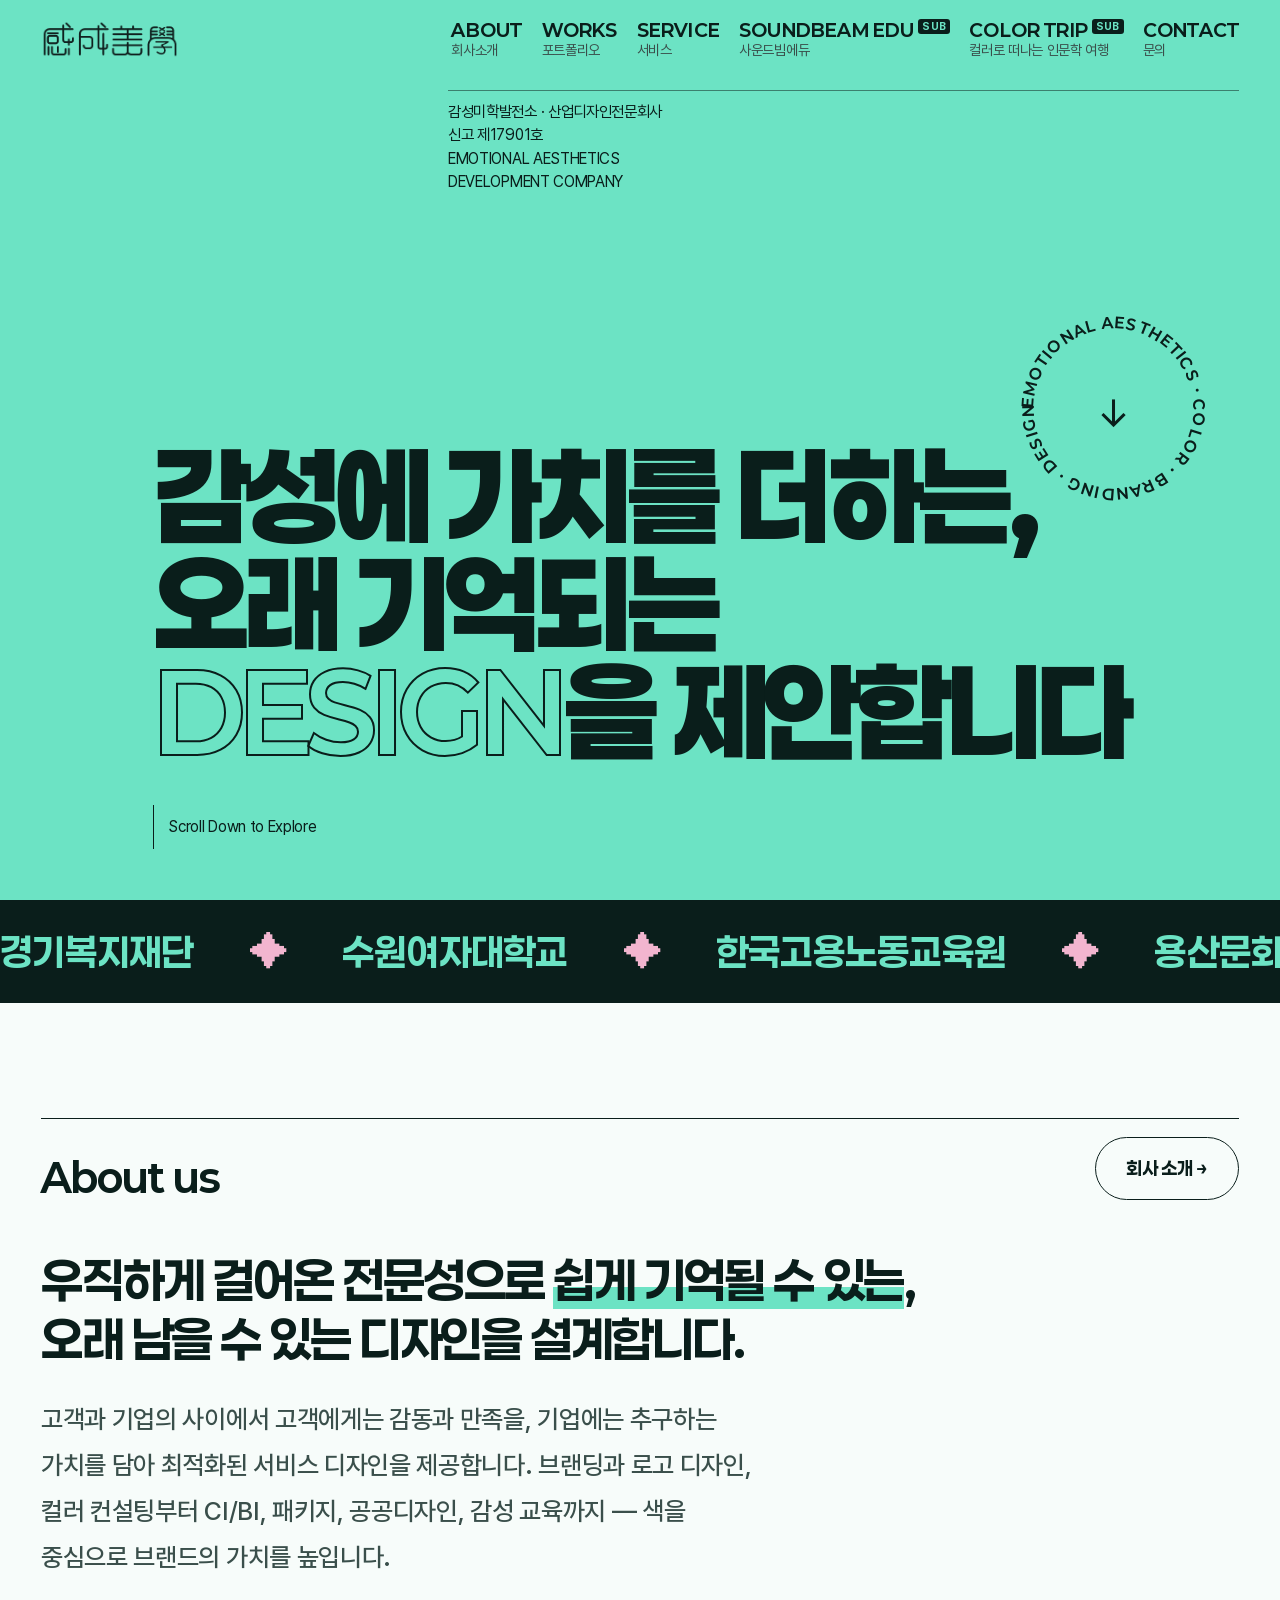
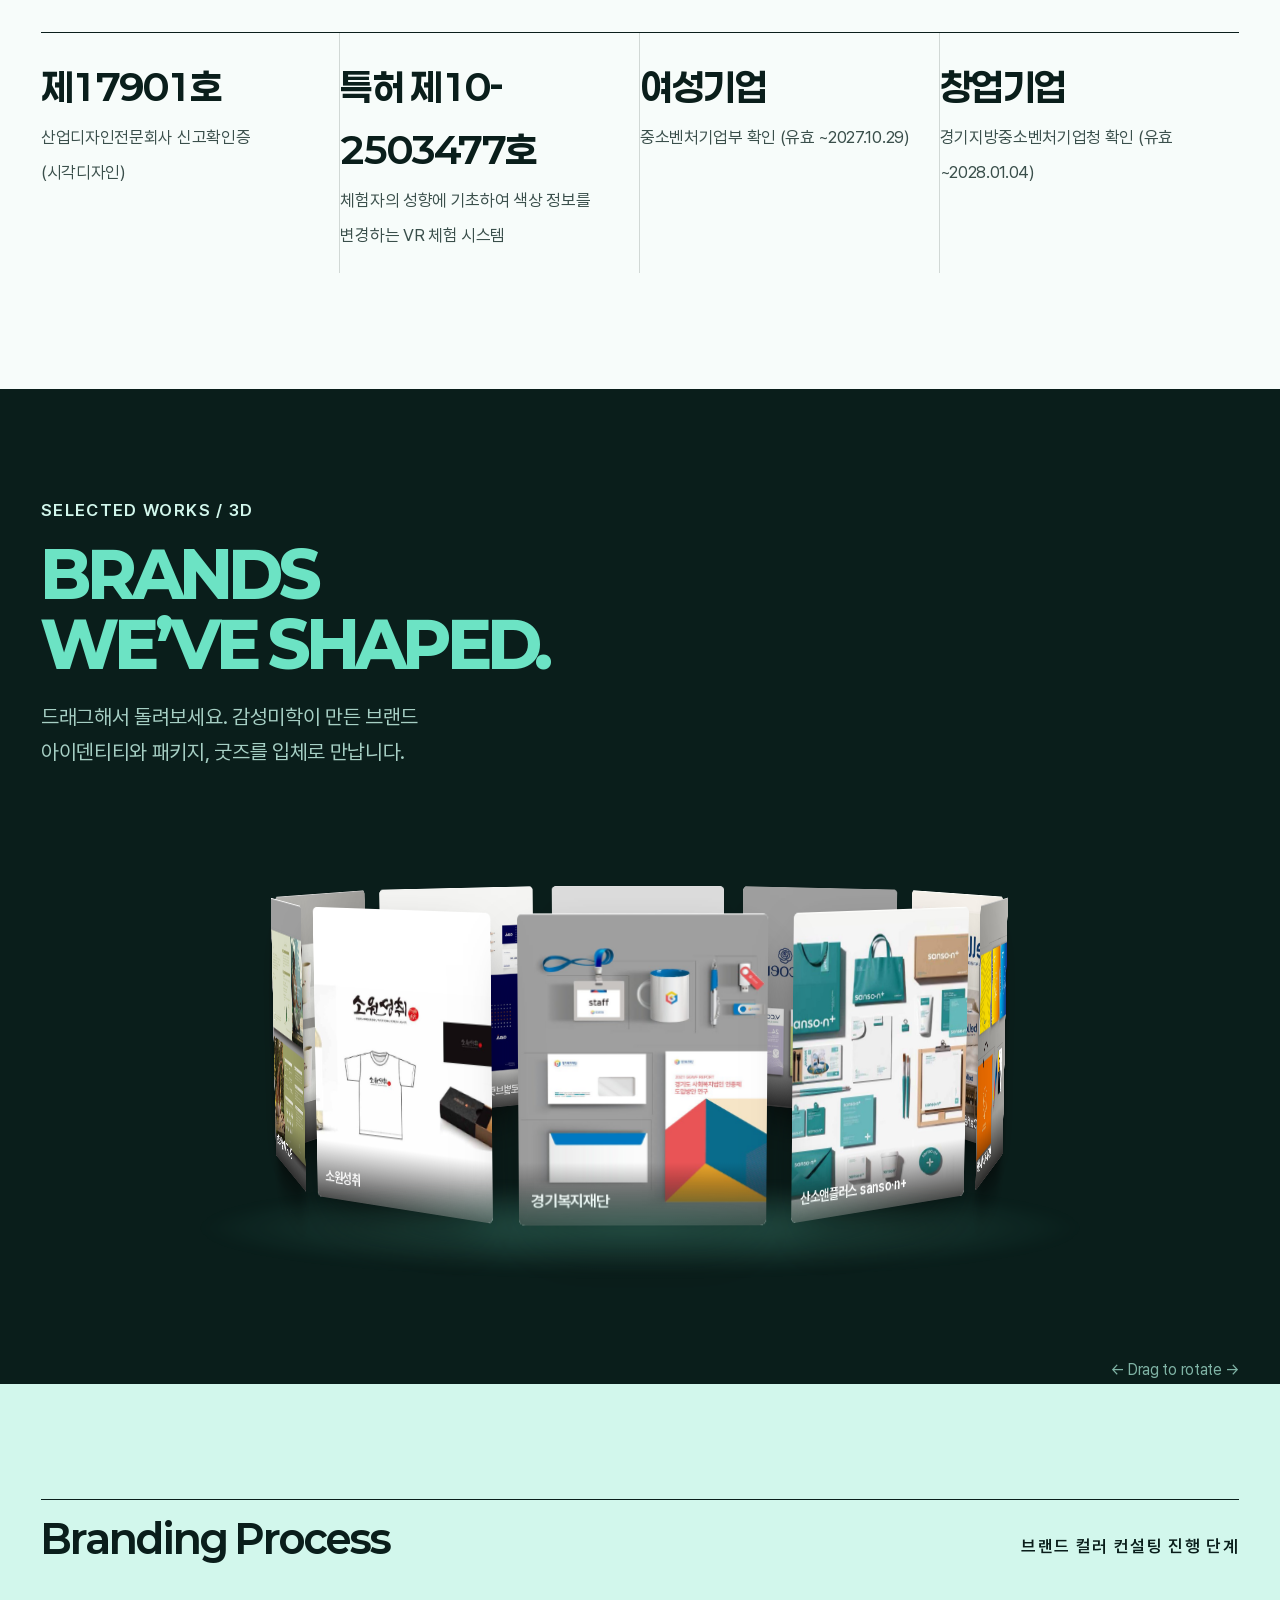
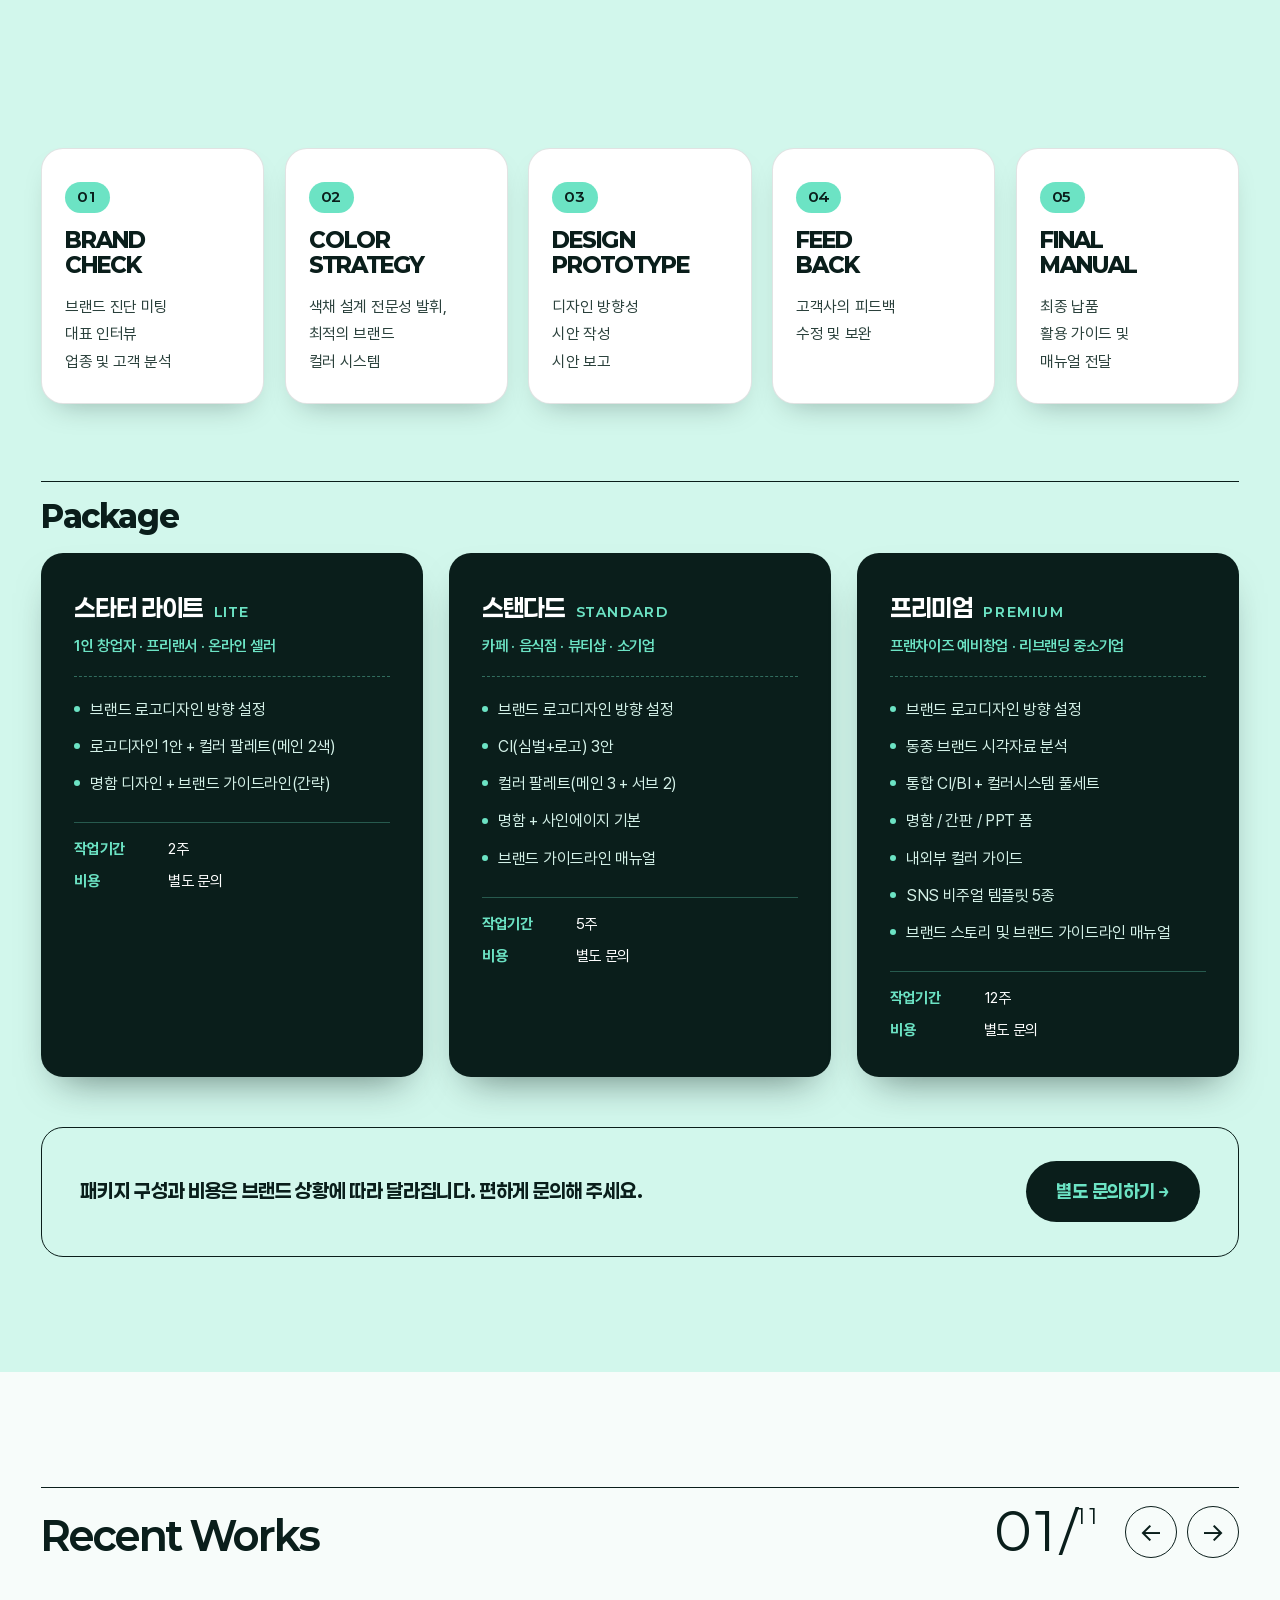
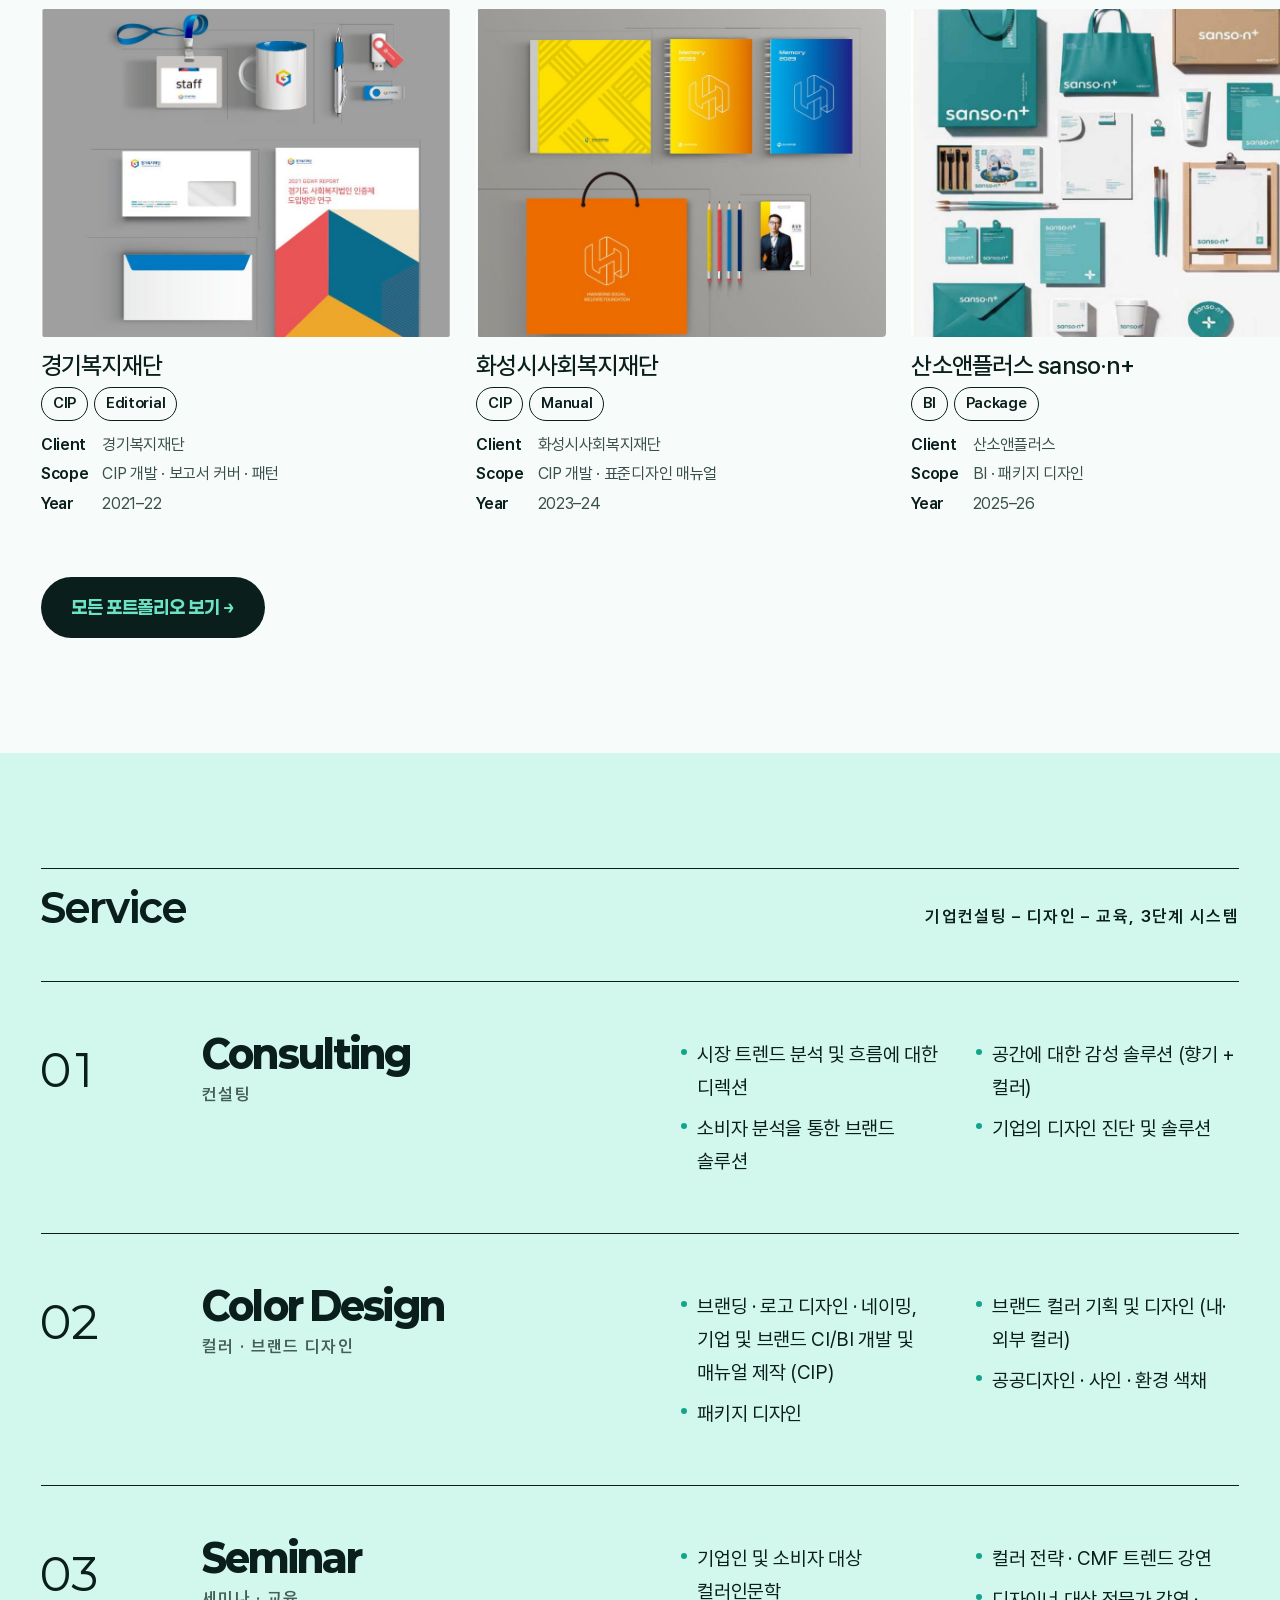
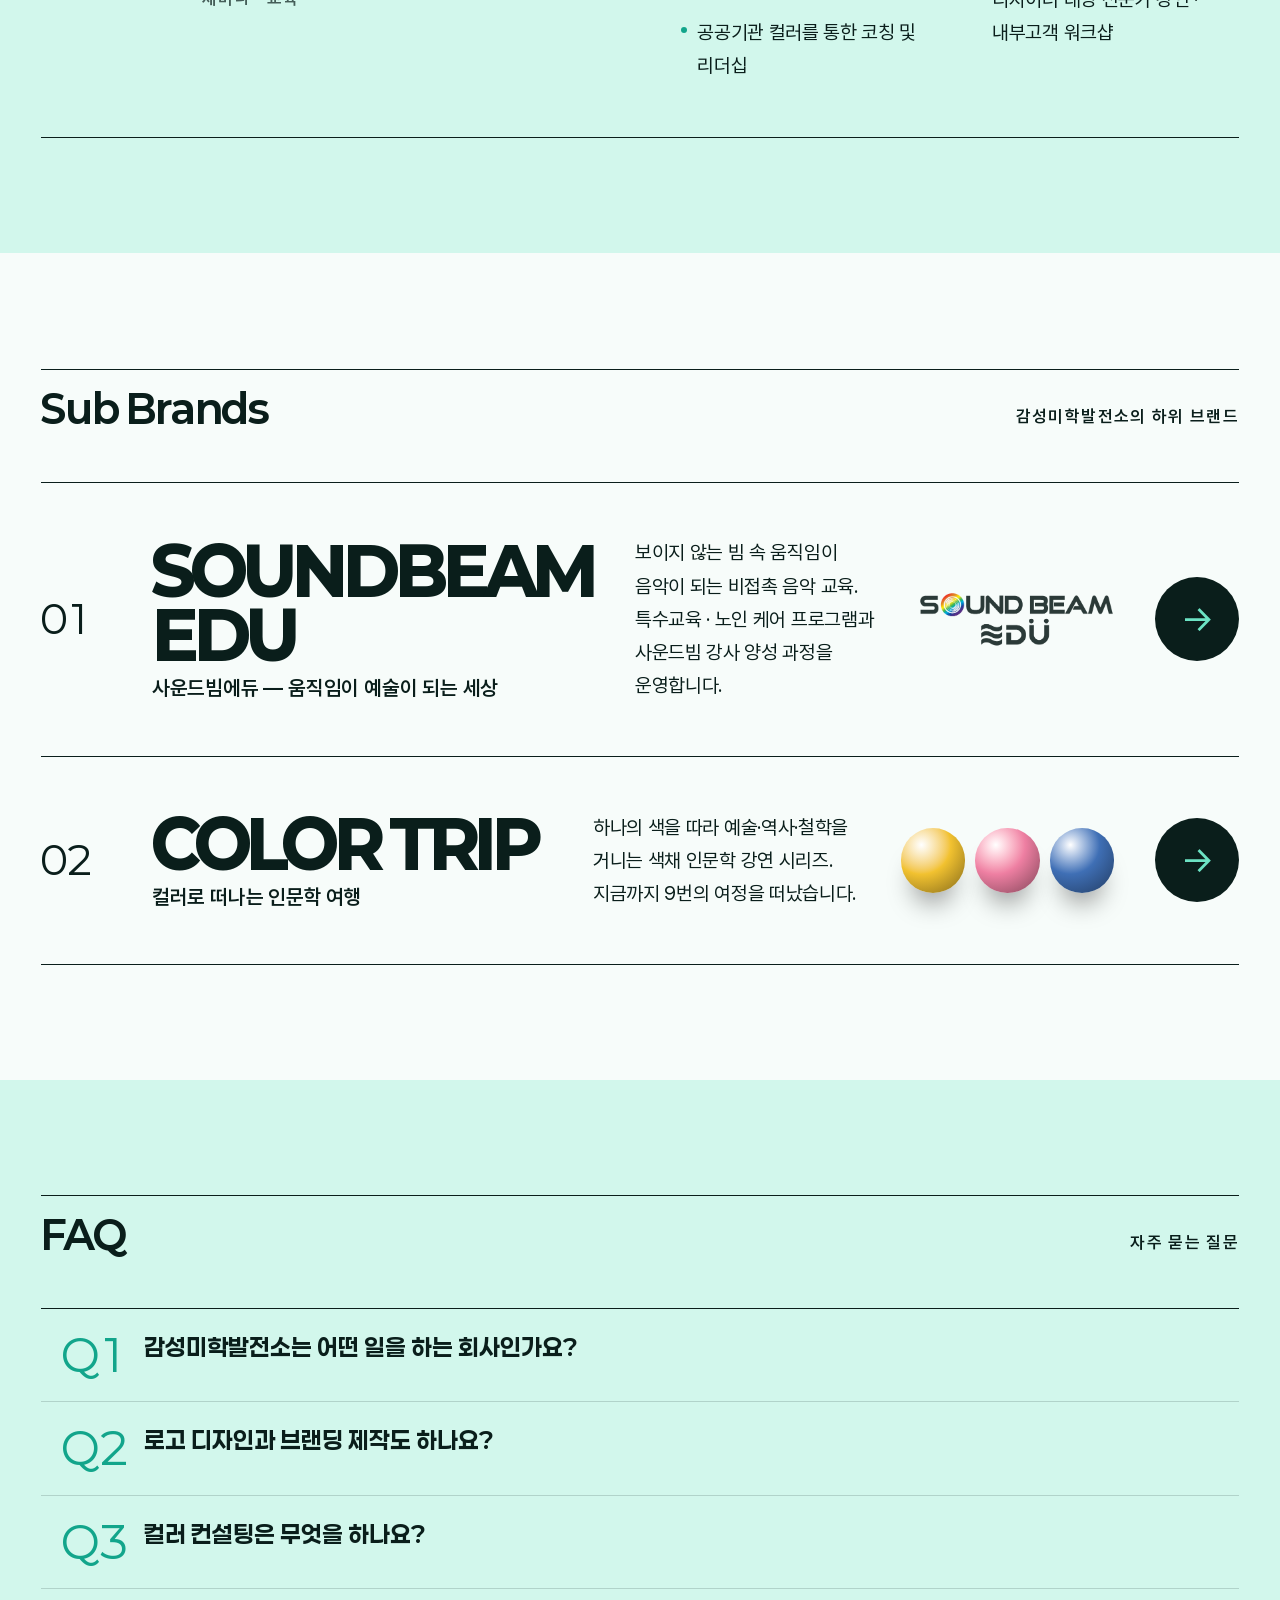
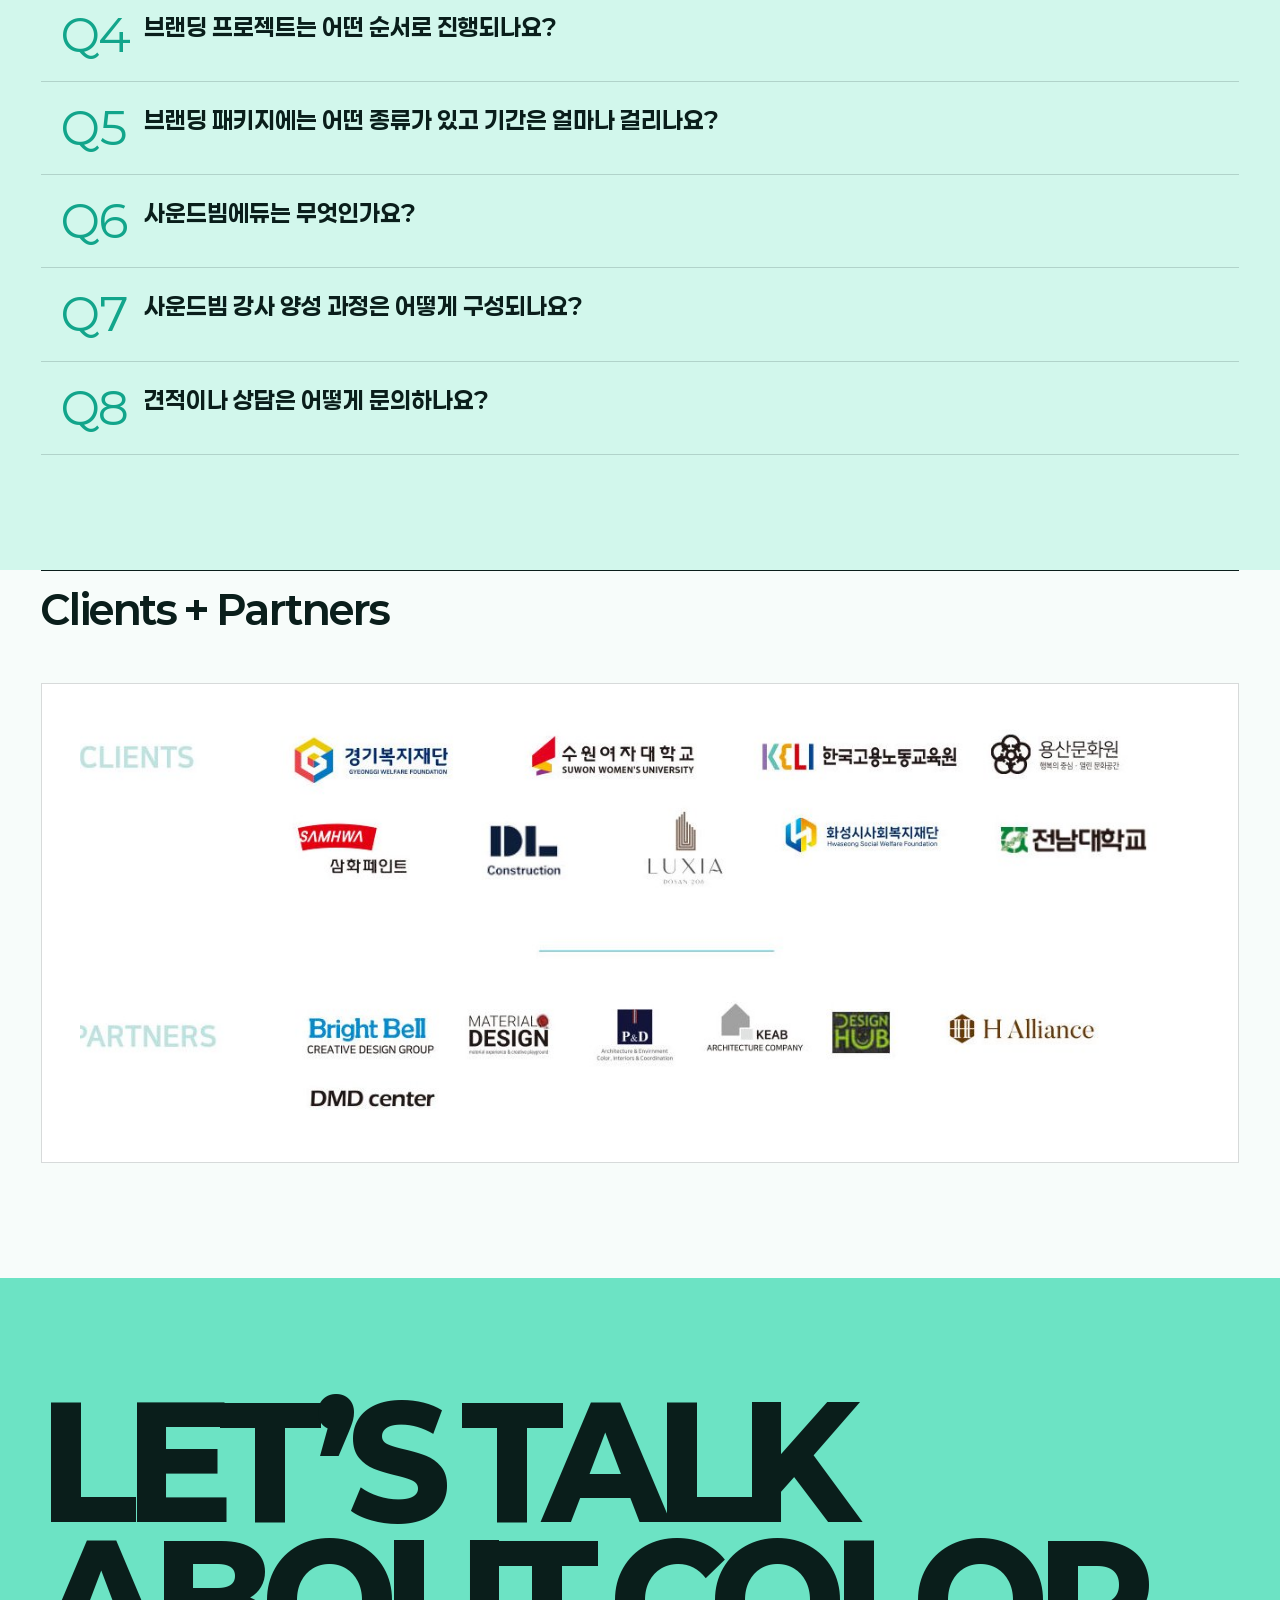
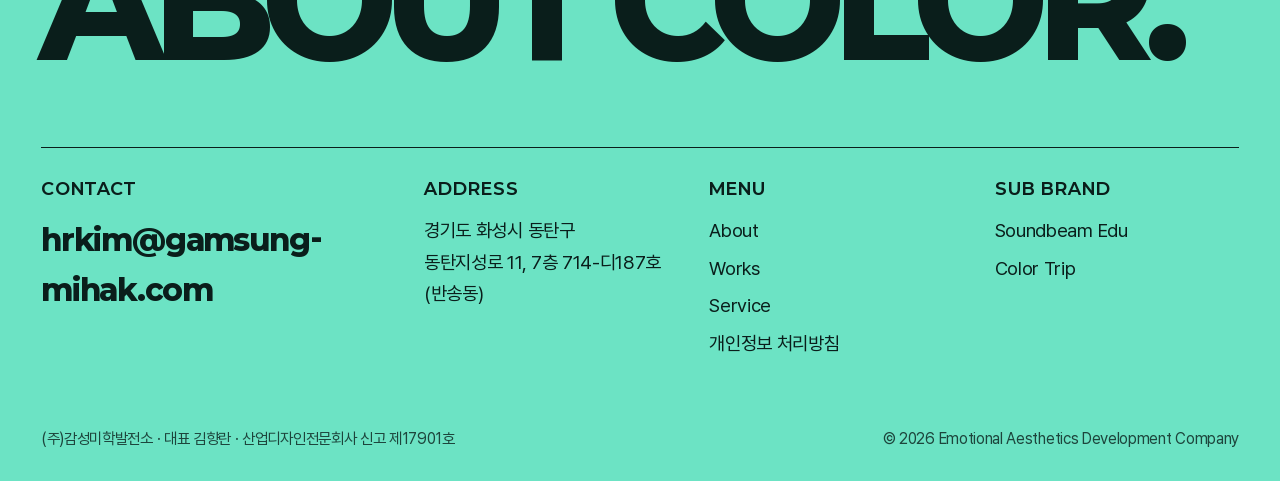
<file: docs/index.html>
<!doctype html>
<html lang="ko">
<head>
<meta charset="utf-8">
<meta name="viewport" content="width=device-width,initial-scale=1">
<title>브랜딩·로고디자인·컬러 컨설팅 | 감성미학발전소</title>
<meta name="description" content="브랜딩·로고디자인·컬러 컨설팅·CI/BI·패키지·공공디자인 전문 감성미학발전소 공식 홈페이지.">
<meta name="naver-site-verification" content="5e6feeb8485cbe134ee95d2a195031b61dd5c454" />
<meta name="theme-color" content="#6CE3C4">
<meta property="og:type" content="website">
<meta property="og:site_name" content="감성미학발전소">
<meta property="og:locale" content="ko_KR">
<meta property="og:title" content="감성미학발전소 | 감성에 가치를 더하는, 오래 기억되는 디자인">
<meta property="og:description" content="(주)감성미학발전소 — 브랜딩 · 로고디자인 · 컬러 컨설팅 · 공공디자인. 하위 브랜드 사운드빔에듀, 컬러로 떠나는 인문학 여행.">
<meta property="og:url" content="https://www.gamsung-mihak.com/">
<meta property="og:image" content="https://www.gamsung-mihak.com/img/og_home_v2.jpg">
<meta property="og:image:width" content="1200">
<meta property="og:image:height" content="630">
<meta name="twitter:card" content="summary_large_image">
<meta name="twitter:title" content="감성미학발전소 — 감성에 가치를 더하는, 오래 기억되는 디자인">
<meta name="twitter:description" content="(주)감성미학발전소 — 브랜딩 · 로고디자인 · 컬러 컨설팅 · 공공디자인. 하위 브랜드 사운드빔에듀, 컬러로 떠나는 인문학 여행.">
<meta name="twitter:image" content="https://www.gamsung-mihak.com/img/og_home_v2.jpg">
<link rel="canonical" href="https://www.gamsung-mihak.com/">
<meta name="keywords" content="감성미학발전소,브랜딩,로고디자인,로고 디자인,컬러,컬러 컨설팅,브랜드 컬러,색채,CI,BI,CIP,패키지 디자인,공공디자인,네이밍,동탄 브랜딩,화성 디자인,컬러로 떠나는 인문학 여행,사운드빔에듀">
<meta name="author" content="(주)감성미학발전소">
<script type="application/ld+json">
{"@context":"https://schema.org","@type":"Organization","name":"감성미학발전소","alternateName":["(주)감성미학발전소","Emotional Aesthetics Development Company","감성미학"],"url":"https://www.gamsung-mihak.com/","logo":"https://www.gamsung-mihak.com/img/logo.png","image":"https://www.gamsung-mihak.com/img/og_home_v2.jpg","description":"브랜딩, 로고 디자인, 컬러 컨설팅, 공공디자인, 감성 교육 콘텐츠를 만드는 디자인 회사","knowsAbout":["브랜딩","로고 디자인","컬러 컨설팅","브랜드 컬러","CI/BI","패키지 디자인","공공디자인","색채 인문학","사운드빔 음악 교육"],"founder":{"@type":"Person","name":"김향란"},"email":"hrkim@gamsung-mihak.com","address":{"@type":"PostalAddress","addressCountry":"KR","addressRegion":"경기도","addressLocality":"화성시","streetAddress":"동탄지성로 11, 7층 714-디187호"}}
</script>
<script type="application/ld+json">
{"@context":"https://schema.org","@type":"WebSite","name":"감성미학발전소","alternateName":"Emotional Aesthetics Development Company","url":"https://www.gamsung-mihak.com/","inLanguage":"ko"}
</script>
<script type="application/ld+json">
{"@context":"https://schema.org","@type":"FAQPage","mainEntity":[{"@type":"Question","name":"감성미학발전소는 어떤 일을 하는 회사인가요?","acceptedAnswer":{"@type":"Answer","text":"브랜딩, 로고 디자인, 컬러 컨설팅, 기업·브랜드 CI/BI 개발, 패키지 디자인, 공공디자인·환경 색채, 컬러 인문학 세미나를 하는 디자인 회사입니다. 하위 브랜드로 비접촉 음악 교육 사운드빔에듀와 색채 인문학 강연 시리즈 ‘컬러로 떠나는 인문학 여행’을 운영합니다."}},{"@type":"Question","name":"로고 디자인과 브랜딩 제작도 하나요?","acceptedAnswer":{"@type":"Answer","text":"네. 스타터 라이트는 로고디자인 1안과 컬러 팔레트, 스탠다드는 CI(심벌+로고) 3안과 명함·사인에이지, 프리미엄은 통합 CI/BI와 컬러시스템 풀세트까지 제작합니다. 네이밍, 패키지, 가이드라인 매뉴얼도 함께 진행합니다."}},{"@type":"Question","name":"컬러 컨설팅은 무엇을 하나요?","acceptedAnswer":{"@type":"Answer","text":"시장·소비자 분석을 바탕으로 브랜드에 맞는 컬러 시스템을 설계하고, 로고·패키지·공간 등 내·외부에 쓰이는 컬러를 기획합니다. 브랜딩 프로젝트의 두 번째 단계인 COLOR STRATEGY에서 진행합니다."}},{"@type":"Question","name":"브랜딩 프로젝트는 어떤 순서로 진행되나요?","acceptedAnswer":{"@type":"Answer","text":"BRAND CHECK(브랜드 진단 미팅·대표 인터뷰·업종 및 고객 분석), COLOR STRATEGY(브랜드 컬러 시스템 설계), DESIGN PROTOTYPE(디자인 방향성·시안 작성·보고), FEED BACK(고객사 피드백 반영), FINAL MANUAL(최종 납품과 활용 가이드·매뉴얼 전달)의 5단계로 진행합니다."}},{"@type":"Question","name":"브랜딩 패키지에는 어떤 종류가 있고 기간은 얼마나 걸리나요?","acceptedAnswer":{"@type":"Answer","text":"스타터 라이트(약 2주, 1인 창업자·프리랜서·온라인 셀러), 스탠다드(약 5주, 카페·음식점·뷰티샵·소기업), 프리미엄(약 12주, 프랜차이즈 예비창업·리브랜딩 중소기업)이 있습니다. 비용은 브랜드 상황에 따라 달라 별도 문의로 안내해 드립니다."}},{"@type":"Question","name":"사운드빔에듀는 무엇인가요?","acceptedAnswer":{"@type":"Answer","text":"센서가 감지하는 보이지 않는 빔 속에서 몸의 움직임이 소리와 음악이 되는 비접촉 음악 교육입니다. 특수교육(12주)과 노인 케어(8주) 프로그램을 운영합니다."}},{"@type":"Question","name":"사운드빔 강사 양성 과정은 어떻게 구성되나요?","acceptedAnswer":{"@type":"Answer","text":"2급(보조 강사), 1급(독립 강사), 지도강사의 3단계로 구성합니다. 민간자격 등록 절차를 준비 중이며, 교육 일정과 모집은 문의로 안내해 드립니다."}},{"@type":"Question","name":"견적이나 상담은 어떻게 문의하나요?","acceptedAnswer":{"@type":"Answer","text":"각 페이지의 ‘문의하기’ 창에 성명, 연락처, 메일주소, 문의사항을 남기시면 회사 메일로 전달되며, 확인 후 연락드립니다. 이메일 hrkim@gamsung-mihak.com으로도 문의하실 수 있습니다."}}]}
</script>
<link rel="icon" href="favicon.ico" sizes="48x48">
<link rel="icon" type="image/png" href="favicon-48.png" sizes="48x48">
<link rel="apple-touch-icon" href="apple-touch-icon.png">
<link rel="stylesheet" href="style.css?v=13">
</head>
<body data-page="home">
<div id="site-header"><nav aria-label="주 메뉴"><a href="index.html">감성미학발전소 홈</a> · <a href="about.html">회사소개</a> · <a href="works.html">포트폴리오</a> · <a href="index.html#service">서비스</a> · <a href="soundbeam.html">사운드빔에듀</a> · <a href="colortrip.html">컬러로 떠나는 인문학 여행</a></nav></div>

<main>
<!-- HERO -->
<section class="hero">
  <div class="topline"></div>
  <div class="tag">감성미학발전소 · 산업디자인전문회사 신고 제17901호<br>EMOTIONAL AESTHETICS DEVELOPMENT COMPANY</div>
  <div class="badge" aria-hidden="true">
    <svg viewBox="0 0 200 200"><defs><path id="cp" d="M100,100 m-78,0 a78,78 0 1,1 156,0 a78,78 0 1,1 -156,0"/></defs>
      <text><textPath href="#cp">EMOTIONAL AESTHETICS · COLOR · BRANDING · DESIGN · </textPath></text></svg>
    <div class="c">↓</div>
  </div>
  <div class="wrap">
    <h1><span>감성에 가치를 더하는,</span><span>오래 기억되는</span><span><b class="o">DESIGN</b>을 제안합니다</span></h1>
    <div class="scrollcue"><i></i><span>Scroll Down to Explore</span></div>
  </div>
</section>

<!-- CLIENT MARQUEE -->
<div class="marquee" aria-label="주요 클라이언트"><div>
  <span>경기복지재단</span><span>수원여자대학교</span><span>한국고용노동교육원</span><span>용산문화재단</span><span>삼화페인트</span><span>DL건설</span><span>화성시사회복지재단</span><span>전남대학교</span><span>LUXIA</span>
  <span>경기복지재단</span><span>수원여자대학교</span><span>한국고용노동교육원</span><span>용산문화재단</span><span>삼화페인트</span><span>DL건설</span><span>화성시사회복지재단</span><span>전남대학교</span><span>LUXIA</span>
</div></div>

<!-- ABOUT -->
<section class="sec" id="about-teaser">
  <div class="wrap">
    <div class="sec-head"><h2>About us</h2><a class="btn line" href="about.html">회사 소개 →</a></div>
    <div class="about-grid" style="grid-template-columns:1fr">
      <div>
        <p class="statement rv">우직하게 걸어온 전문성으로 <em>쉽게 기억될 수 있는</em>,<br class="br-d"> 오래 남을 수 있는 디자인을 설계합니다.</p>
        <p class="big-p rv" style="margin-top:28px;max-width:720px;color:var(--ink-2)">고객과 기업의 사이에서 고객에게는 감동과 만족을, 기업에는 추구하는 가치를 담아 최적화된 서비스 디자인을 제공합니다. 브랜딩과 로고 디자인, 컬러 컨설팅부터 CI/BI, 패키지, 공공디자인, 감성 교육까지 — 색을 중심으로 브랜드의 가치를&nbsp;높입니다.</p>
      </div>
    </div>
    <div class="facts">
      <div><b>제17901호</b><span>산업디자인전문회사 신고확인증 (시각디자인)</span></div>
      <div><b>특허 제10-2503477호</b><span>체험자의 성향에 기초하여 색상 정보를 변경하는 VR 체험 시스템</span></div>
      <div><b>여성기업</b><span>중소벤처기업부 확인 (유효 ~2027.10.29)</span></div>
      <div><b>창업기업</b><span>경기지방중소벤처기업청 확인 (유효 ~2028.01.04)</span></div>
    </div>
  </div>
</section>

<!-- 3D RING -->
<section class="ring-sec" aria-label="포트폴리오 3D 갤러리">
  <div class="wrap">
    <span class="eyebrow">Selected Works / 3D</span>
    <h2 style="margin-top:14px">BRANDS<br>WE’VE SHAPED.</h2>
    <p>드래그해서 돌려보세요. 감성미학이 만든 브랜드 아이덴티티와 패키지, 굿즈를 입체로 만납니다.</p>
  </div>
  <div class="ring-wrap"><div class="ring" id="ring"></div><div class="ring-floor"></div></div>
  <span class="hint">← Drag to rotate →</span>
</section>

<!-- Branding Process -->
<section class="sec" id="process" style="background:var(--mint-l)">
  <div class="wrap">
    <div class="sec-head"><h2>Branding Process</h2><span class="eyebrow">브랜드 컬러 컨설팅 진행 단계</span></div>
    <p class="big-p rv" style="max-width:820px">브랜드를 진단하는 것에서 시작해, 색채 전략과 디자인 시안, 피드백, 최종 매뉴얼 전달까지 <b>5단계</b>로 함께합니다.</p>
    <ol class="bp-steps">
      <li class="rv"><span class="bp-n">01</span><h3>BRAND<br>CHECK</h3><p>브랜드 진단 미팅<br>대표 인터뷰<br>업종 및 고객 분석</p></li>
      <li class="rv" style="--d:.06s"><span class="bp-n">02</span><h3>COLOR<br>STRATEGY</h3><p>색채 설계 전문성 발휘,<br>최적의 브랜드<br>컬러 시스템</p></li>
      <li class="rv" style="--d:.12s"><span class="bp-n">03</span><h3>DESIGN<br>PROTOTYPE</h3><p>디자인 방향성<br>시안 작성<br>시안 보고</p></li>
      <li class="rv" style="--d:.18s"><span class="bp-n">04</span><h3>FEED<br>BACK</h3><p>고객사의 피드백<br>수정 및 보완</p></li>
      <li class="rv" style="--d:.24s"><span class="bp-n">05</span><h3>FINAL<br>MANUAL</h3><p>최종 납품<br>활용 가이드 및<br>매뉴얼 전달</p></li>
    </ol>

    <h3 class="bp-sub rv">Package</h3>
    <div class="bp-pk">
      <article class="rv">
        <h4>스타터 라이트 <small>LITE</small></h4>
        <p class="bp-for">1인 창업자 · 프리랜서 · 온라인 셀러</p>
        <ul><li>브랜드 로고디자인 방향 설정</li><li>로고디자인 1안 + 컬러 팔레트(메인 2색)</li><li>명함 디자인 + 브랜드 가이드라인(간략)</li></ul>
        <dl><dt>작업기간</dt><dd>2주</dd><dt>비용</dt><dd>별도 문의</dd></dl>
      </article>
      <article class="rv" style="--d:.08s">
        <h4>스탠다드 <small>STANDARD</small></h4>
        <p class="bp-for">카페 · 음식점 · 뷰티샵 · 소기업</p>
        <ul><li>브랜드 로고디자인 방향 설정</li><li>CI(심벌+로고) 3안</li><li>컬러 팔레트(메인 3 + 서브 2)</li><li>명함 + 사인에이지 기본</li><li>브랜드 가이드라인 매뉴얼</li></ul>
        <dl><dt>작업기간</dt><dd>5주</dd><dt>비용</dt><dd>별도 문의</dd></dl>
      </article>
      <article class="rv" style="--d:.16s">
        <h4>프리미엄 <small>PREMIUM</small></h4>
        <p class="bp-for">프랜차이즈 예비창업 · 리브랜딩 중소기업</p>
        <ul><li>브랜드 로고디자인 방향 설정</li><li>동종 브랜드 시각자료 분석</li><li>통합 CI/BI + 컬러시스템 풀세트</li><li>명함 / 간판 / PPT 폼</li><li>내외부 컬러 가이드</li><li>SNS 비주얼 템플릿 5종</li><li>브랜드 스토리 및 브랜드 가이드라인 매뉴얼</li></ul>
        <dl><dt>작업기간</dt><dd>12주</dd><dt>비용</dt><dd>별도 문의</dd></dl>
      </article>
    </div>
    <p class="bp-cta rv"><span>패키지 구성과 비용은 브랜드 상황에 따라 달라집니다. 편하게 문의해 주세요.</span><a class="btn ink" href="index.html#contact" data-inq data-inq-title="브랜딩 문의">별도 문의하기 →</a></p>
  </div>
</section>

<!-- RECENT WORKS -->
<section class="sec">
  <div class="wrap">
    <div class="sec-head"><h2>Recent Works</h2>
      <div style="display:flex;align-items:center;gap:26px"><div class="counter"><span id="cur">01</span>/<sup id="tot">10</sup></div><div class="ctrl"><button class="circ" id="prev" aria-label="이전">←</button><button class="circ" id="next" aria-label="다음">→</button></div></div></div>
    <div class="slider" id="slider"></div>
    <div style="margin-top:40px"><a class="btn" href="works.html">모든 포트폴리오 보기 →</a></div>
  </div>
</section>

<!-- SERVICE -->
<section class="sec" id="service" style="background:var(--mint-l)">
  <div class="wrap">
    <div class="sec-head" style="border-color:var(--ink)"><h2>Service</h2><span class="eyebrow">기업컨설팅 – 디자인 – 교육, 3단계 시스템</span></div>
    <div class="svc">
      <div class="svc-row rv"><span class="n">01</span><h3>Consulting<small>컨설팅</small></h3>
        <ul><li>시장 트렌드 분석 및 흐름에 대한 디렉션</li><li>소비자 분석을 통한 브랜드 솔루션</li><li>공간에 대한 감성 솔루션 (향기 + 컬러)</li><li>기업의 디자인 진단 및 솔루션</li></ul></div>
      <div class="svc-row rv"><span class="n">02</span><h3>Color Design<small>컬러 · 브랜드 디자인</small></h3>
        <ul><li>브랜딩 · 로고 디자인 · 네이밍, 기업 및 브랜드 CI/BI 개발 및 매뉴얼 제작 (CIP)</li><li>패키지 디자인</li><li>브랜드 컬러 기획 및 디자인 (내·외부 컬러)</li><li>공공디자인 · 사인 · 환경 색채</li></ul></div>
      <div class="svc-row rv"><span class="n">03</span><h3>Seminar<small>세미나 · 교육</small></h3>
        <ul><li>기업인 및 소비자 대상 컬러인문학</li><li>공공기관 컬러를 통한 코칭 및 리더십</li><li>컬러 전략 · CMF 트렌드 강연</li><li>디자이너 대상 전문가 강연 · 내부고객 워크샵</li></ul></div>
    </div>
  </div>
</section>

<!-- SUB BRANDS -->
<section class="sec" id="subs">
  <div class="wrap">
    <div class="sec-head"><h2>Sub Brands</h2><span class="eyebrow">감성미학발전소의 하위 브랜드</span></div>
    <div class="subs">
      <a class="sub-row rv" href="soundbeam.html">
        <span class="n">01</span>
        <h3>Soundbeam Edu<small>사운드빔에듀 — 움직임이 예술이 되는 세상</small></h3>
        <p>보이지 않는 빔 속 움직임이 음악이 되는 비접촉 음악 교육. 특수교육 · 노인 케어 프로그램과 사운드빔 강사 양성 과정을 운영합니다.</p>
        <img class="sb-logo-img sm" src="img/logo_sb.png" alt="SOUND BEAM EDU">
        <span class="go">→</span>
      </a>
      <a class="sub-row rv" href="colortrip.html">
        <span class="n">02</span>
        <h3>Color Trip<small>컬러로 떠나는 인문학 여행</small></h3>
        <p>하나의 색을 따라 예술·역사·철학을 거니는 색채 인문학 강연 시리즈. 지금까지 9번의 여정을 떠났습니다.</p>
        <div class="sub-thumbs" aria-hidden="true"><i style="--c:#F2C230"></i><i style="--c:#EE7FA2"></i><i style="--c:#3F6FB5"></i></div>
        <span class="go">→</span>
      </a>
    </div>
  </div>
</section>

<!-- FAQ -->
<section class="sec" id="faq" style="background:var(--mint-l)">
  <div class="wrap">
    <div class="sec-head"><h2>FAQ</h2><span class="eyebrow">자주 묻는 질문</span></div>
    <div class="units" style="grid-template-columns:1fr">
      <div class="unit rv" style="border-right:0"><button aria-expanded="false"><span class="no">Q1</span><span><b>감성미학발전소는 어떤 일을 하는 회사인가요?</b></span></button><ul class="ex"><li>브랜딩, 로고 디자인, 컬러 컨설팅, 기업·브랜드 CI/BI 개발, 패키지 디자인, 공공디자인·환경 색채, 컬러 인문학 세미나를 하는 디자인 회사입니다. 하위 브랜드로 비접촉 음악 교육 사운드빔에듀와 색채 인문학 강연 시리즈 ‘컬러로 떠나는 인문학 여행’을 운영합니다.</li></ul></div>
      <div class="unit rv" style="border-right:0"><button aria-expanded="false"><span class="no">Q2</span><span><b>로고 디자인과 브랜딩 제작도 하나요?</b></span></button><ul class="ex"><li>네. 스타터 라이트는 로고디자인 1안과 컬러 팔레트, 스탠다드는 CI(심벌+로고) 3안과 명함·사인에이지, 프리미엄은 통합 CI/BI와 컬러시스템 풀세트까지 제작합니다. 네이밍, 패키지, 가이드라인 매뉴얼도 함께 진행합니다.</li></ul></div>
      <div class="unit rv" style="border-right:0"><button aria-expanded="false"><span class="no">Q3</span><span><b>컬러 컨설팅은 무엇을 하나요?</b></span></button><ul class="ex"><li>시장·소비자 분석을 바탕으로 브랜드에 맞는 컬러 시스템을 설계하고, 로고·패키지·공간 등 내·외부에 쓰이는 컬러를 기획합니다. 브랜딩 프로젝트의 두 번째 단계인 COLOR STRATEGY에서 진행합니다.</li></ul></div>
      <div class="unit rv" style="border-right:0"><button aria-expanded="false"><span class="no">Q4</span><span><b>브랜딩 프로젝트는 어떤 순서로 진행되나요?</b></span></button><ul class="ex"><li>BRAND CHECK(브랜드 진단 미팅·대표 인터뷰·업종 및 고객 분석), COLOR STRATEGY(브랜드 컬러 시스템 설계), DESIGN PROTOTYPE(디자인 방향성·시안 작성·보고), FEED BACK(고객사 피드백 반영), FINAL MANUAL(최종 납품과 활용 가이드·매뉴얼 전달)의 5단계로 진행합니다.</li></ul></div>
      <div class="unit rv" style="border-right:0"><button aria-expanded="false"><span class="no">Q5</span><span><b>브랜딩 패키지에는 어떤 종류가 있고 기간은 얼마나 걸리나요?</b></span></button><ul class="ex"><li>스타터 라이트(약 2주, 1인 창업자·프리랜서·온라인 셀러), 스탠다드(약 5주, 카페·음식점·뷰티샵·소기업), 프리미엄(약 12주, 프랜차이즈 예비창업·리브랜딩 중소기업)이 있습니다. 비용은 브랜드 상황에 따라 달라 별도 문의로 안내해 드립니다.</li></ul></div>
      <div class="unit rv" style="border-right:0"><button aria-expanded="false"><span class="no">Q6</span><span><b>사운드빔에듀는 무엇인가요?</b></span></button><ul class="ex"><li>센서가 감지하는 보이지 않는 빔 속에서 몸의 움직임이 소리와 음악이 되는 비접촉 음악 교육입니다. 특수교육(12주)과 노인 케어(8주) 프로그램을 운영합니다.</li></ul></div>
      <div class="unit rv" style="border-right:0"><button aria-expanded="false"><span class="no">Q7</span><span><b>사운드빔 강사 양성 과정은 어떻게 구성되나요?</b></span></button><ul class="ex"><li>2급(보조 강사), 1급(독립 강사), 지도강사의 3단계로 구성합니다. 민간자격 등록 절차를 준비 중이며, 교육 일정과 모집은 문의로 안내해 드립니다.</li></ul></div>
      <div class="unit rv" style="border-right:0"><button aria-expanded="false"><span class="no">Q8</span><span><b>견적이나 상담은 어떻게 문의하나요?</b></span></button><ul class="ex"><li>각 페이지의 ‘문의하기’ 창에 성명, 연락처, 메일주소, 문의사항을 남기시면 회사 메일로 전달되며, 확인 후 연락드립니다. 이메일 hrkim@gamsung-mihak.com으로도 문의하실 수 있습니다.</li></ul></div>
    </div>
  </div>
</section>

<!-- CLIENTS -->
<section class="sec" style="padding-top:0">
  <div class="wrap">
    <div class="sec-head"><h2>Clients + Partners</h2></div>
    <div class="clients-img rv"><img src="img/work/clients.jpg" alt="클라이언트 및 파트너사 로고" loading="lazy"></div>
  </div>
</section>
</main>

<div id="site-footer"><footer><p>(주)감성미학발전소 · 경기도 화성시 동탄구 동탄지성로 11, 7층 714-디187호 (반송동) · 이메일 hrkim@gamsung-mihak.com</p><p><a href="about.html">회사소개</a> · <a href="works.html">포트폴리오</a> · <a href="soundbeam.html">사운드빔에듀</a> · <a href="colortrip.html">컬러로 떠나는 인문학 여행</a> · <a href="privacy.html">개인정보 처리방침</a></p></footer></div>
<script src="main.js?v=10"></script>
<script src="inquiry.js?v=4"></script>
</body>
</html>
</file>
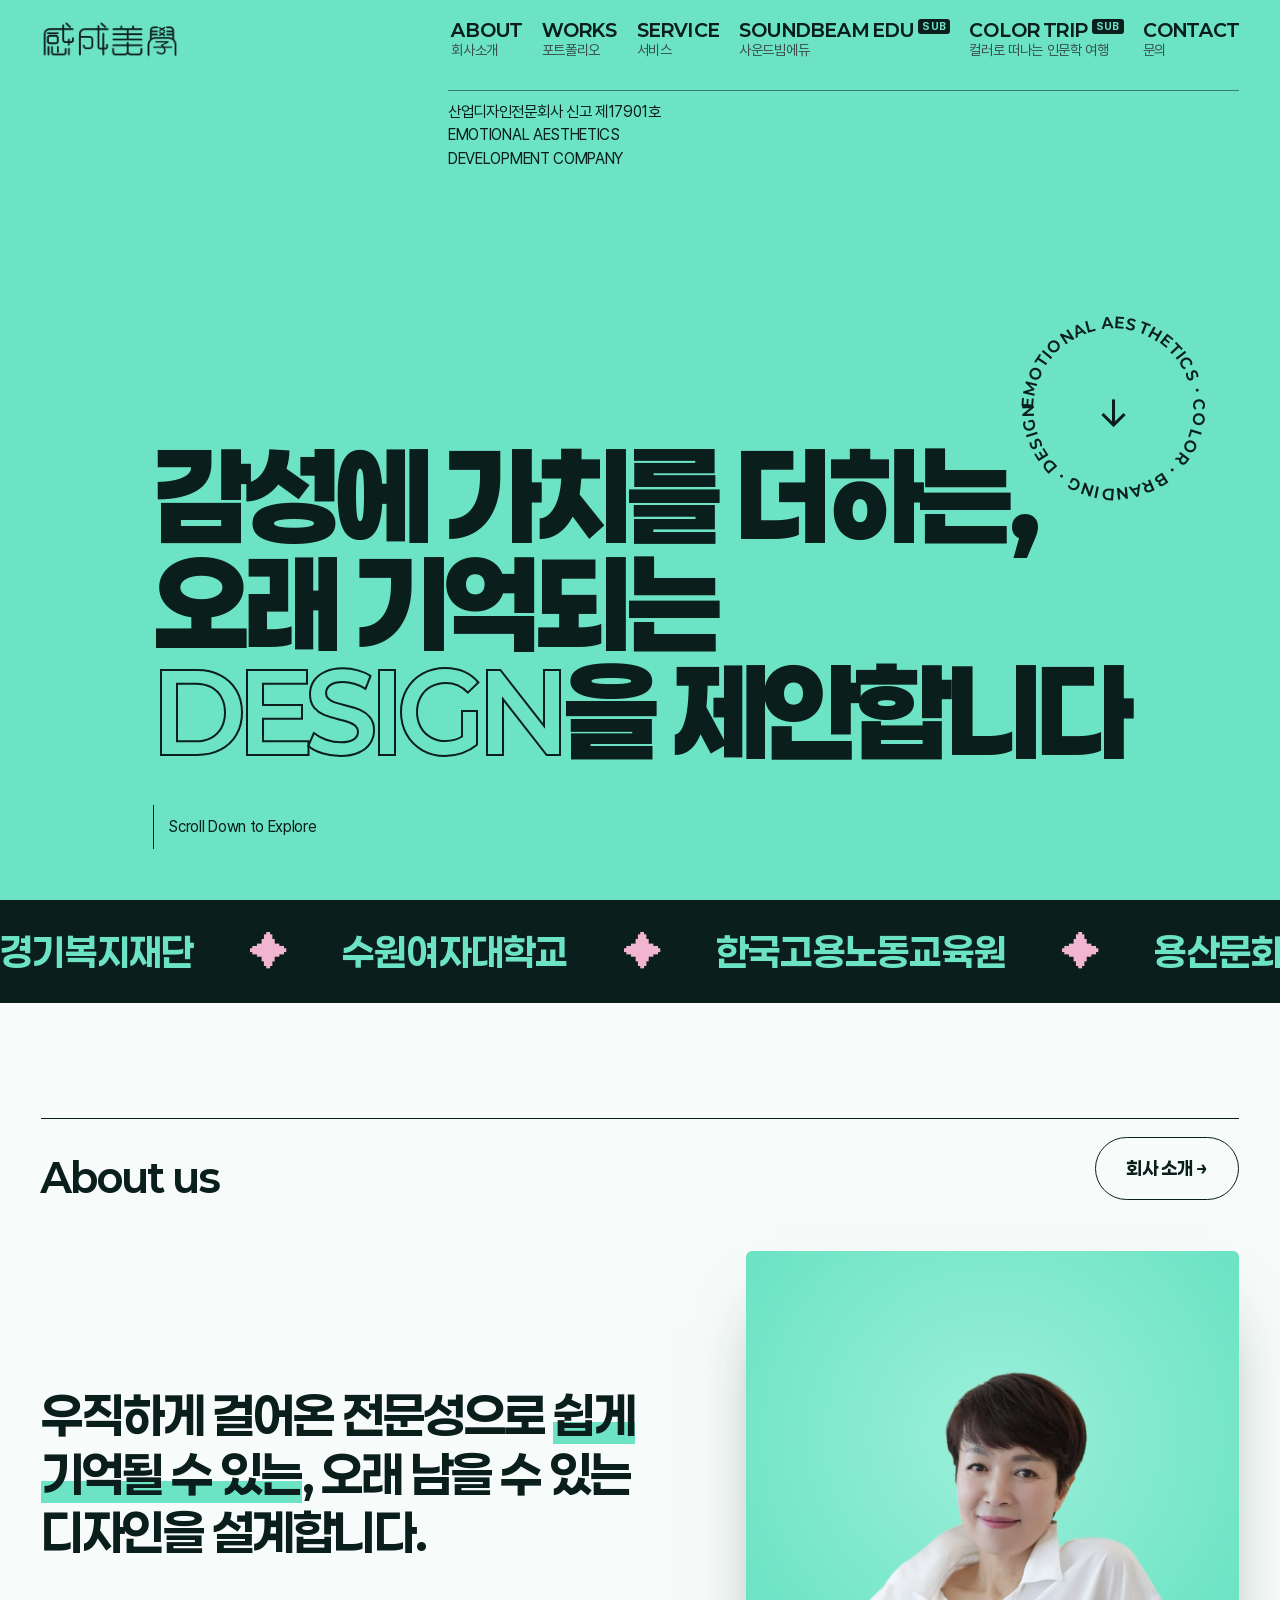
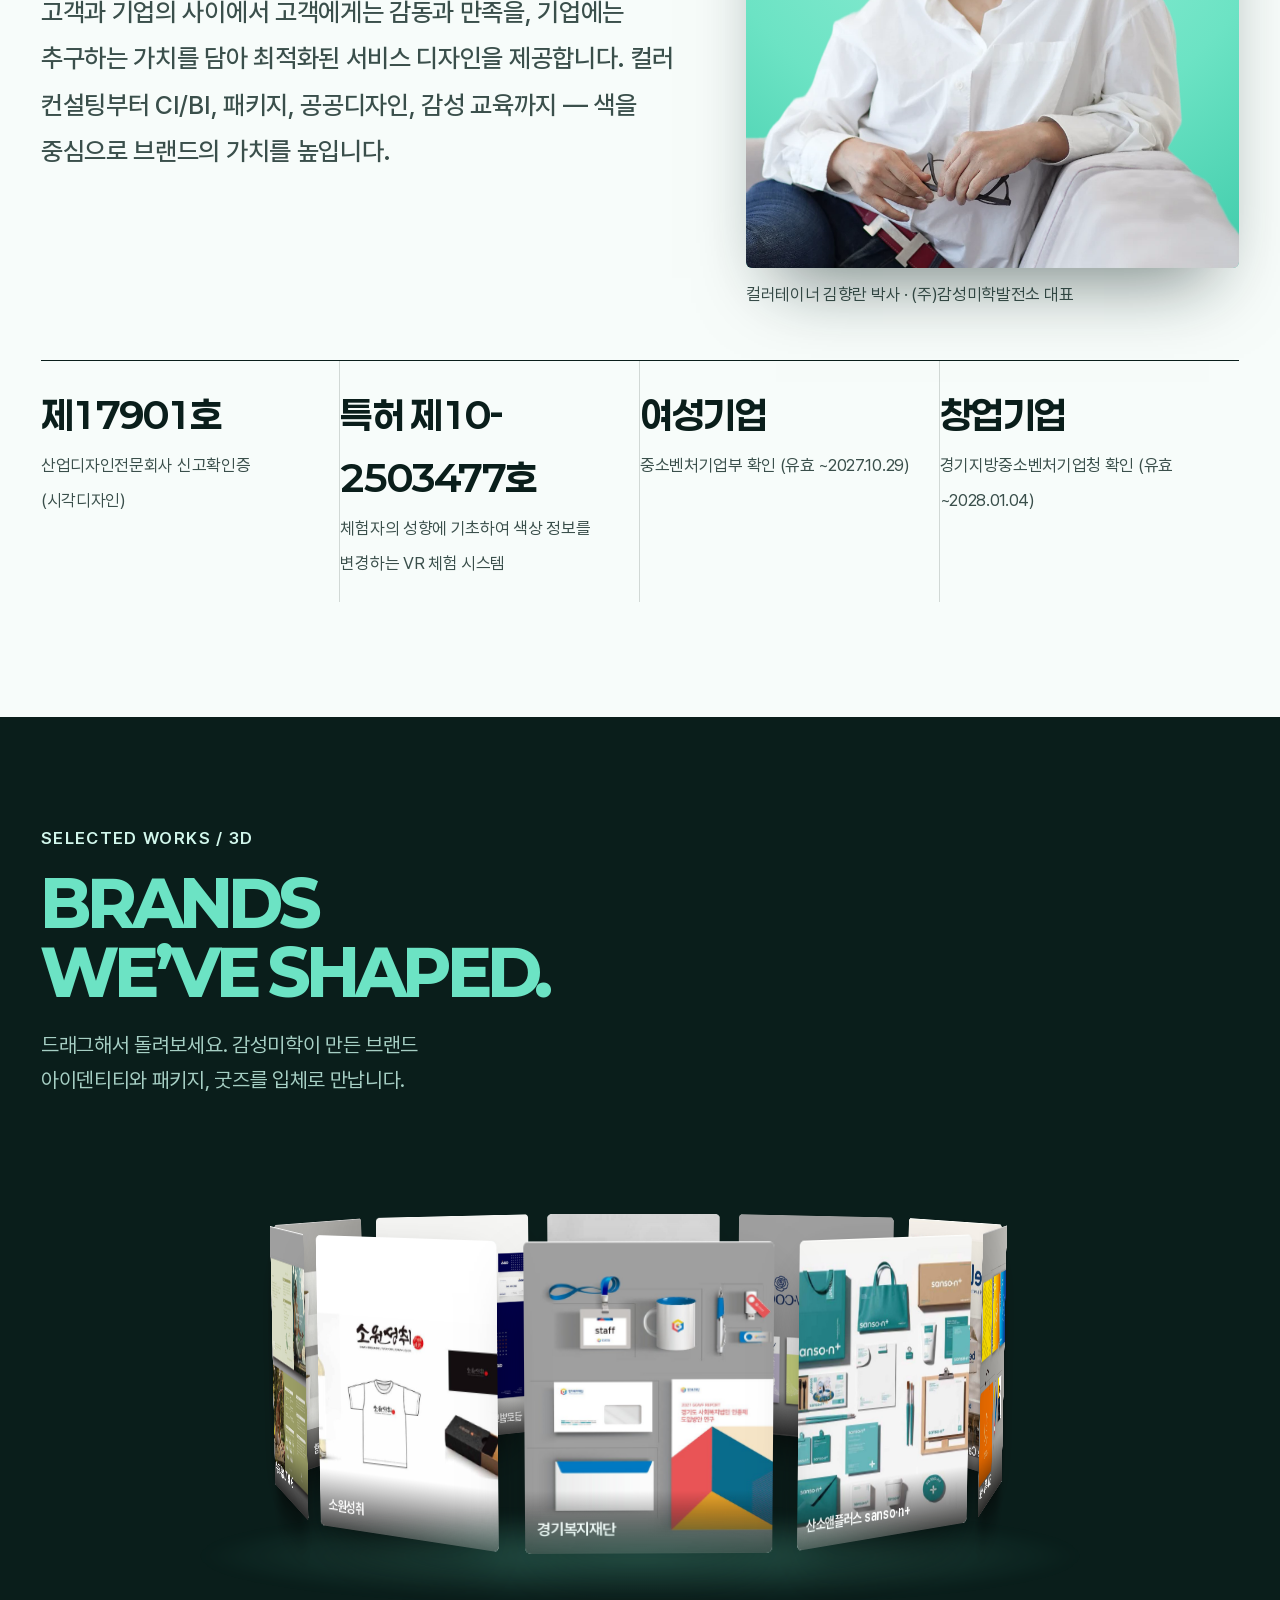
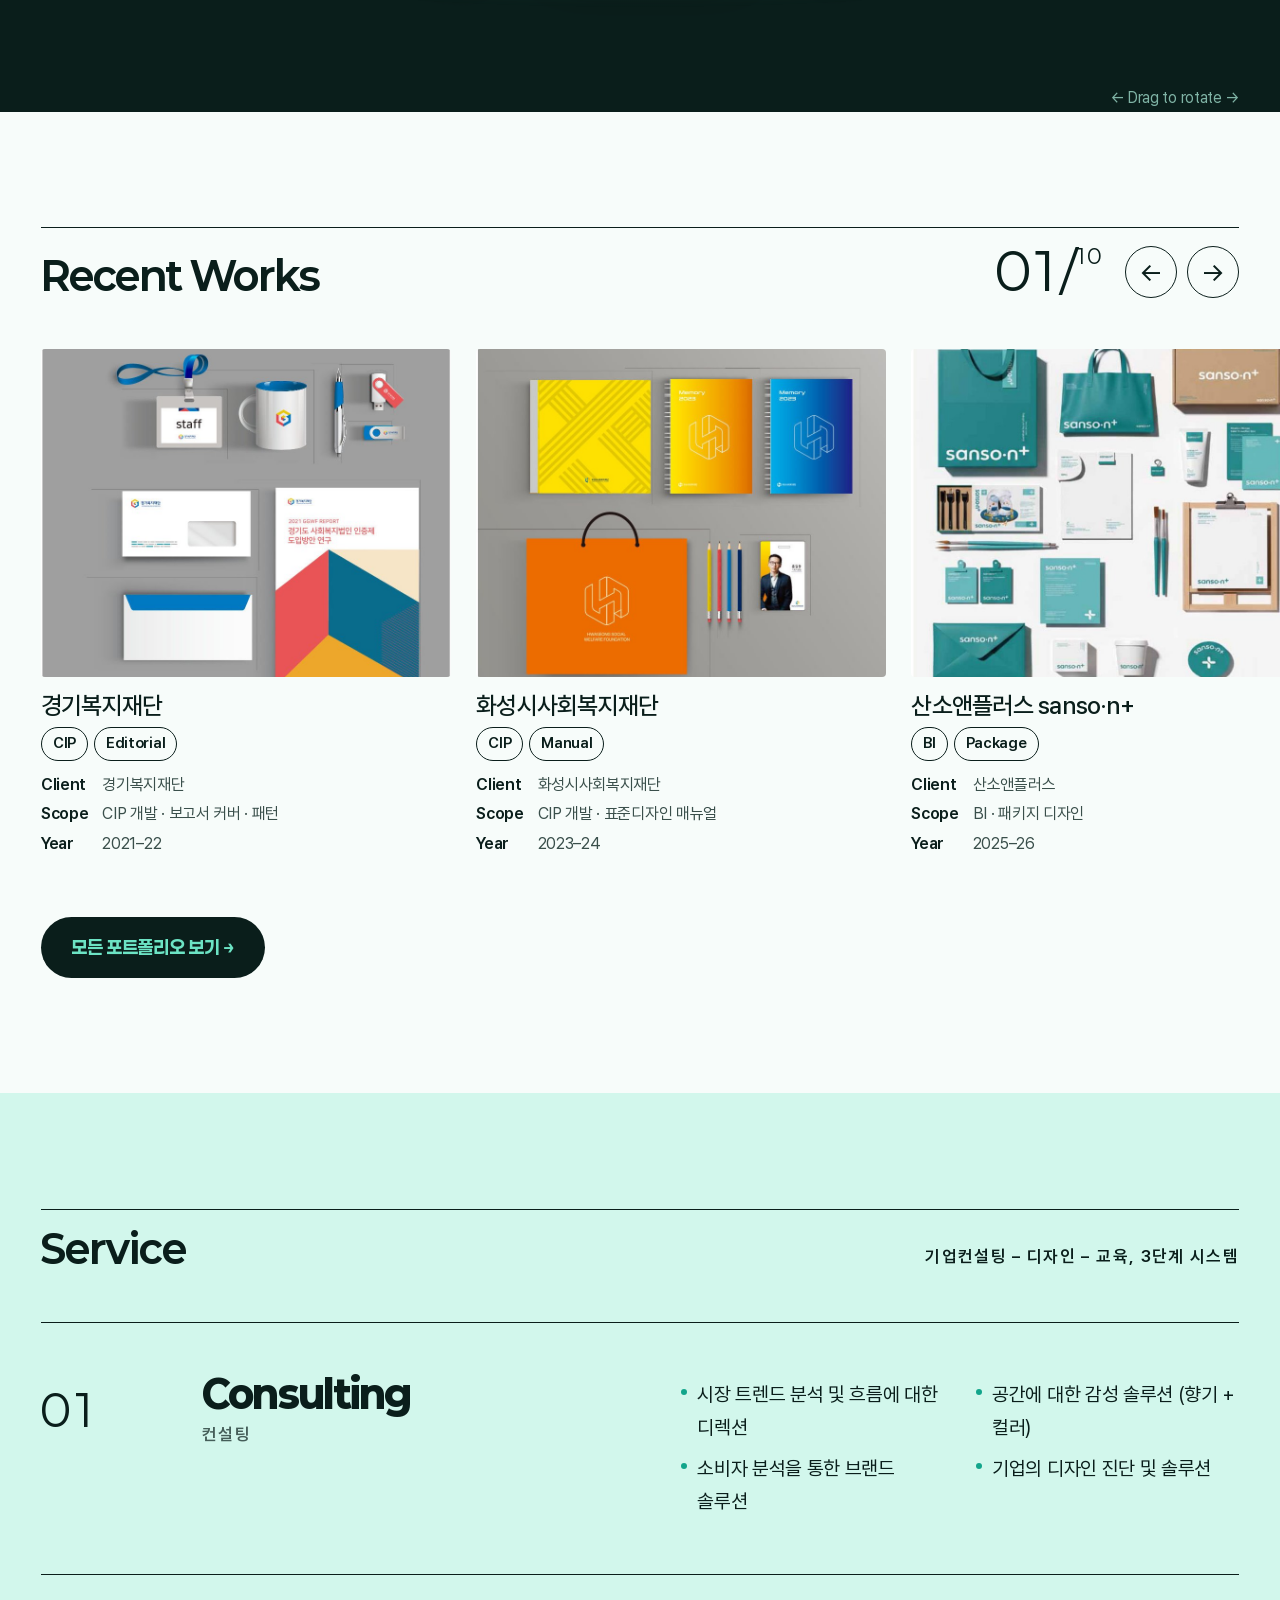
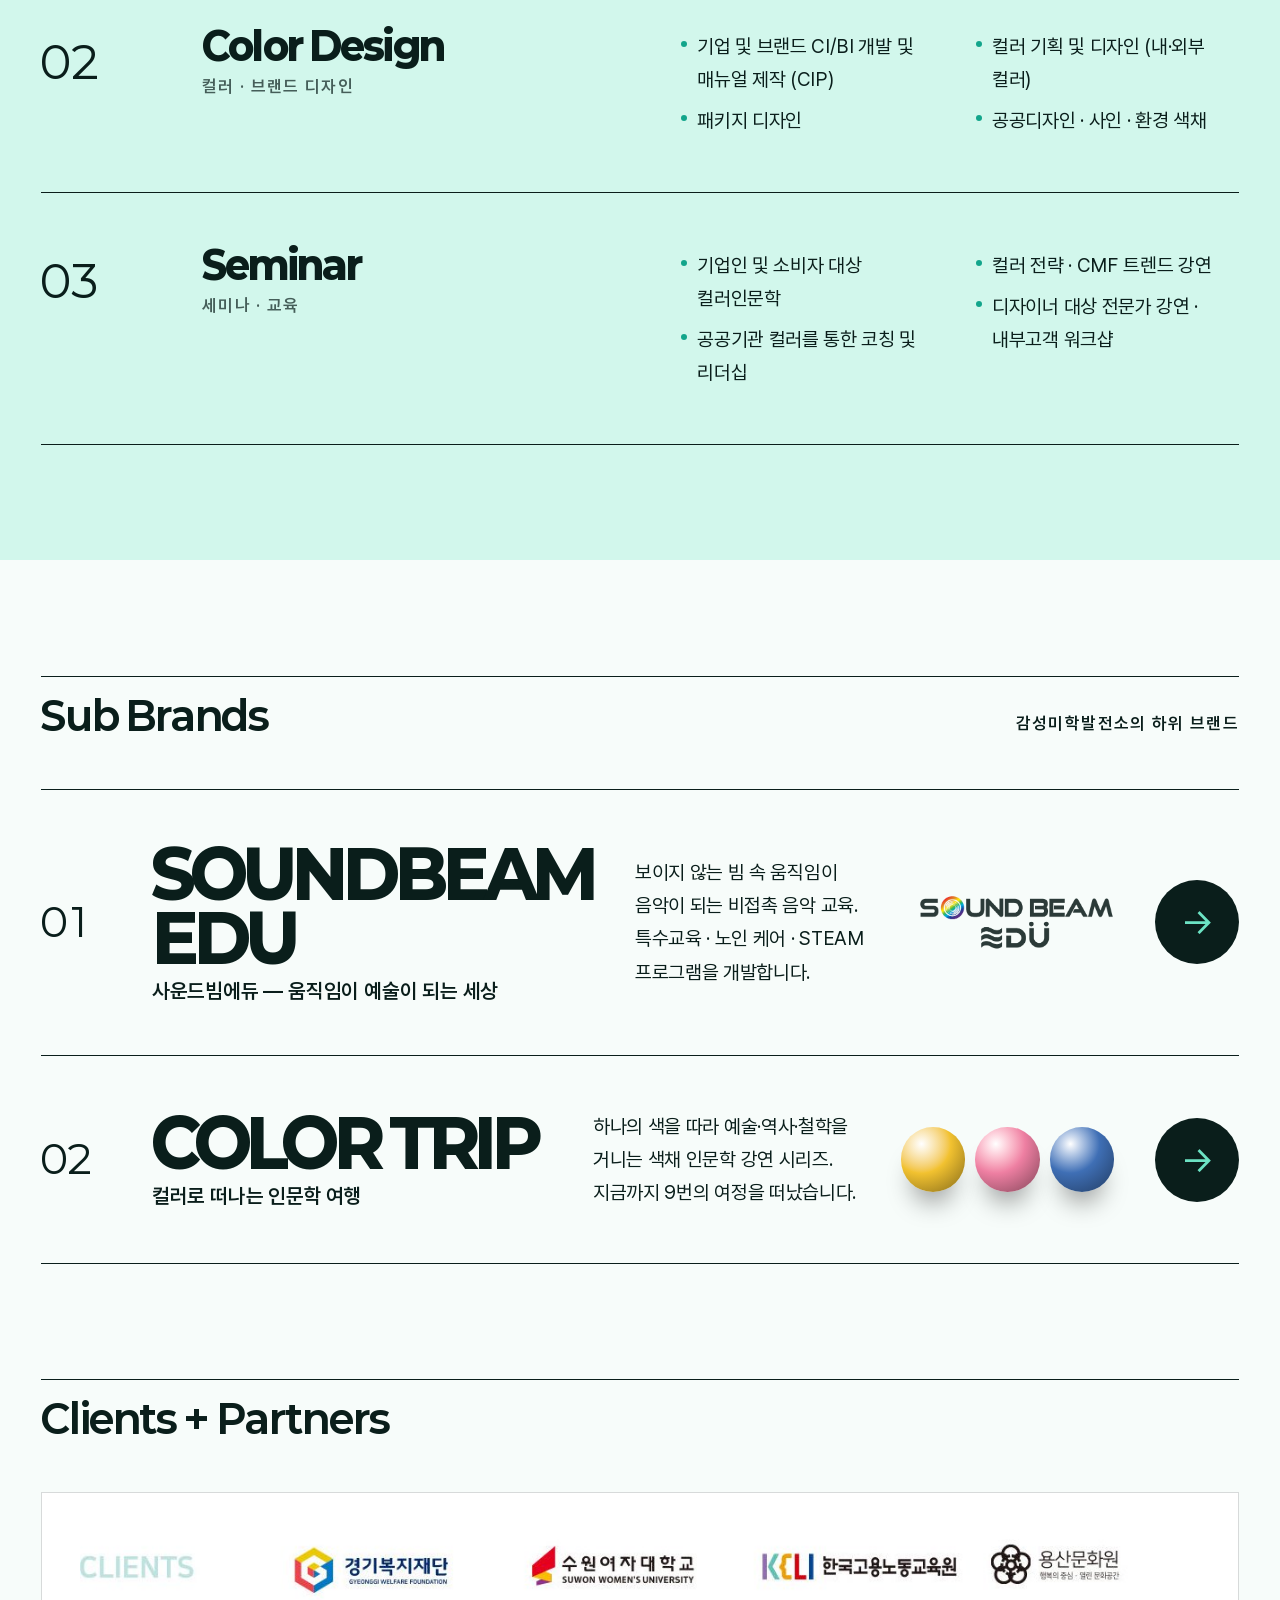
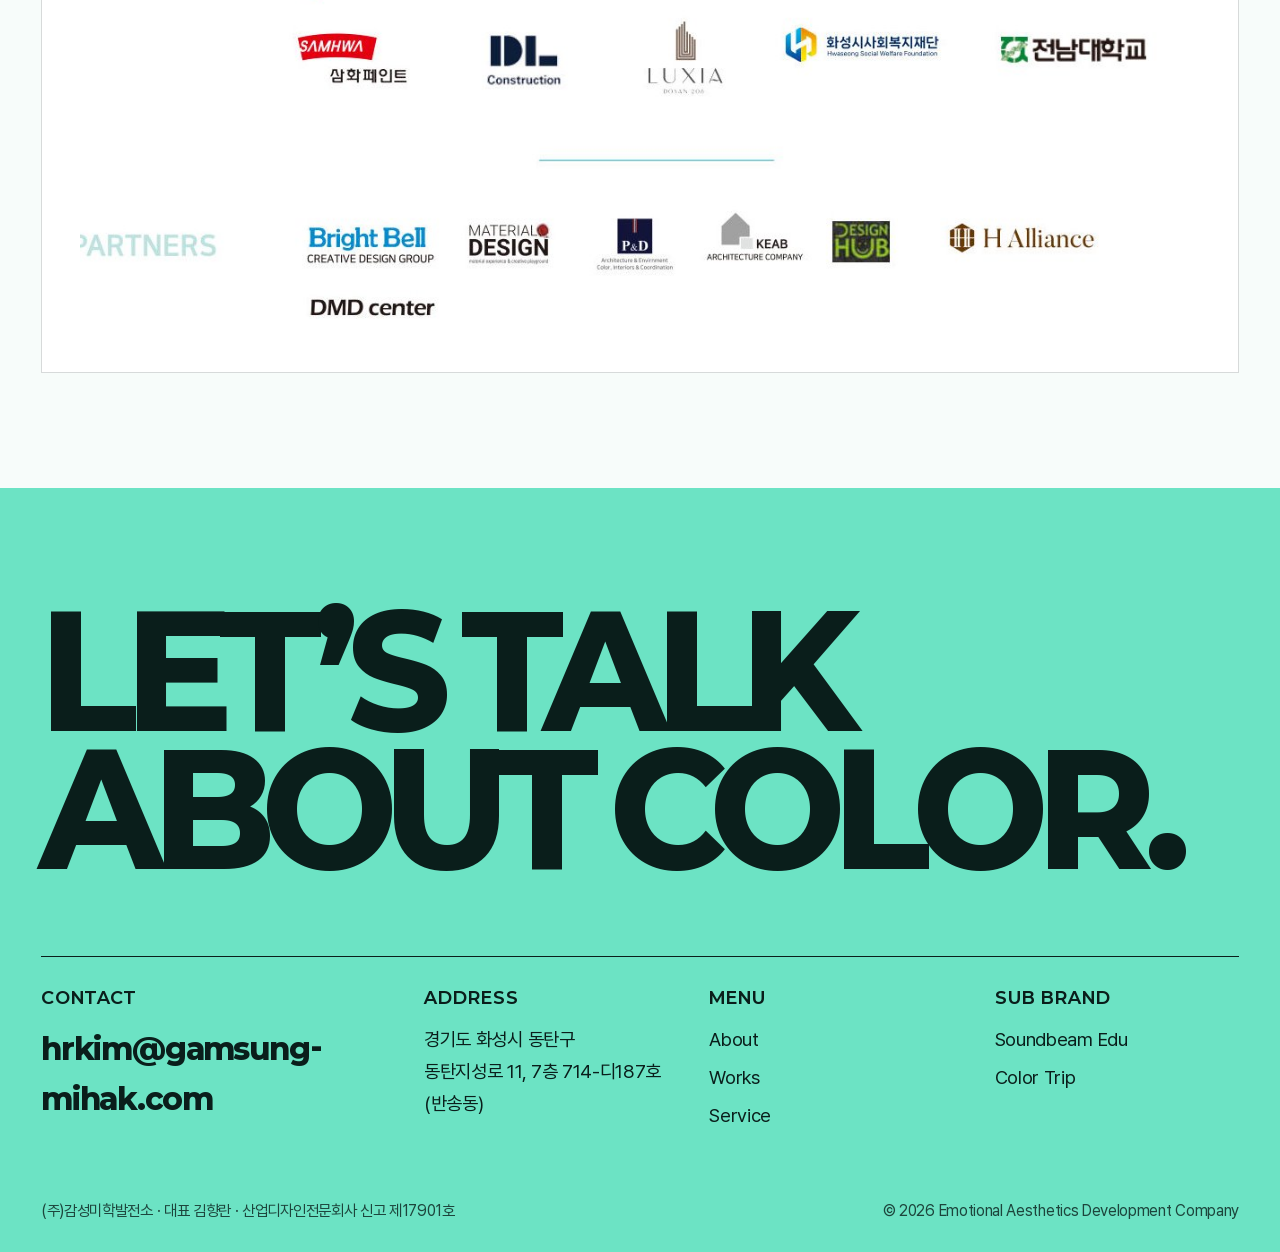
<file: site/index.html>
<!doctype html>
<html lang="ko">
<head>
<meta charset="utf-8">
<meta name="viewport" content="width=device-width,initial-scale=1">
<title>감성미학발전소 — 감성에 가치를 더하는, 오래 기억되는 디자인</title>
<meta name="description" content="(주)감성미학발전소 — 컬러 컨설팅 · 브랜딩 · 공공디자인. 하위 브랜드 사운드빔에듀, 컬러로 떠나는 인문학 여행.">
<link rel="stylesheet" href="style.css">
</head>
<body data-page="home">
<div id="site-header"></div>

<main>
<!-- HERO -->
<section class="hero">
  <div class="topline"></div>
  <div class="tag">산업디자인전문회사 신고 제17901호<br>EMOTIONAL AESTHETICS DEVELOPMENT COMPANY</div>
  <div class="badge" aria-hidden="true">
    <svg viewBox="0 0 200 200"><defs><path id="cp" d="M100,100 m-78,0 a78,78 0 1,1 156,0 a78,78 0 1,1 -156,0"/></defs>
      <text><textPath href="#cp">EMOTIONAL AESTHETICS · COLOR · BRANDING · DESIGN · </textPath></text></svg>
    <div class="c">↓</div>
  </div>
  <div class="wrap">
    <h1><span>감성에 가치를 더하는,</span><span>오래 기억되는</span><span><b class="o">DESIGN</b>을 제안합니다</span></h1>
    <div class="scrollcue"><i></i><span>Scroll Down to Explore</span></div>
  </div>
</section>

<!-- CLIENT MARQUEE -->
<div class="marquee" aria-label="주요 클라이언트"><div>
  <span>경기복지재단</span><span>수원여자대학교</span><span>한국고용노동교육원</span><span>용산문화재단</span><span>삼화페인트</span><span>DL건설</span><span>화성시사회복지재단</span><span>전남대학교</span><span>LUXIA</span>
  <span>경기복지재단</span><span>수원여자대학교</span><span>한국고용노동교육원</span><span>용산문화재단</span><span>삼화페인트</span><span>DL건설</span><span>화성시사회복지재단</span><span>전남대학교</span><span>LUXIA</span>
</div></div>

<!-- ABOUT -->
<section class="sec" id="about-teaser">
  <div class="wrap">
    <div class="sec-head"><h2>About us</h2><a class="btn line" href="about.html">회사 소개 →</a></div>
    <div class="about-grid">
      <div>
        <p class="statement rv">우직하게 걸어온 전문성으로 <em>쉽게 기억될 수 있는</em>, 오래 남을 수 있는 디자인을 설계합니다.</p>
        <p class="big-p rv" style="margin-top:28px;max-width:640px;color:var(--ink-2)">고객과 기업의 사이에서 고객에게는 감동과 만족을, 기업에는 추구하는 가치를 담아 최적화된 서비스 디자인을 제공합니다. 컬러 컨설팅부터 CI/BI, 패키지, 공공디자인, 감성 교육까지 — 색을 중심으로 브랜드의 가치를 높입니다.</p>
      </div>
      <figure class="photo3d rv"><div class="card"><img src="img/work/portrait.png" alt="컬러테이너 김향란 박사"></div><figcaption class="cap">컬러테이너 김향란 박사 · (주)감성미학발전소 대표</figcaption></figure>
    </div>
    <div class="facts">
      <div><b>제17901호</b><span>산업디자인전문회사 신고확인증 (시각디자인)</span></div>
      <div><b>특허 제10-2503477호</b><span>체험자의 성향에 기초하여 색상 정보를 변경하는 VR 체험 시스템</span></div>
      <div><b>여성기업</b><span>중소벤처기업부 확인 (유효 ~2027.10.29)</span></div>
      <div><b>창업기업</b><span>경기지방중소벤처기업청 확인 (유효 ~2028.01.04)</span></div>
    </div>
  </div>
</section>

<!-- 3D RING -->
<section class="ring-sec" aria-label="포트폴리오 3D 갤러리">
  <div class="wrap">
    <span class="eyebrow">Selected Works / 3D</span>
    <h2 style="margin-top:14px">BRANDS<br>WE’VE SHAPED.</h2>
    <p>드래그해서 돌려보세요. 감성미학이 만든 브랜드 아이덴티티와 패키지, 굿즈를 입체로 만납니다.</p>
  </div>
  <div class="ring-wrap"><div class="ring" id="ring"></div><div class="ring-floor"></div></div>
  <span class="hint">← Drag to rotate →</span>
</section>

<!-- RECENT WORKS -->
<section class="sec">
  <div class="wrap">
    <div class="sec-head"><h2>Recent Works</h2>
      <div style="display:flex;align-items:center;gap:26px"><div class="counter"><span id="cur">01</span>/<sup id="tot">10</sup></div><div class="ctrl"><button class="circ" id="prev" aria-label="이전">←</button><button class="circ" id="next" aria-label="다음">→</button></div></div></div>
    <div class="slider" id="slider"></div>
    <div style="margin-top:40px"><a class="btn" href="works.html">모든 포트폴리오 보기 →</a></div>
  </div>
</section>

<!-- SERVICE -->
<section class="sec" id="service" style="background:var(--mint-l)">
  <div class="wrap">
    <div class="sec-head" style="border-color:var(--ink)"><h2>Service</h2><span class="eyebrow">기업컨설팅 – 디자인 – 교육, 3단계 시스템</span></div>
    <div class="svc">
      <div class="svc-row rv"><span class="n">01</span><h3>Consulting<small>컨설팅</small></h3>
        <ul><li>시장 트렌드 분석 및 흐름에 대한 디렉션</li><li>소비자 분석을 통한 브랜드 솔루션</li><li>공간에 대한 감성 솔루션 (향기 + 컬러)</li><li>기업의 디자인 진단 및 솔루션</li></ul></div>
      <div class="svc-row rv"><span class="n">02</span><h3>Color Design<small>컬러 · 브랜드 디자인</small></h3>
        <ul><li>기업 및 브랜드 CI/BI 개발 및 매뉴얼 제작 (CIP)</li><li>패키지 디자인</li><li>컬러 기획 및 디자인 (내·외부 컬러)</li><li>공공디자인 · 사인 · 환경 색채</li></ul></div>
      <div class="svc-row rv"><span class="n">03</span><h3>Seminar<small>세미나 · 교육</small></h3>
        <ul><li>기업인 및 소비자 대상 컬러인문학</li><li>공공기관 컬러를 통한 코칭 및 리더십</li><li>컬러 전략 · CMF 트렌드 강연</li><li>디자이너 대상 전문가 강연 · 내부고객 워크샵</li></ul></div>
    </div>
  </div>
</section>

<!-- SUB BRANDS -->
<section class="sec" id="subs">
  <div class="wrap">
    <div class="sec-head"><h2>Sub Brands</h2><span class="eyebrow">감성미학발전소의 하위 브랜드</span></div>
    <div class="subs">
      <a class="sub-row rv" href="soundbeam.html">
        <span class="n">01</span>
        <h3>Soundbeam Edu<small>사운드빔에듀 — 움직임이 예술이 되는 세상</small></h3>
        <p>보이지 않는 빔 속 움직임이 음악이 되는 비접촉 음악 교육. 특수교육 · 노인 케어 · STEAM 프로그램을 개발합니다.</p>
        <img class="sb-logo-img sm" src="img/logo_sb.png" alt="SOUND BEAM EDU">
        <span class="go">→</span>
      </a>
      <a class="sub-row rv" href="colortrip.html">
        <span class="n">02</span>
        <h3>Color Trip<small>컬러로 떠나는 인문학 여행</small></h3>
        <p>하나의 색을 따라 예술·역사·철학을 거니는 색채 인문학 강연 시리즈. 지금까지 9번의 여정을 떠났습니다.</p>
        <div class="sub-thumbs" aria-hidden="true"><i style="--c:#F2C230"></i><i style="--c:#EE7FA2"></i><i style="--c:#3F6FB5"></i></div>
        <span class="go">→</span>
      </a>
    </div>
  </div>
</section>

<!-- CLIENTS -->
<section class="sec" style="padding-top:0">
  <div class="wrap">
    <div class="sec-head"><h2>Clients + Partners</h2></div>
    <div class="clients-img rv"><img src="img/work/clients.jpg" alt="클라이언트 및 파트너사 로고" loading="lazy"></div>
  </div>
</section>
</main>

<div id="site-footer"></div>
<script src="main.js"></script>
</body>
</html>
</file>
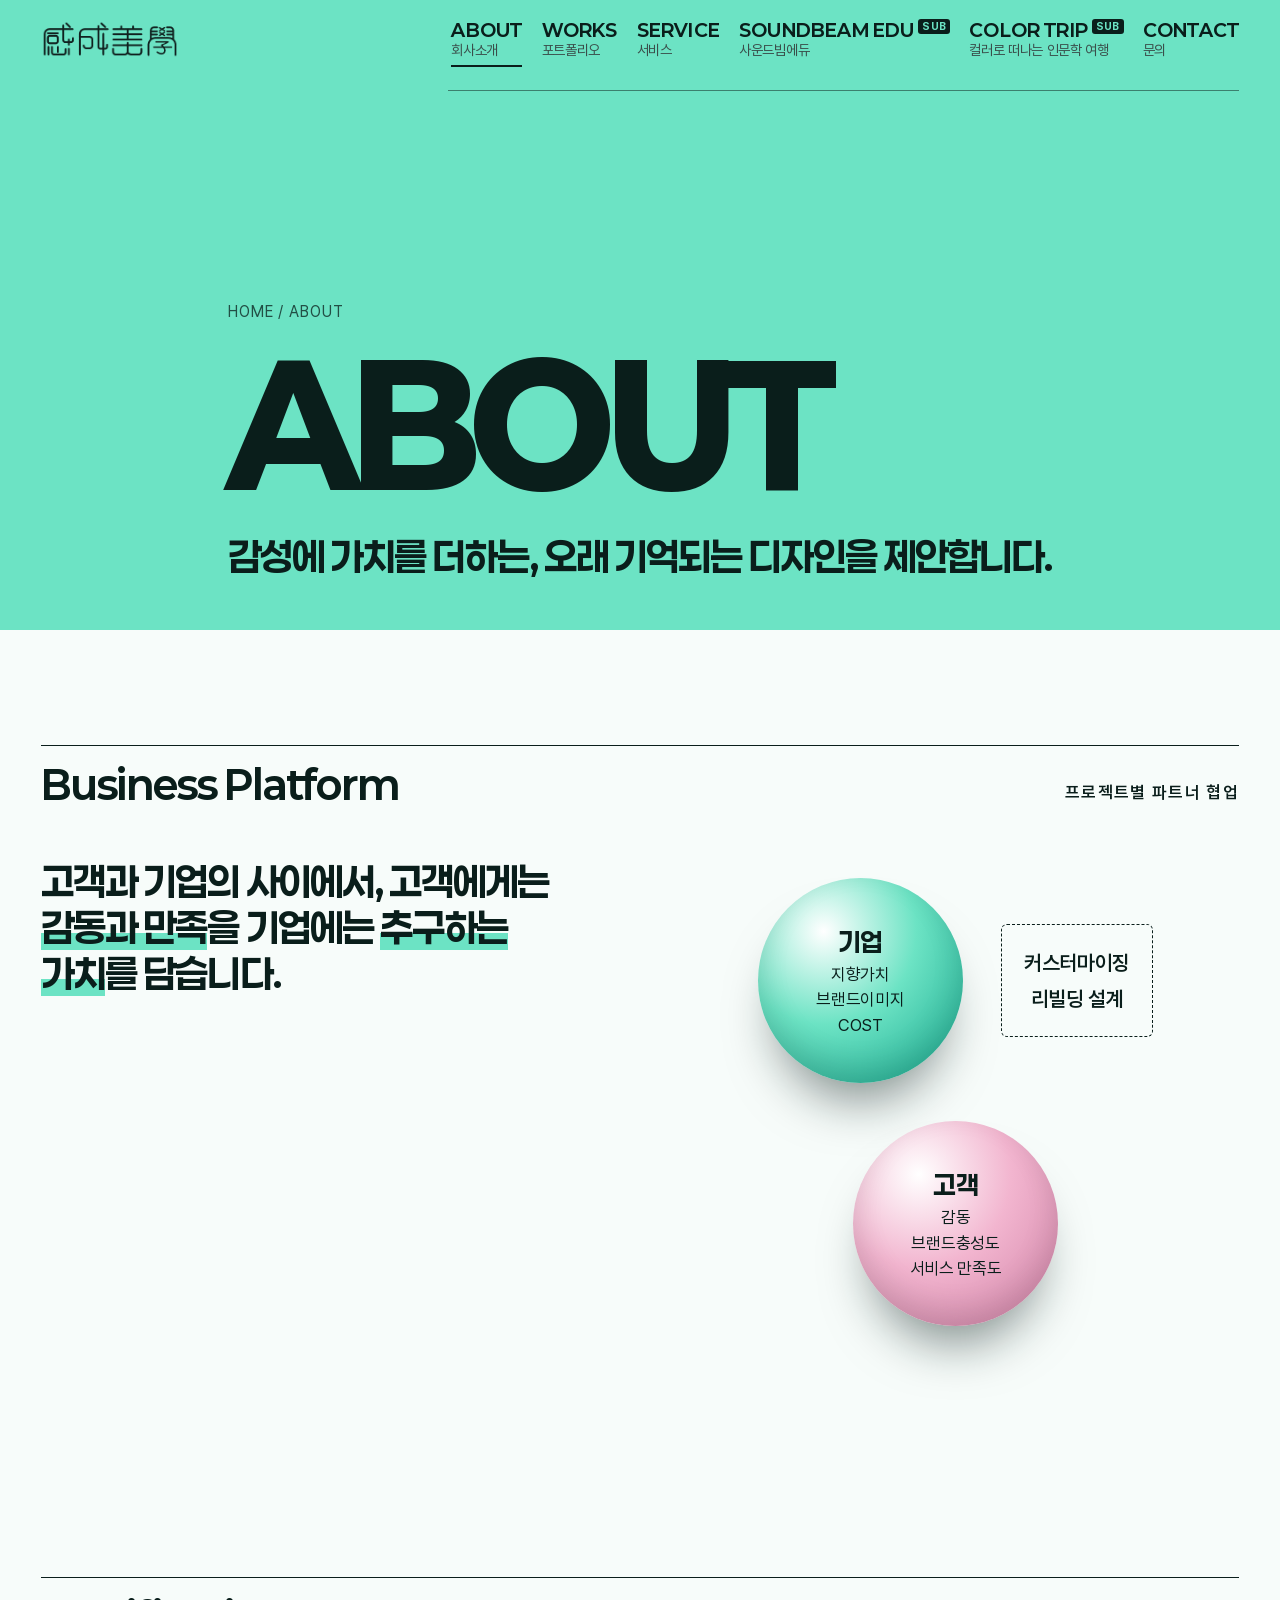
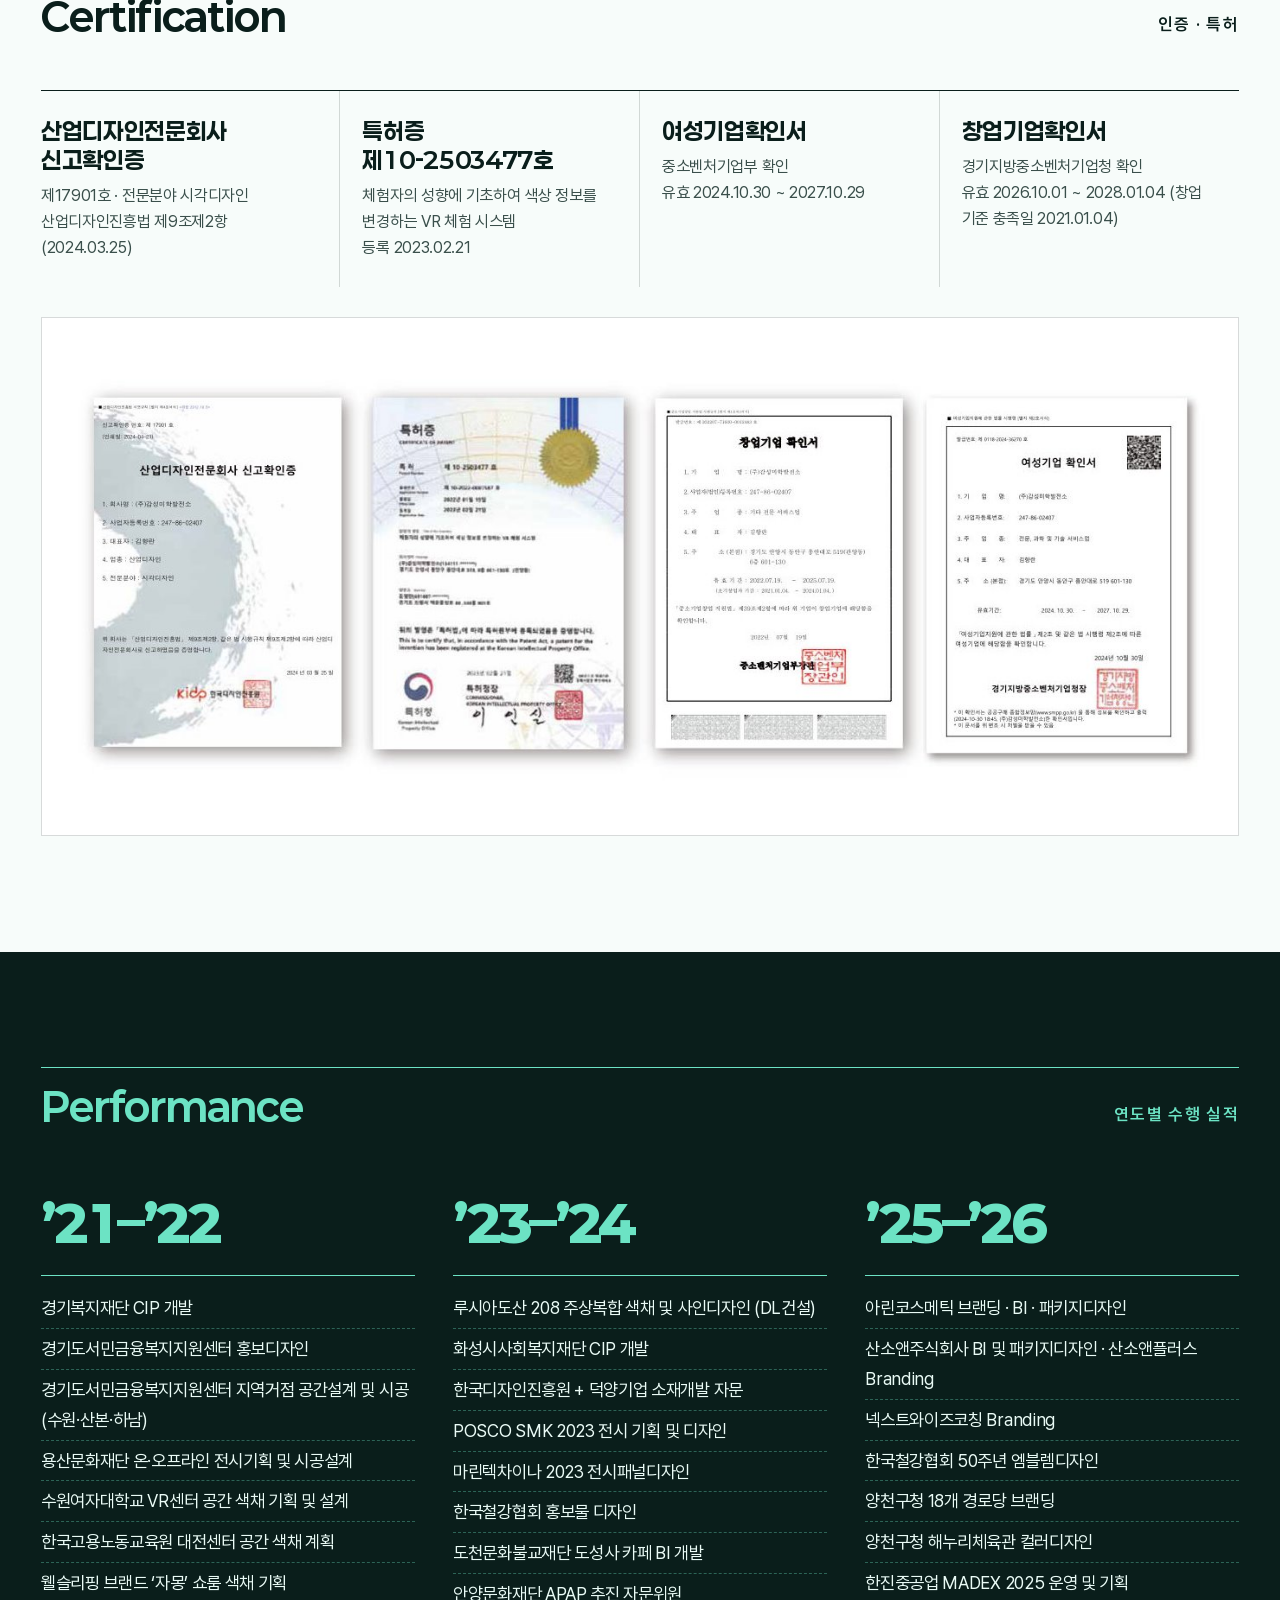
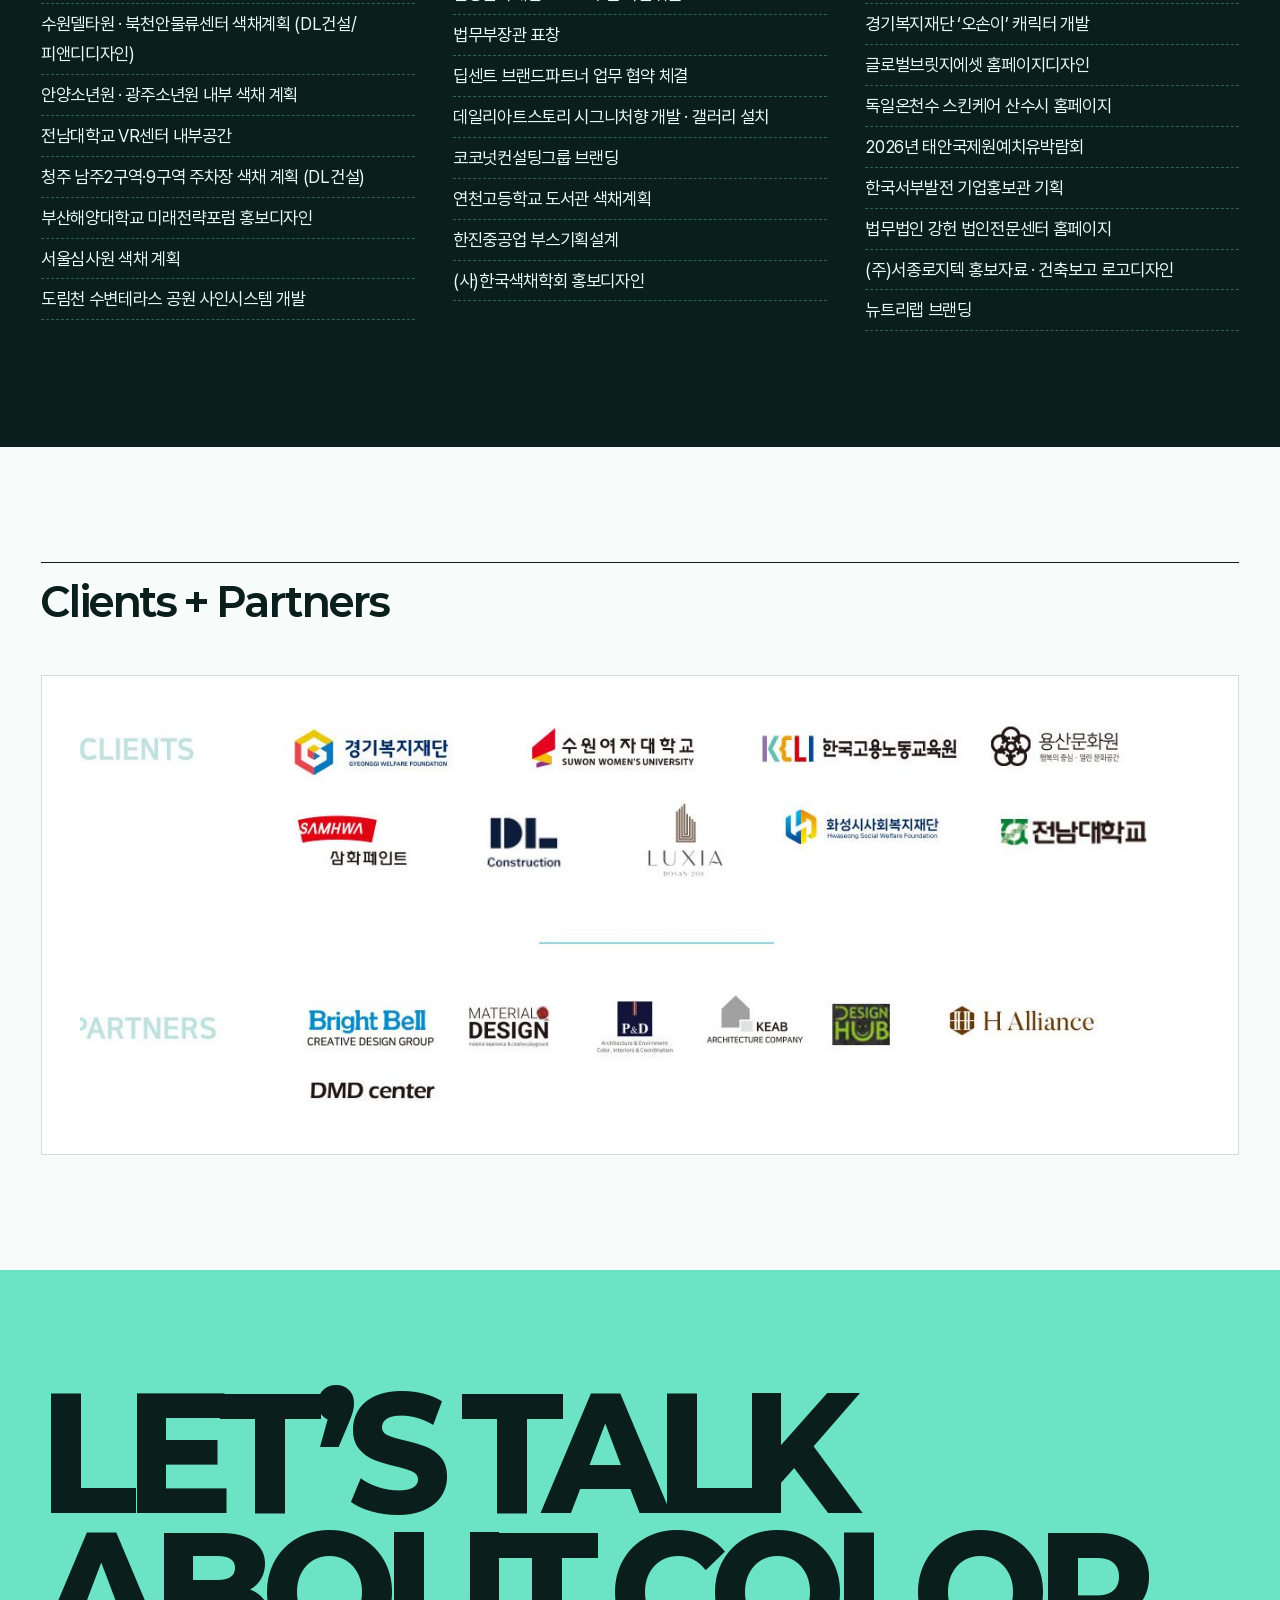
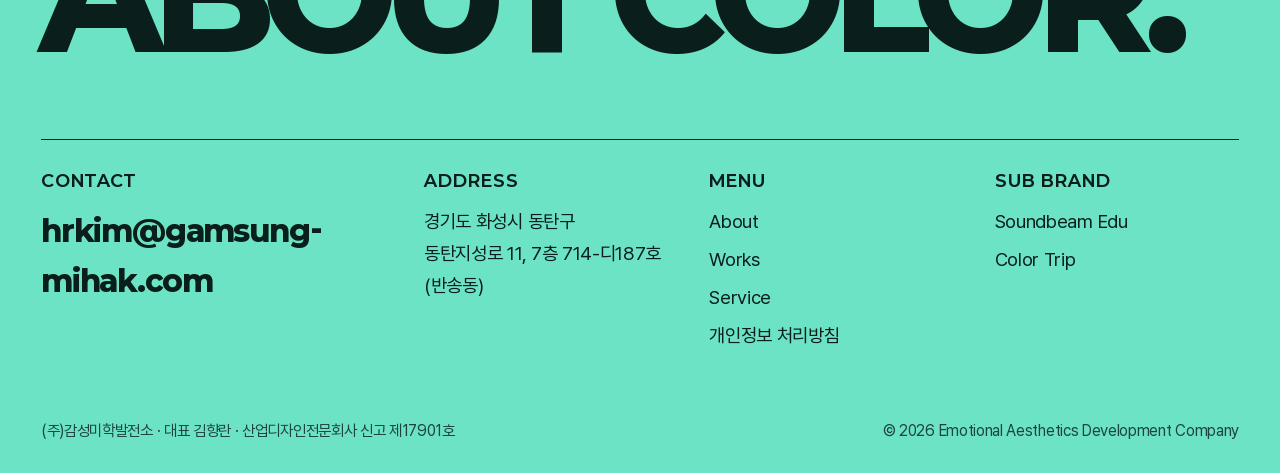
<file: docs/about.html>
<!doctype html>
<html lang="ko">
<head>
<meta charset="utf-8">
<meta name="viewport" content="width=device-width,initial-scale=1">
<title>회사소개 | 감성미학발전소 컬러·브랜딩</title>
<meta name="description" content="(주)감성미학발전소 회사소개. 브랜딩·로고디자인·컬러 컨설팅 사업, 인증·특허, 연도별 수행 실적.">
<meta name="theme-color" content="#6CE3C4">
<meta property="og:type" content="website">
<meta property="og:site_name" content="감성미학발전소">
<meta property="og:locale" content="ko_KR">
<meta property="og:title" content="회사소개 | 감성미학발전소 컬러·브랜딩">
<meta property="og:description" content="(주)감성미학발전소 회사소개. 브랜딩·로고디자인·컬러 컨설팅 사업, 인증·특허, 연도별 수행 실적.">
<meta property="og:url" content="https://www.gamsung-mihak.com/about.html">
<meta property="og:image" content="https://www.gamsung-mihak.com/img/og_home_v2.jpg">
<meta property="og:image:width" content="1200">
<meta property="og:image:height" content="630">
<meta name="twitter:card" content="summary_large_image">
<meta name="twitter:title" content="회사소개 | 감성미학발전소 컬러·브랜딩">
<meta name="twitter:description" content="(주)감성미학발전소 회사소개. 브랜딩·로고디자인·컬러 컨설팅 사업, 인증·특허, 연도별 수행 실적.">
<meta name="twitter:image" content="https://www.gamsung-mihak.com/img/og_home_v2.jpg">
<link rel="canonical" href="https://www.gamsung-mihak.com/about.html">
<script type="application/ld+json">
{"@context":"https://schema.org","@type":"AboutPage","name":"감성미학발전소 회사소개","url":"https://www.gamsung-mihak.com/about.html","about":{"@type":"Organization","name":"감성미학발전소","url":"https://www.gamsung-mihak.com/"},"inLanguage":"ko"}
</script>
<script type="application/ld+json">
{"@context":"https://schema.org","@type":"BreadcrumbList","itemListElement":[{"@type":"ListItem","position":1,"name":"홈","item":"https://www.gamsung-mihak.com/"},{"@type":"ListItem","position":2,"name":"회사소개","item":"https://www.gamsung-mihak.com/about.html"}]}
</script>
<link rel="icon" href="favicon.ico" sizes="48x48">
<link rel="icon" type="image/png" href="favicon-48.png" sizes="48x48">
<link rel="apple-touch-icon" href="apple-touch-icon.png">
<link rel="stylesheet" href="style.css?v=13">
</head>
<body data-page="about">
<div id="site-header"><nav aria-label="주 메뉴"><a href="index.html">감성미학발전소 홈</a> · <a href="about.html">회사소개</a> · <a href="works.html">포트폴리오</a> · <a href="index.html#service">서비스</a> · <a href="soundbeam.html">사운드빔에듀</a> · <a href="colortrip.html">컬러로 떠나는 인문학 여행</a></nav></div>
<main>
<section class="hero" style="min-height:70svh">
  <div class="topline"></div>
  <div class="wrap">
    <div class="crumb">HOME / ABOUT</div>
    <h1 style="font-size:clamp(54px,13vw,230px)">ABOUT</h1>
    <p class="statement" style="margin-top:26px;max-width:980px;font-size:clamp(22px,3vw,48px)">감성에 가치를 더하는, 오래 기억되는 디자인을 제안합니다.</p>
  </div>
</section>

<!-- Business Platform -->
<section class="sec">
  <div class="wrap">
    <div class="sec-head"><h2>Business Platform</h2><span class="eyebrow">프로젝트별 파트너 협업</span></div>
    <div class="two">
      <p class="statement rv" style="font-size:clamp(24px,3vw,46px)">고객과 기업의 사이에서, 고객에게는 <em>감동과 만족</em>을 기업에는 <em>추구하는 가치</em>를 담습니다.</p>
      <div class="platform rv">
        <div class="orb"><div><b>기업</b>지향가치<br>브랜드이미지<br>COST</div></div>
        <div class="mid">커스터마이징<br>리빌딩 설계</div>
        <div class="orb pk"><div><b>고객</b>감동<br>브랜드충성도<br>서비스 만족도</div></div>
      </div>
    </div>
  </div>
</section>

<!-- Certification -->
<section class="sec">
  <div class="wrap">
    <div class="sec-head"><h2>Certification</h2><span class="eyebrow">인증 · 특허</span></div>
    <div class="certs">
      <div class="rv"><b>산업디자인전문회사<br>신고확인증</b><small>제17901호 · 전문분야 시각디자인<br>산업디자인진흥법 제9조제2항 (2024.03.25)</small></div>
      <div class="rv"><b>특허증<br>제10-2503477호</b><small>체험자의 성향에 기초하여 색상 정보를 변경하는 VR 체험 시스템<br>등록 2023.02.21</small></div>
      <div class="rv"><b>여성기업확인서</b><small>중소벤처기업부 확인<br>유효 2024.10.30 ~ 2027.10.29</small></div>
      <div class="rv"><b>창업기업확인서</b><small>경기지방중소벤처기업청 확인<br>유효 2026.10.01 ~ 2028.01.04 (창업 기준 충족일 2021.01.04)</small></div>
    </div>
    <div class="certs-img rv"><img src="img/work/certs.jpg" alt="인증서 4종" loading="lazy"></div>
  </div>
</section>

<!-- Performance -->
<section class="sec" style="background:var(--ink);color:var(--mint-l)">
  <div class="wrap">
    <div class="sec-head" style="border-color:var(--mint)"><h2 style="color:var(--mint)">Performance</h2><span class="eyebrow" style="color:var(--mint)">연도별 수행 실적</span></div>
    <div class="years" style="--tx:#a6cfc4">
      <div class="rv"><h4 style="color:var(--mint);border-color:var(--mint)">’21–’22</h4><ul style="color:#EAFBF6">
        <li>경기복지재단 CIP 개발</li><li>경기도서민금융복지지원센터 홍보디자인</li><li>경기도서민금융복지지원센터 지역거점 공간설계 및 시공 (수원·산본·하남)</li><li>용산문화재단 온·오프라인 전시기획 및 시공설계</li><li>수원여자대학교 VR센터 공간 색채 기획 및 설계</li><li>한국고용노동교육원 대전센터 공간 색채 계획</li><li>웰슬리핑 브랜드 ‘자몽’ 쇼룸 색채 기획</li><li>수원델타원 · 북천안물류센터 색채계획 (DL건설/피앤디디자인)</li><li>안양소년원 · 광주소년원 내부 색채 계획</li><li>전남대학교 VR센터 내부공간</li><li>청주 남주2구역·9구역 주차장 색채 계획 (DL건설)</li><li>부산해양대학교 미래전략포럼 홍보디자인</li><li>서울심사원 색채 계획</li><li>도림천 수변테라스 공원 사인시스템 개발</li></ul></div>
      <div class="rv"><h4 style="color:var(--mint);border-color:var(--mint)">’23–’24</h4><ul style="color:#EAFBF6">
        <li>루시아도산 208 주상복합 색채 및 사인디자인 (DL건설)</li><li>화성시사회복지재단 CIP 개발</li><li>한국디자인진흥원 + 덕양기업 소재개발 자문</li><li>POSCO SMK 2023 전시 기획 및 디자인</li><li>마린텍차이나 2023 전시패널디자인</li><li>한국철강협회 홍보물 디자인</li><li>도천문화불교재단 도성사 카페 BI 개발</li><li>안양문화재단 APAP 추진 자문위원</li><li>법무부장관 표창</li><li>딥센트 브랜드파트너 업무 협약 체결</li><li>데일리아트스토리 시그니처향 개발 · 갤러리 설치</li><li>코코넛컨설팅그룹 브랜딩</li><li>연천고등학교 도서관 색채계획</li><li>한진중공업 부스기획설계</li><li>(사)한국색채학회 홍보디자인</li></ul></div>
      <div class="rv"><h4 style="color:var(--mint);border-color:var(--mint)">’25–’26</h4><ul style="color:#EAFBF6">
        <li>아린코스메틱 브랜딩 · BI · 패키지디자인</li><li>산소앤주식회사 BI 및 패키지디자인 · 산소앤플러스 Branding</li><li>넥스트와이즈코칭 Branding</li><li>한국철강협회 50주년 엠블렘디자인</li><li>양천구청 18개 경로당 브랜딩</li><li>양천구청 해누리체육관 컬러디자인</li><li>한진중공업 MADEX 2025 운영 및 기획</li><li>경기복지재단 ‘오손이’ 캐릭터 개발</li><li>글로벌브릿지에셋 홈페이지디자인</li><li>독일온천수 스킨케어 산수시 홈페이지</li><li>2026년 태안국제원예치유박람회</li><li>한국서부발전 기업홍보관 기획</li><li>법무법인 강헌 법인전문센터 홈페이지</li><li>(주)서종로지텍 홍보자료 · 건축보고 로고디자인</li><li>뉴트리랩 브랜딩</li></ul></div>
    </div>
  </div>
</section>

<!-- Clients -->
<section class="sec">
  <div class="wrap">
    <div class="sec-head"><h2>Clients + Partners</h2></div>
    <div class="clients-img rv"><img src="img/work/clients.jpg" alt="클라이언트 및 파트너사 로고" loading="lazy"></div>
  </div>
</section>
</main>
<div id="site-footer"><footer><p>(주)감성미학발전소 · 경기도 화성시 동탄구 동탄지성로 11, 7층 714-디187호 (반송동) · 이메일 hrkim@gamsung-mihak.com</p><p><a href="about.html">회사소개</a> · <a href="works.html">포트폴리오</a> · <a href="soundbeam.html">사운드빔에듀</a> · <a href="colortrip.html">컬러로 떠나는 인문학 여행</a> · <a href="privacy.html">개인정보 처리방침</a></p></footer></div>
<script src="main.js?v=10"></script>
<script src="inquiry.js?v=4"></script>
</body>
</html>
</file>
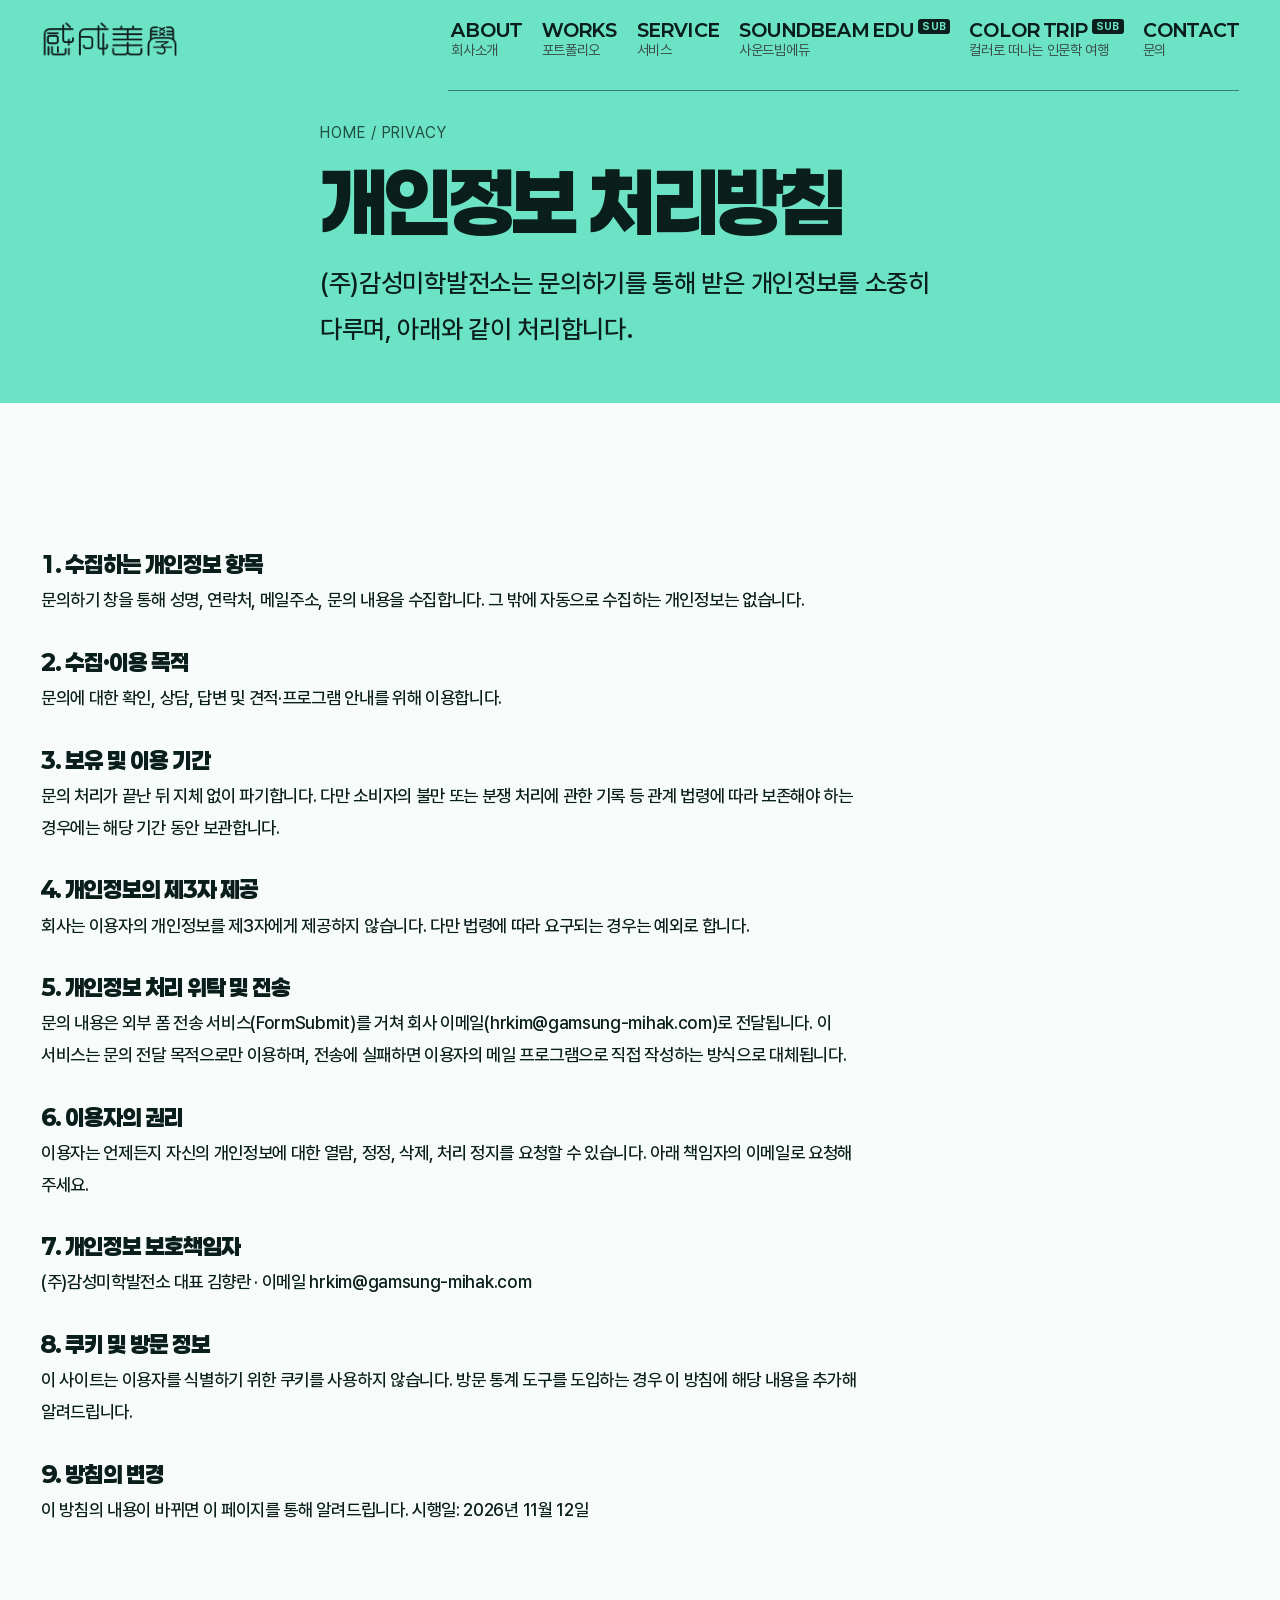
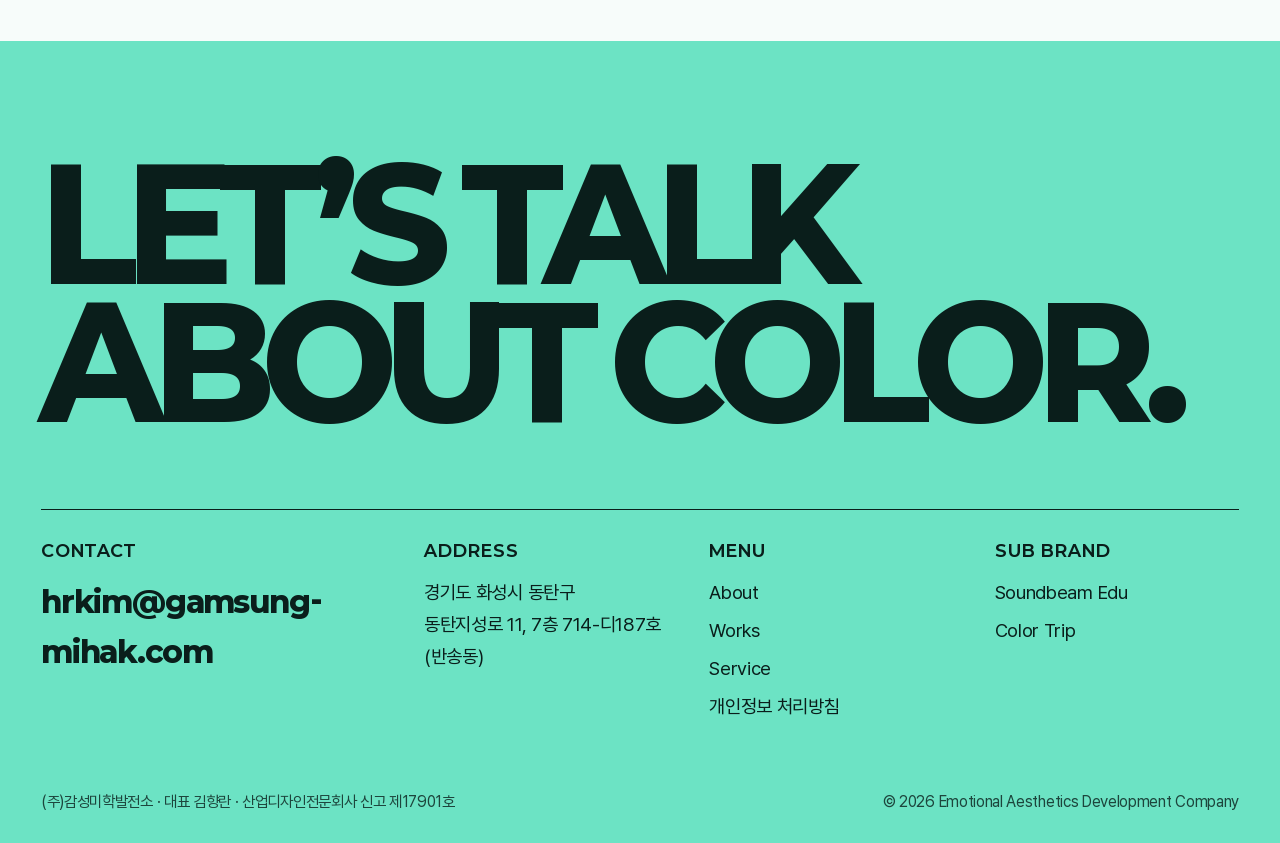
<file: docs/privacy.html>
<!doctype html>
<html lang="ko">
<head>
<meta charset="utf-8">
<meta name="viewport" content="width=device-width,initial-scale=1">
<title>개인정보 처리방침 | 감성미학발전소</title>
<meta name="description" content="(주)감성미학발전소 홈페이지 문의하기에서 수집하는 개인정보의 항목, 이용 목적, 보유 기간과 이용자의 권리를 안내합니다.">
<link rel="canonical" href="https://www.gamsung-mihak.com/privacy.html">
<link rel="icon" href="favicon.ico" sizes="48x48">
<link rel="icon" type="image/png" href="favicon-48.png" sizes="48x48">
<link rel="apple-touch-icon" href="apple-touch-icon.png">
<link rel="stylesheet" href="style.css?v=13">
</head>
<body data-page="privacy">
<div id="site-header"><nav aria-label="주 메뉴"><a href="index.html">감성미학발전소 홈</a> · <a href="about.html">회사소개</a> · <a href="works.html">포트폴리오</a> · <a href="index.html#service">서비스</a> · <a href="soundbeam.html">사운드빔에듀</a> · <a href="colortrip.html">컬러로 떠나는 인문학 여행</a></nav></div>
<main>
<section class="hero" style="min-height:44svh">
  <div class="topline"></div>
  <div class="wrap">
    <div class="crumb">HOME / PRIVACY</div>
    <h1 style="font-size:clamp(34px,6vw,90px)">개인정보 처리방침</h1>
    <p class="big-p" style="max-width:640px;margin-top:20px">(주)감성미학발전소는 문의하기를 통해 받은 개인정보를 소중히 다루며, 아래와 같이 처리합니다.</p>
  </div>
</section>
<section class="sec">
  <div class="wrap">
    <h2 style="font-size:1.4rem;margin:34px 0 8px">1. 수집하는 개인정보 항목</h2>
    <p class="big-p" style="font-size:1.1rem;max-width:820px">문의하기 창을 통해 성명, 연락처, 메일주소, 문의 내용을 수집합니다. 그 밖에 자동으로 수집하는 개인정보는 없습니다.</p>
    <h2 style="font-size:1.4rem;margin:34px 0 8px">2. 수집·이용 목적</h2>
    <p class="big-p" style="font-size:1.1rem;max-width:820px">문의에 대한 확인, 상담, 답변 및 견적·프로그램 안내를 위해 이용합니다.</p>
    <h2 style="font-size:1.4rem;margin:34px 0 8px">3. 보유 및 이용 기간</h2>
    <p class="big-p" style="font-size:1.1rem;max-width:820px">문의 처리가 끝난 뒤 지체 없이 파기합니다. 다만 소비자의 불만 또는 분쟁 처리에 관한 기록 등 관계 법령에 따라 보존해야 하는 경우에는 해당 기간 동안 보관합니다.</p>
    <h2 style="font-size:1.4rem;margin:34px 0 8px">4. 개인정보의 제3자 제공</h2>
    <p class="big-p" style="font-size:1.1rem;max-width:820px">회사는 이용자의 개인정보를 제3자에게 제공하지 않습니다. 다만 법령에 따라 요구되는 경우는 예외로 합니다.</p>
    <h2 style="font-size:1.4rem;margin:34px 0 8px">5. 개인정보 처리 위탁 및 전송</h2>
    <p class="big-p" style="font-size:1.1rem;max-width:820px">문의 내용은 외부 폼 전송 서비스(FormSubmit)를 거쳐 회사 이메일(hrkim@gamsung-mihak.com)로 전달됩니다. 이 서비스는 문의 전달 목적으로만 이용하며, 전송에 실패하면 이용자의 메일 프로그램으로 직접 작성하는 방식으로 대체됩니다.</p>
    <h2 style="font-size:1.4rem;margin:34px 0 8px">6. 이용자의 권리</h2>
    <p class="big-p" style="font-size:1.1rem;max-width:820px">이용자는 언제든지 자신의 개인정보에 대한 열람, 정정, 삭제, 처리 정지를 요청할 수 있습니다. 아래 책임자의 이메일로 요청해 주세요.</p>
    <h2 style="font-size:1.4rem;margin:34px 0 8px">7. 개인정보 보호책임자</h2>
    <p class="big-p" style="font-size:1.1rem;max-width:820px">(주)감성미학발전소 대표 김향란 · 이메일 hrkim@gamsung-mihak.com</p>
    <h2 style="font-size:1.4rem;margin:34px 0 8px">8. 쿠키 및 방문 정보</h2>
    <p class="big-p" style="font-size:1.1rem;max-width:820px">이 사이트는 이용자를 식별하기 위한 쿠키를 사용하지 않습니다. 방문 통계 도구를 도입하는 경우 이 방침에 해당 내용을 추가해 알려드립니다.</p>
    <h2 style="font-size:1.4rem;margin:34px 0 8px">9. 방침의 변경</h2>
    <p class="big-p" style="font-size:1.1rem;max-width:820px">이 방침의 내용이 바뀌면 이 페이지를 통해 알려드립니다. 시행일: 2026년 11월 12일</p>
  </div>
</section>
</main>
<div id="site-footer"><footer><p>(주)감성미학발전소 · 경기도 화성시 동탄구 동탄지성로 11, 7층 714-디187호 (반송동) · 이메일 hrkim@gamsung-mihak.com</p><p><a href="about.html">회사소개</a> · <a href="works.html">포트폴리오</a> · <a href="soundbeam.html">사운드빔에듀</a> · <a href="colortrip.html">컬러로 떠나는 인문학 여행</a> · <a href="privacy.html">개인정보 처리방침</a></p></footer></div>
<script src="main.js?v=10"></script>
<script src="inquiry.js?v=4"></script>
</body>
</html>
</file>
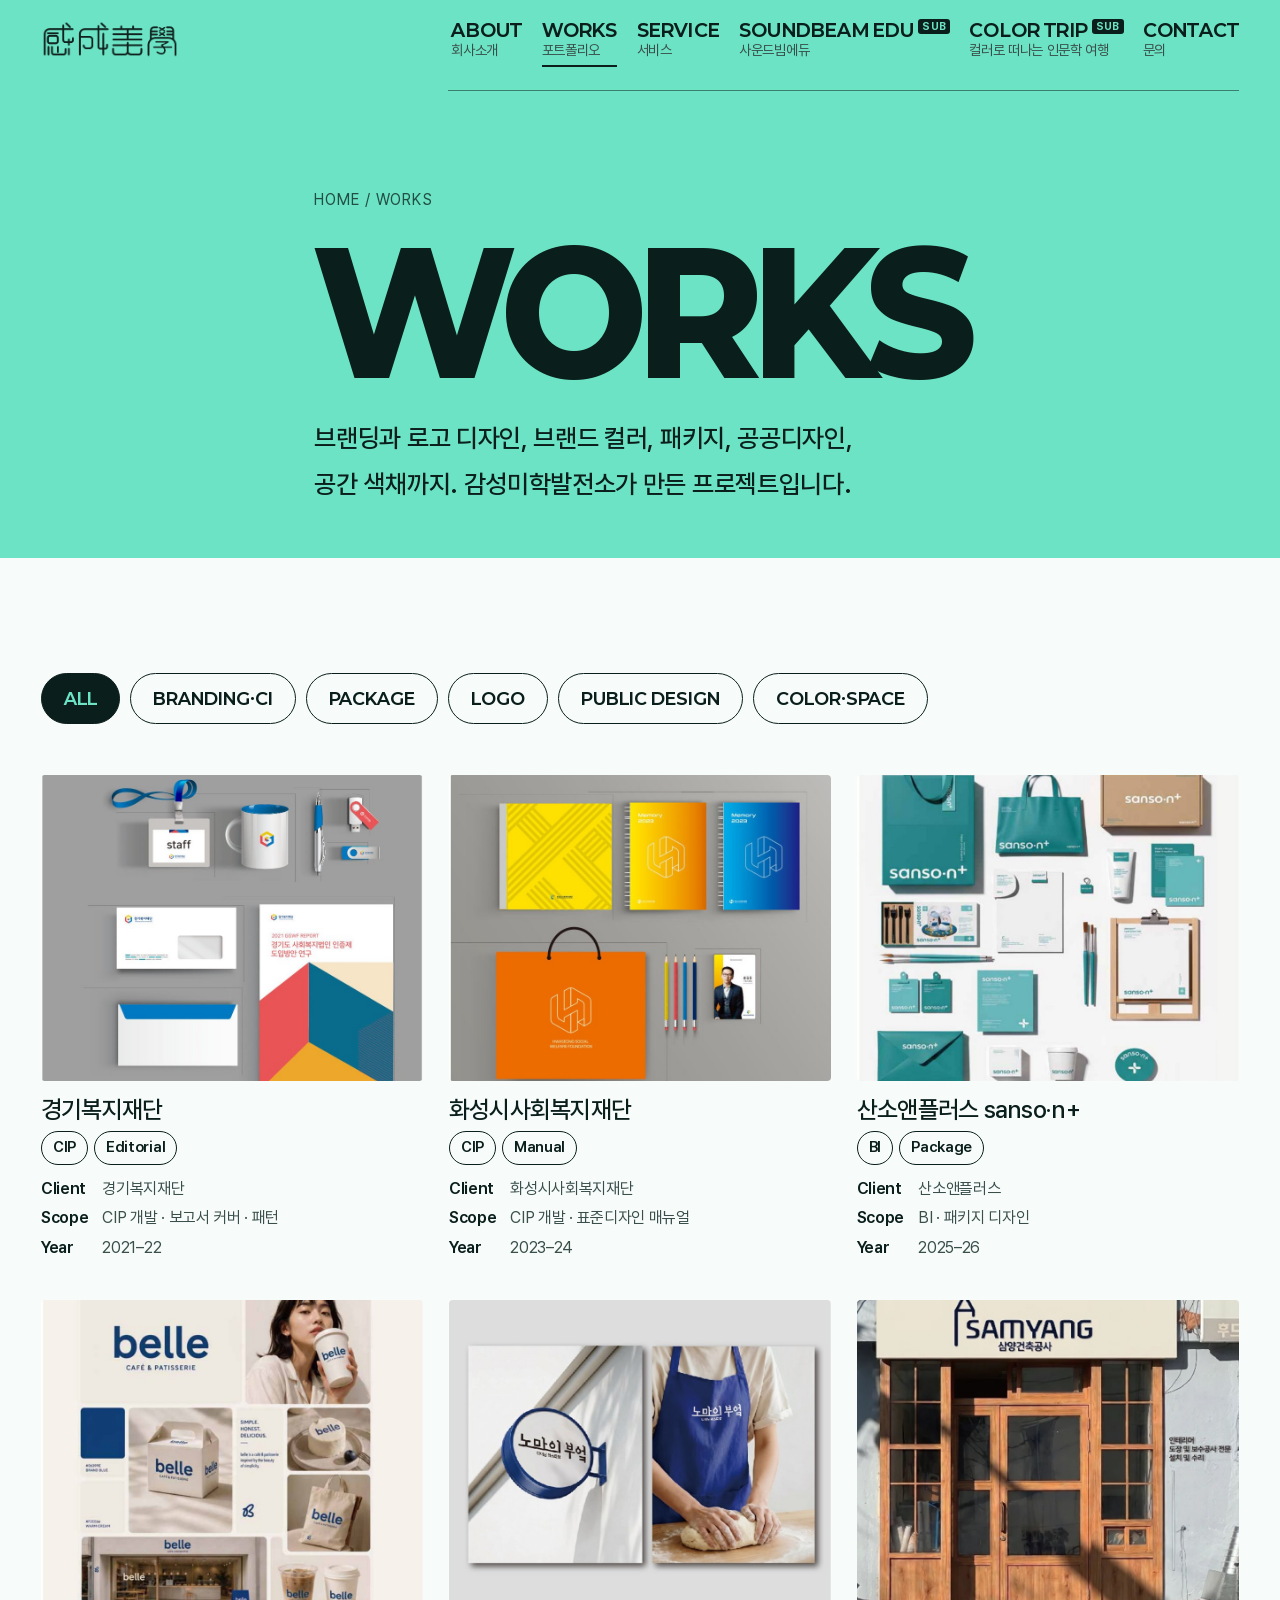
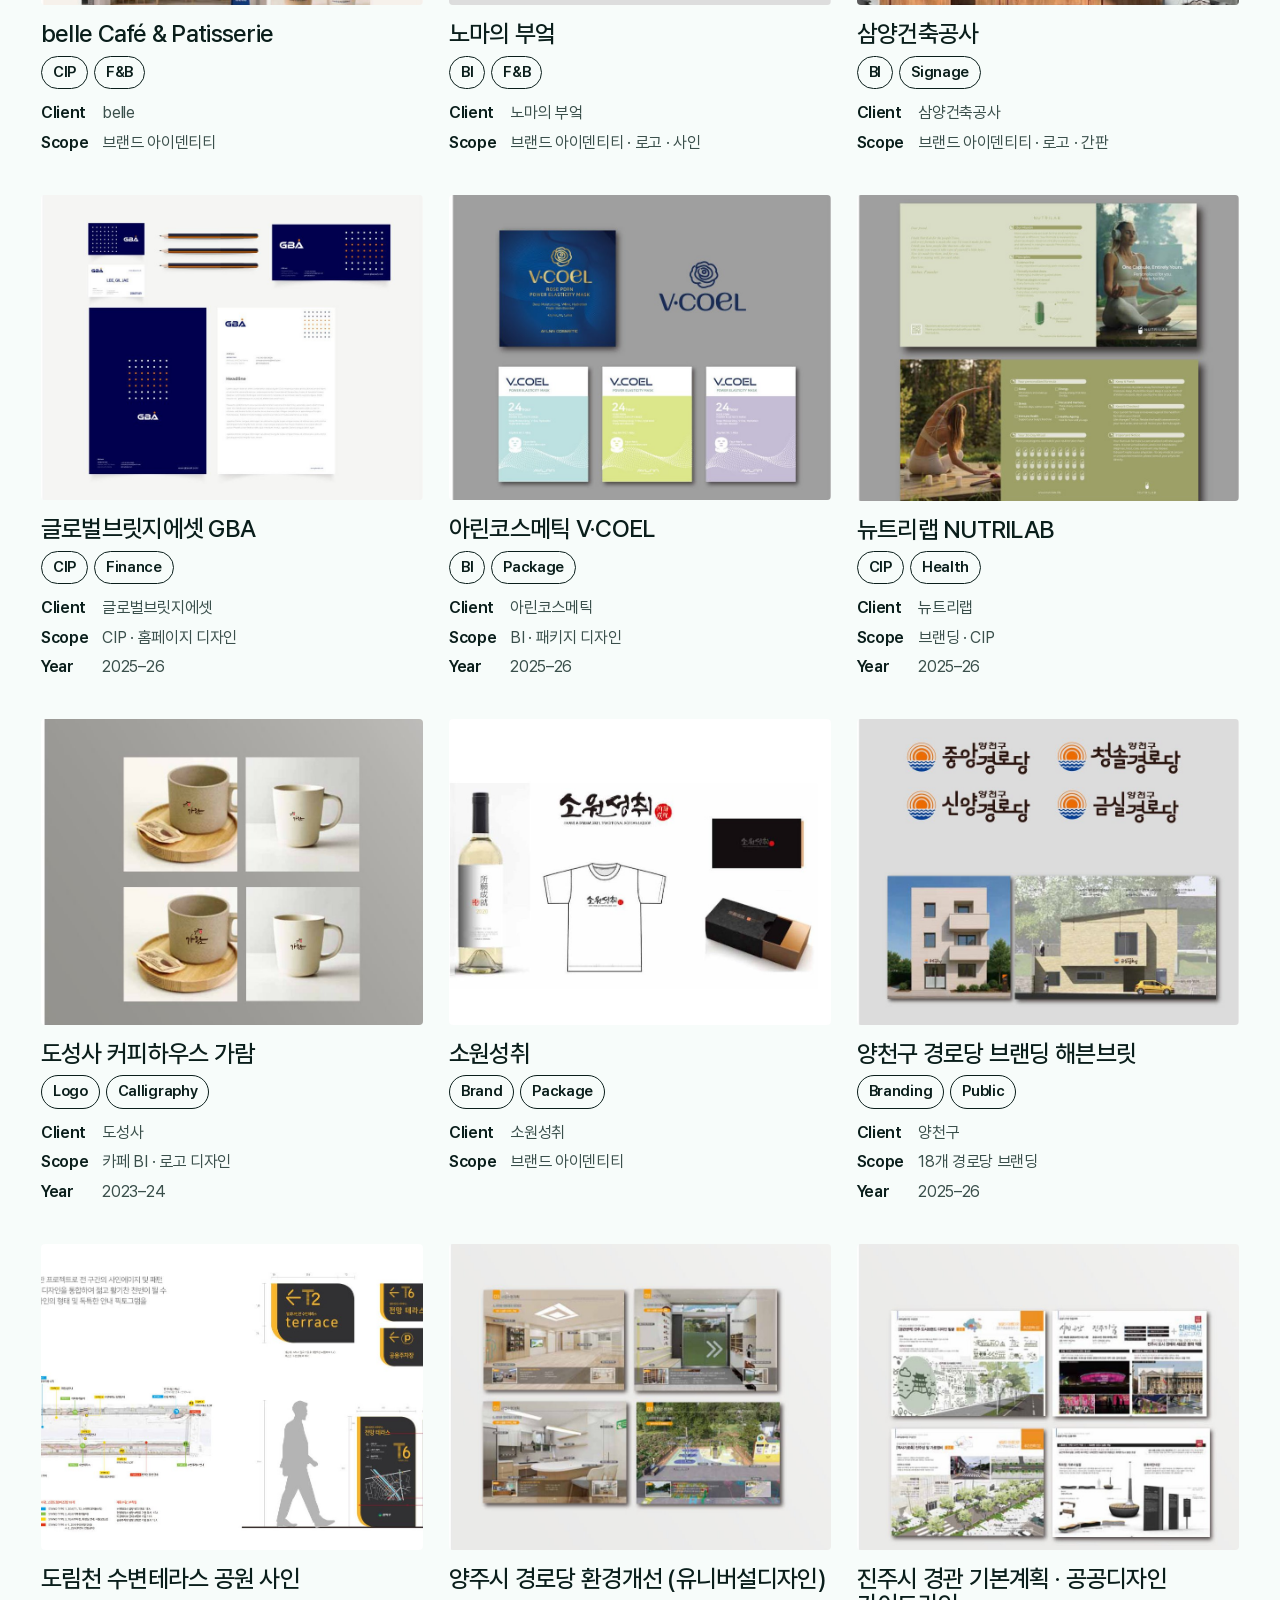
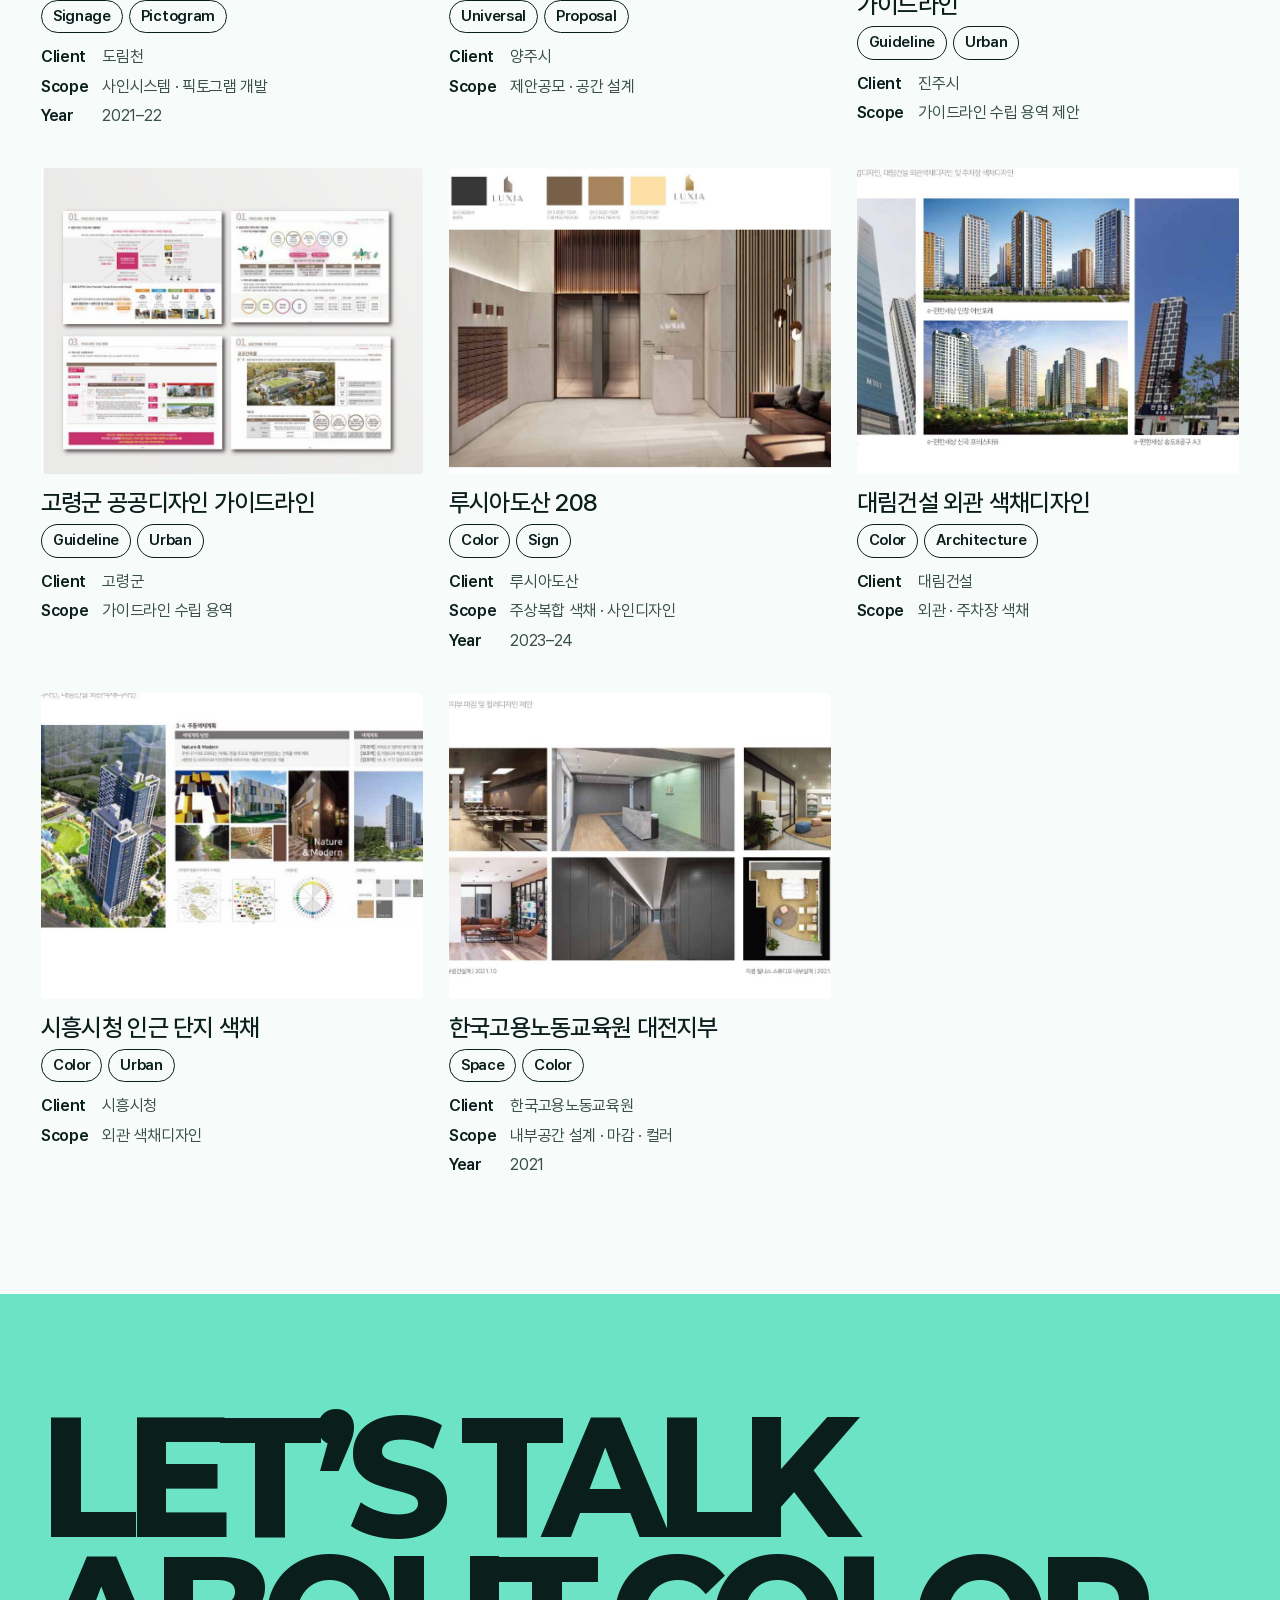
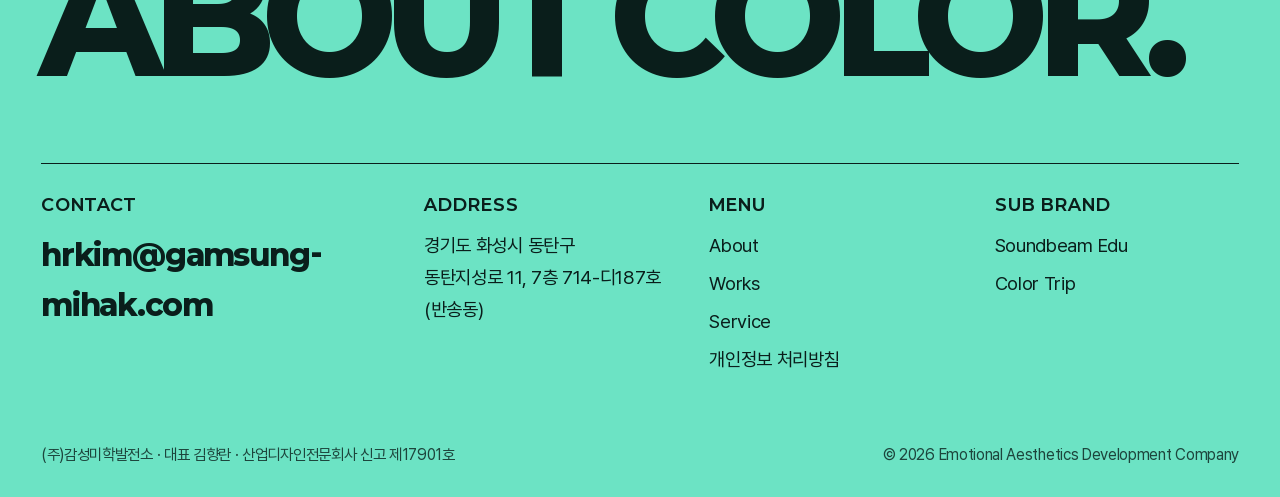
<file: docs/works.html>
<!doctype html>
<html lang="ko">
<head>
<meta charset="utf-8">
<meta name="viewport" content="width=device-width,initial-scale=1">
<title>브랜딩·로고디자인 포트폴리오 | 감성미학발전소</title>
<meta name="description" content="브랜딩, 로고디자인, CI/BI, 패키지, 공공디자인, 색채 프로젝트 포트폴리오 — 감성미학발전소.">
<meta name="theme-color" content="#6CE3C4">
<meta property="og:type" content="website">
<meta property="og:site_name" content="감성미학발전소">
<meta property="og:locale" content="ko_KR">
<meta property="og:title" content="브랜딩·로고디자인 포트폴리오 | 감성미학발전소">
<meta property="og:description" content="브랜딩, 로고디자인, CI/BI, 패키지, 공공디자인, 색채 프로젝트 포트폴리오 — 감성미학발전소.">
<meta property="og:url" content="https://www.gamsung-mihak.com/works.html">
<meta property="og:image" content="https://www.gamsung-mihak.com/img/og_home_v2.jpg">
<meta property="og:image:width" content="1200">
<meta property="og:image:height" content="630">
<meta name="twitter:card" content="summary_large_image">
<meta name="twitter:title" content="브랜딩·로고디자인 포트폴리오 | 감성미학발전소">
<meta name="twitter:description" content="브랜딩, 로고디자인, CI/BI, 패키지, 공공디자인, 색채 프로젝트 포트폴리오 — 감성미학발전소.">
<meta name="twitter:image" content="https://www.gamsung-mihak.com/img/og_home_v2.jpg">
<link rel="canonical" href="https://www.gamsung-mihak.com/works.html">
<script type="application/ld+json">
{"@context":"https://schema.org","@type":"CollectionPage","name":"감성미학발전소 포트폴리오","url":"https://www.gamsung-mihak.com/works.html","description":"브랜딩, 로고 디자인, CI/BI, 패키지, 공공디자인, 색채 프로젝트 모음","inLanguage":"ko","isPartOf":{"@type":"WebSite","name":"감성미학발전소","url":"https://www.gamsung-mihak.com/"}}
</script>
<script type="application/ld+json">
{"@context":"https://schema.org","@type":"BreadcrumbList","itemListElement":[{"@type":"ListItem","position":1,"name":"홈","item":"https://www.gamsung-mihak.com/"},{"@type":"ListItem","position":2,"name":"포트폴리오","item":"https://www.gamsung-mihak.com/works.html"}]}
</script>
<link rel="icon" href="favicon.ico" sizes="48x48">
<link rel="icon" type="image/png" href="favicon-48.png" sizes="48x48">
<link rel="apple-touch-icon" href="apple-touch-icon.png">
<link rel="stylesheet" href="style.css?v=13">
</head>
<body data-page="works">
<div id="site-header"><nav aria-label="주 메뉴"><a href="index.html">감성미학발전소 홈</a> · <a href="about.html">회사소개</a> · <a href="works.html">포트폴리오</a> · <a href="index.html#service">서비스</a> · <a href="soundbeam.html">사운드빔에듀</a> · <a href="colortrip.html">컬러로 떠나는 인문학 여행</a></nav></div>
<main>
<section class="hero" style="min-height:62svh">
  <div class="topline"></div>
  <div class="wrap">
    <div class="crumb">HOME / WORKS</div>
    <h1 style="font-size:clamp(54px,13vw,230px)">WORKS</h1>
    <p class="big-p" style="max-width:560px;margin-top:20px">브랜딩과 로고 디자인, 브랜드 컬러, 패키지, 공공디자인, 공간 색채까지. 감성미학발전소가 만든 프로젝트입니다.</p>
  </div>
</section>
<section class="sec">
  <div class="wrap">
    <div class="filters" id="filters"></div>
    <div class="grid" id="grid"><ul class="seo-list"><li><h2>경기복지재단</h2><p>CIP 개발 · 보고서 커버 · 패턴 · 2021–22</p><p>경기도민을 위한 복지서비스와 정책을 신뢰감 있게 담은 경기복지재단의 CIP. 사람·직업·관계로 구분한 카테고리를 재단과 도민, 내부고객, 타 공공기관 사이의 관계성으로 시각화했습니다. G 심벌을 활용한 북커버와 패턴으로 딱딱한 공공기관 이미지를 벗어난 젊고 열정적인 정체성을 구축했습니다.</p></li><li><h2>화성시사회복지재단</h2><p>CIP 개발 · 표준디자인 매뉴얼 · 2023–24</p><p>화성시민을 위한 복지서비스와 든든한 관계의 조직 구성원들이 함께 그리는 미래 비전을 담은 CIP. HS 모노그램을 도식화한 패턴을 쇼핑백, 보고서, 노트 등 다양한 어플리케이션으로 확장했습니다.</p></li><li><h2>산소앤플러스 sanso·n+</h2><p>BI · 패키지 디자인 · 2025–26</p><p>청량한 틸그린과 깨끗한 화이트의 대비로 브랜드의 맑고 신선한 에너지를 강조했습니다. 장식을 배제한 로고타입과 넓은 여백의 미니멀함, 크라프트지 패키지로 세련된 웰니스 아이덴티티를 완성했습니다.</p></li><li><h2>belle Café &amp; Patisserie</h2><p>브랜드 아이덴티티</p><p>프랑스어로 ‘아름다움’을 뜻하는 belle. ‘simple, honest, delicious’ 철학 아래 불필요한 장식을 덜어내고 재료 본연의 맛과 질감에 집중한 따뜻한 미식 경험을 제안합니다.</p></li><li><h2>노마의 부엌</h2><p>브랜드 아이덴티티 · 로고 · 사인</p><p>‘누군가의 부엌에 초대받은 듯한 온기, 그 위에 완성된 미식의 깊이’. 노마의 부엌은 한 끼를 해결하는 식당을 넘어, 소중한 이에게 가장 좋은 재료로 정성껏 대접하려는 마음에서 출발한 다이닝 레스토랑입니다. 로고의 짙은 네이비 컬러는 브랜드의 신뢰감과 차분한 품격, 저녁 다이닝의 깊은 분위기를 상징하고, ‘노마’ 하단을 길게 잇는 직선 모티프는 정갈하게 차려진 식탁이자 요리로 고객과 마음이 이어지는 ‘연결’을 시각화했습니다.</p></li><li><h2>삼양건축공사</h2><p>브랜드 아이덴티티 · 로고 · 간판</p><p>가장 신뢰받는 이름으로 내일의 공간을 짓는다는 메시지를 담았습니다. 심벌은 건축물의 지붕과 기둥을 연상시키는 간결한 선형 구조이자 알파벳 ‘A(Architecture)’를 모티브로 디자인했습니다. 비대칭 라인에 담긴 도전과 유연함: 좌측 기둥이 우측보다 길게 뻗어 내려오는 구조는 정형화된 틀을 넘어 새로운 건축적 가치를 시도하는 도전정신과, 외부와 소통하며 확장되는 열린 공간을 상징합니다.</p></li><li><h2>글로벌브릿지에셋 GBA</h2><p>CIP · 홈페이지 디자인 · 2025–26</p><p>미국·홍콩의 금융보험상품을 소개하는 금융전문기업. 신뢰라는 자산으로 세대를 잇는 평생의 동반자라는 철학을 산세리프 타이포와 팔을 맞잡은 형상의 ‘A’로 표현했습니다.</p></li><li><h2>아린코스메틱 V·COEL</h2><p>BI · 패키지 디자인 · 2025–26</p><p>자연의 선과 색, 패턴을 시각화한 미니멀리즘 디자인. 장미를 구상화한 패키지를 베이비 핑크와 로고로 간결하게 구성하고, 배경 컬러만 바꿔 시즌별로 확장할 수 있게 했습니다.</p></li><li><h2>뉴트리랩 NUTRILAB</h2><p>브랜딩 · CIP · 2025–26</p><p>개인 맞춤 영양 서비스를 제공하는 캐나다 건기식 브랜드. 개인의 상태에 맞는 영양분을 하나에 담은 캡슐 이미지를 심벌로 삼고, 라운드 산세리프로 순수함을 더했습니다.</p></li><li><h2>도성사 커피하우스 가람</h2><p>카페 BI · 로고 디자인 · 2023–24</p><p>사찰 한켠의 카페. ‘절집에서 편안함을 느껴 오롯이 쉬어가라’는 뜻을 거칠지만 소박하게, 강하지만 부드럽게 캘리그래피로 담았습니다.</p></li><li><h2>소원성취</h2><p>브랜드 아이덴티티</p><p>한국 전통 증류주를 업그레이드해 선보인 브랜드. 한 잔 한 잔 마시며 소원을 이루고 애환을 씻어내라는 철학을 로고와 패키지에 담았습니다.</p></li><li><h2>양천구 경로당 브랜딩 해븐브릿</h2><p>18개 경로당 브랜딩 · 2025–26</p><p>‘해븐브릿’은 세대와 마음을 잇는 따뜻한 다리. 곡선과 직선을 자유롭게 연결한 산세리프로 공감·따뜻함·부드러움을 표현해 양천구 18개 경로당의 브랜드 시스템을 구축했습니다.</p></li><li><h2>도림천 수변테라스 공원 사인</h2><p>사인시스템 · 픽토그램 개발 · 2021–22</p><p>신림동 도림천 이미지 개선 프로젝트. 혼재된 디자인을 통합해 젊고 활기찬 천변을 만들기 위해 부드럽고 유려한 사인 형태와 독특한 안내 픽토그램을 개발했습니다.</p></li><li><h2>양주시 경로당 환경개선 (유니버설디자인)</h2><p>제안공모 · 공간 설계</p><p>생활안전에 취약한 경로당과 어린이 놀이터가 인접한 지역에 유니버설디자인을 적용한 경로당 내·외부와 세대 통합형 놀이터의 모범 사례를 제안했습니다.</p></li><li><h2>진주시 경관 기본계획 · 공공디자인 가이드라인</h2><p>가이드라인 수립 용역 제안</p><p>천년 역사를 이어가는 물빛 문화도시의 비전 아래 파노라마 도시, 첨단예술 융합도시, 원도심과 신도시가 함께 변화하는 도시를 위한 공공디자인 가이드라인을 제안했습니다.</p></li><li><h2>고령군 공공디자인 가이드라인</h2><p>가이드라인 수립 용역</p><p>친환경순환도시를 기조로 역사문화·스마트 안전·포용적 배려·문화균형 도시를 5대 핵심전략으로 도출해 미래지향적 글로벌 역사문화도시를 위한 가이드라인을 구성했습니다.</p></li><li><h2>루시아도산 208</h2><p>주상복합 색채 · 사인디자인 · 2023–24</p><p>DL건설 주상복합 ‘루시아도산 208’의 외부·로비 색채계획과 사인디자인. 차분한 우드·베이지 톤의 컬러 팔레트로 고급스러운 주거 공간을 설계했습니다.</p></li><li><h2>대림건설 외관 색채디자인</h2><p>외관 · 주차장 색채</p><p>피엔디환경디자인그룹과 협업한 대림건설 단지 외관 색채디자인. 안산 초지역 푸르지오 메이저타운, e편한세상 인창 어반포레, 신곡 포레스타뷰, 송도 8공구 A3 등.</p></li><li><h2>시흥시청 인근 단지 색채</h2><p>외관 색채디자인</p><p>피엔디환경디자인그룹과 협업한 대림건설 외관색채디자인. 자연과 모던의 조화를 컨셉으로 컬러 팔레트와 재료 구성을 제안했습니다.</p></li><li><h2>한국고용노동교육원 대전지부</h2><p>내부공간 설계 · 마감 · 컬러 · 2021</p><p>한국고용노동교육개발원 대전지부 내부공간 설계와 마감·컬러디자인. 자몽 웰니스 스튜디오 내부설계(2021.04)까지 이어진 공간 색채 프로젝트입니다.</p></li></ul></div>
  </div>
</section>
</main>

<div class="modal" id="modal" role="dialog" aria-label="프로젝트 상세"><button class="x" aria-label="닫기">✕</button><div class="box"><div class="pics"></div><div class="txt"></div></div></div>
<div id="site-footer"><footer><p>(주)감성미학발전소 · 경기도 화성시 동탄구 동탄지성로 11, 7층 714-디187호 (반송동) · 이메일 hrkim@gamsung-mihak.com</p><p><a href="about.html">회사소개</a> · <a href="works.html">포트폴리오</a> · <a href="soundbeam.html">사운드빔에듀</a> · <a href="colortrip.html">컬러로 떠나는 인문학 여행</a> · <a href="privacy.html">개인정보 처리방침</a></p></footer></div>
<script src="main.js?v=10"></script>
<script src="inquiry.js?v=4"></script>
</body>
</html>
</file>
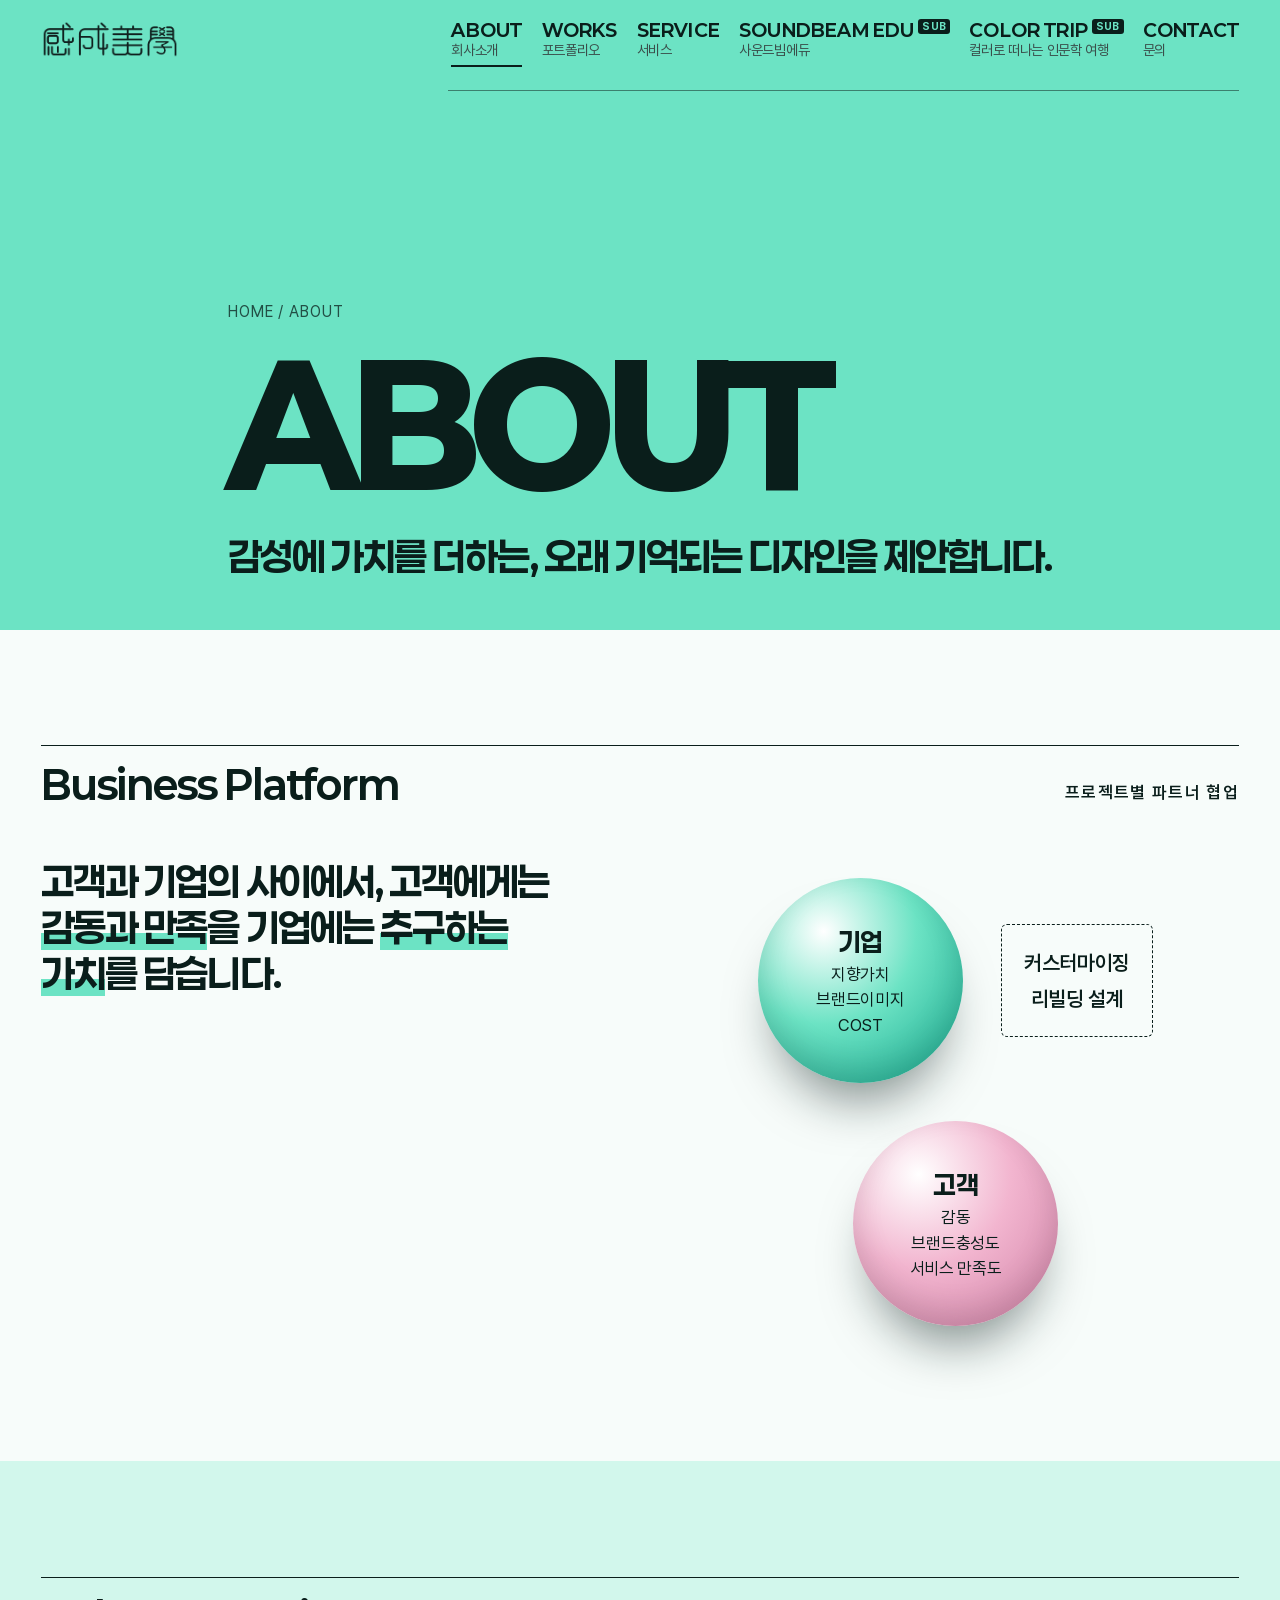
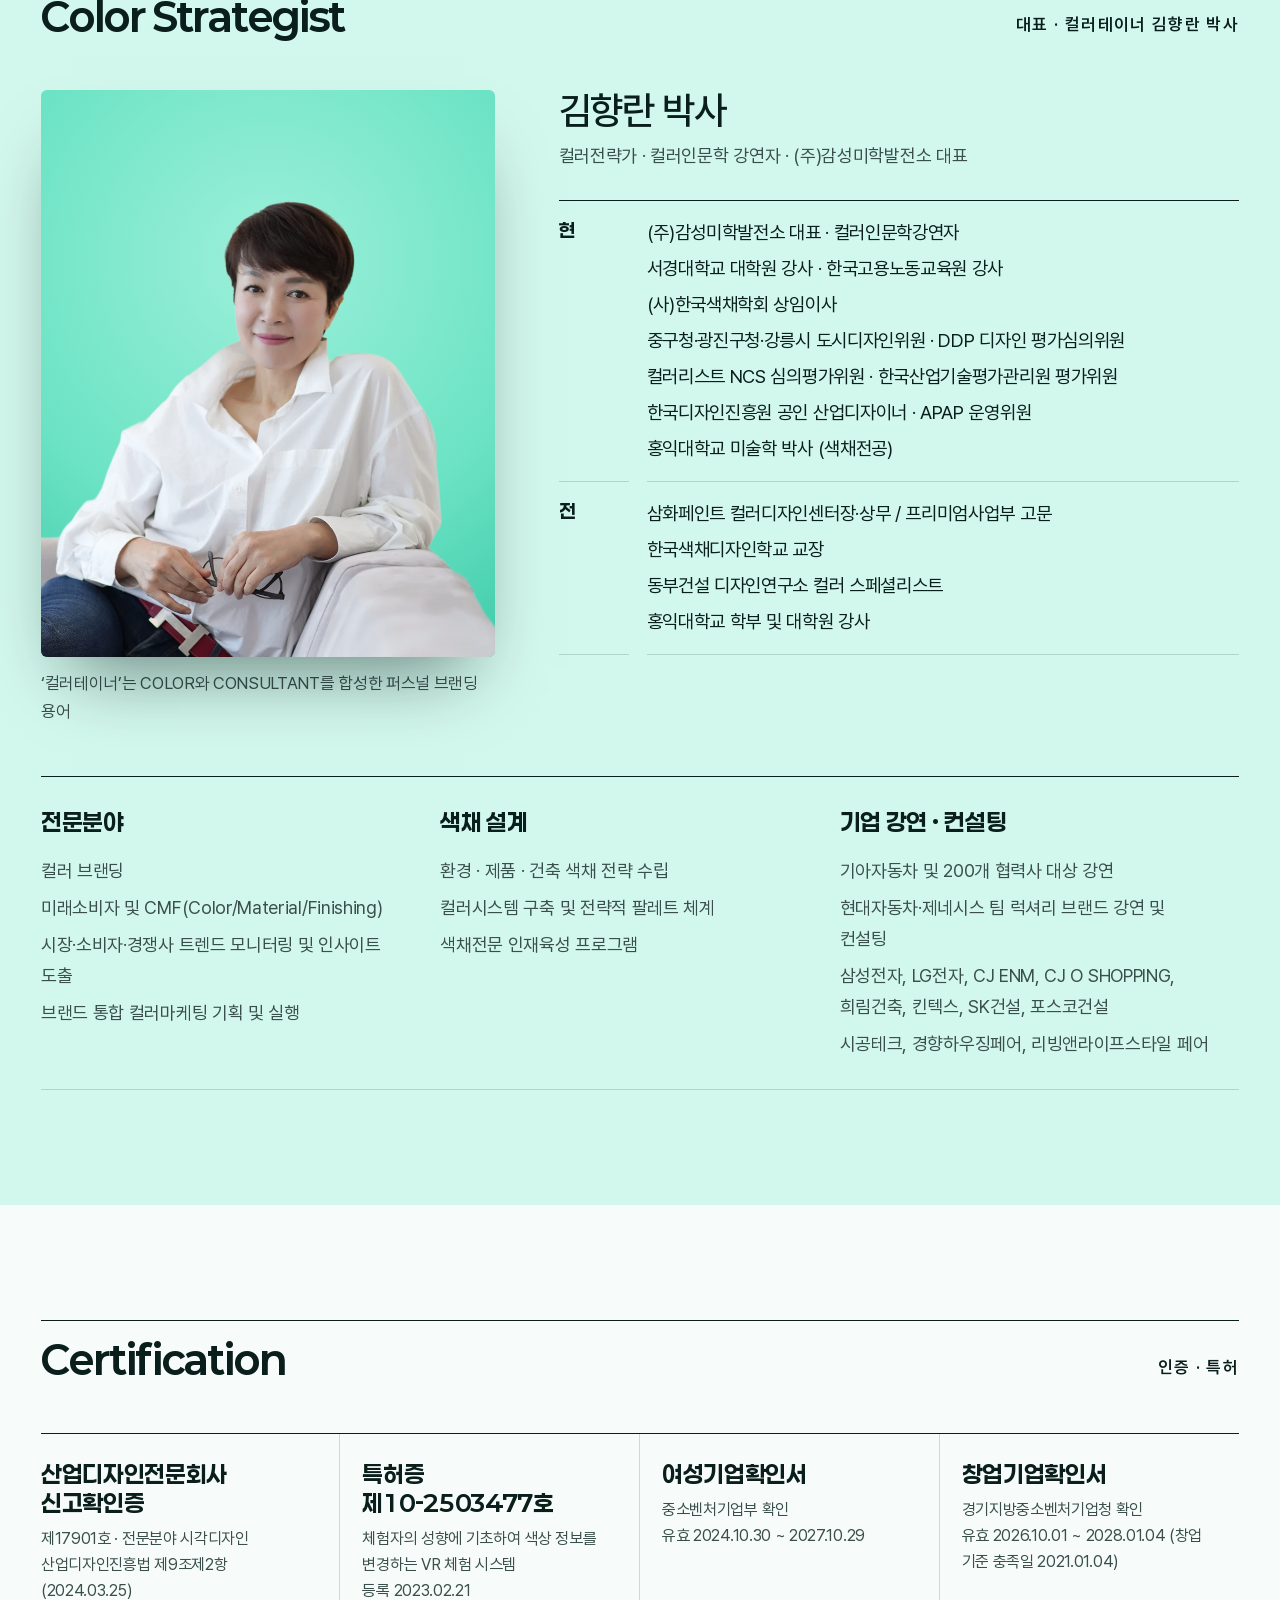
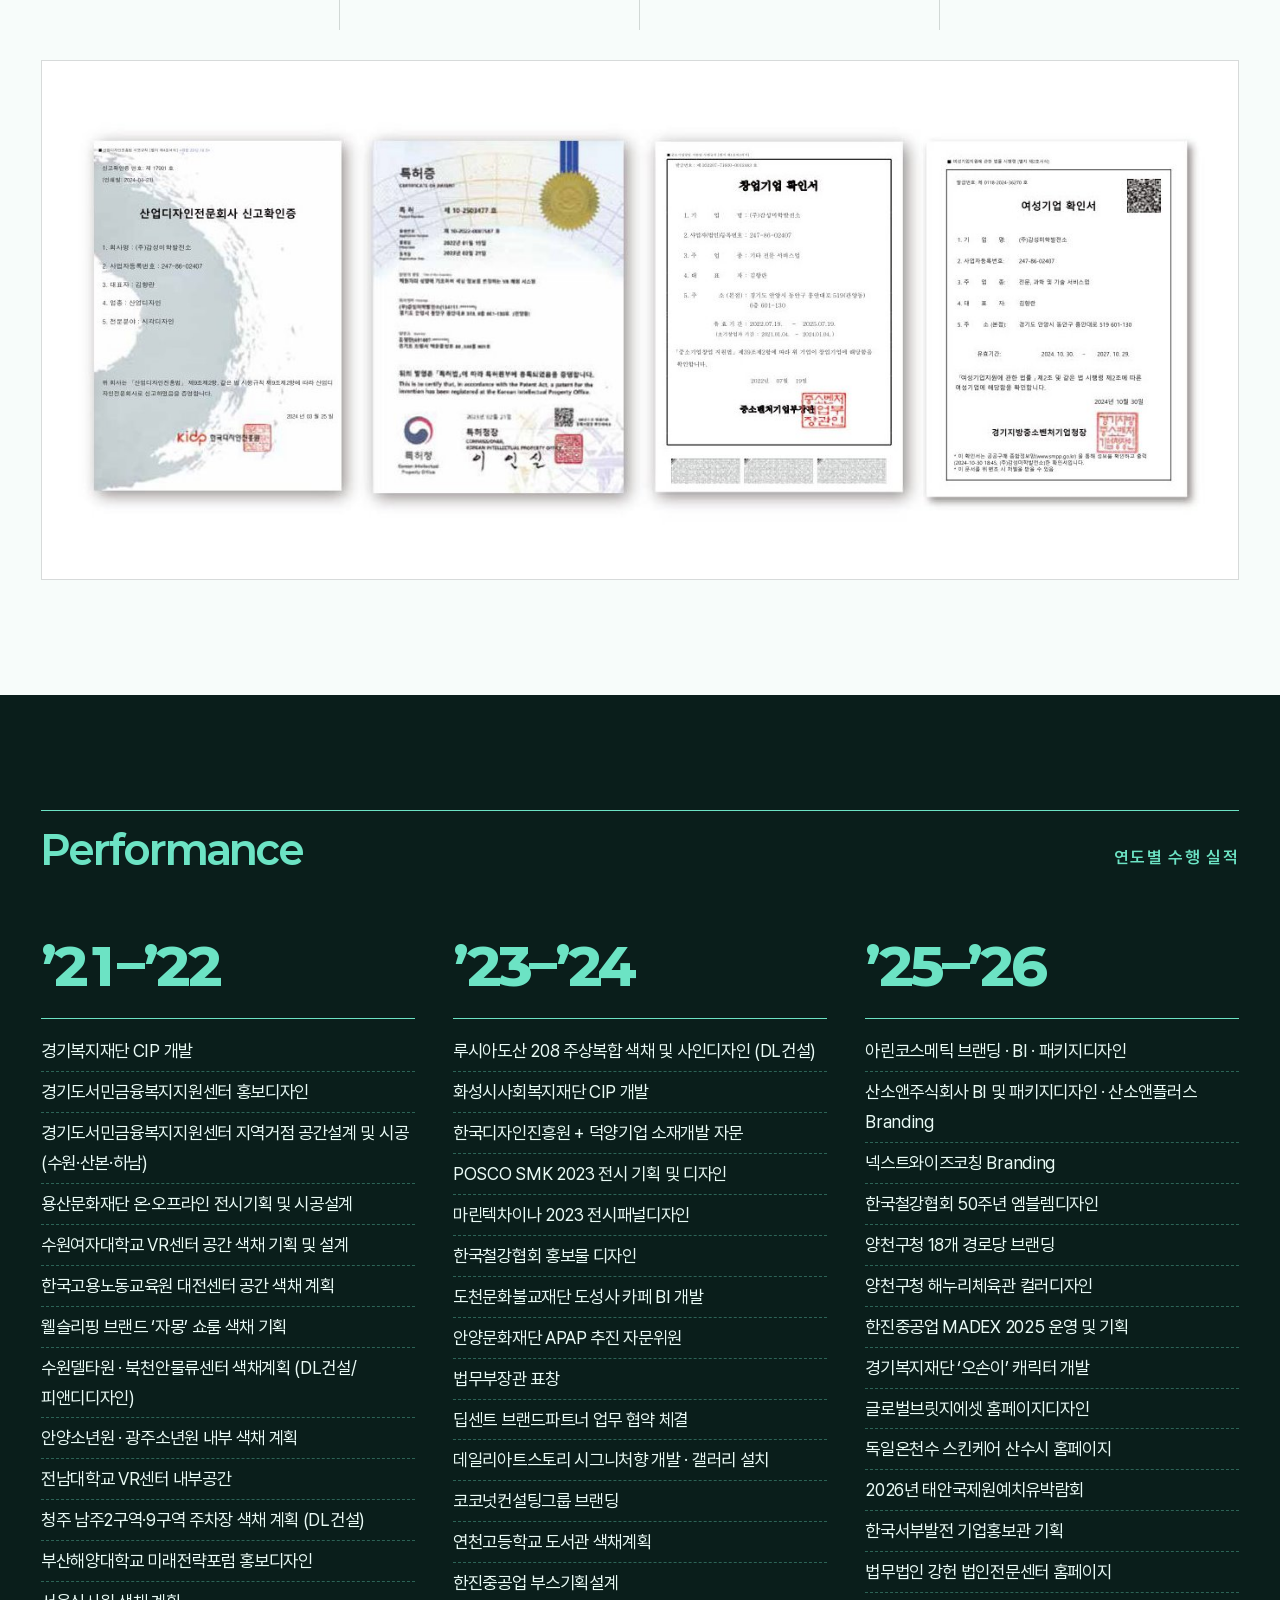
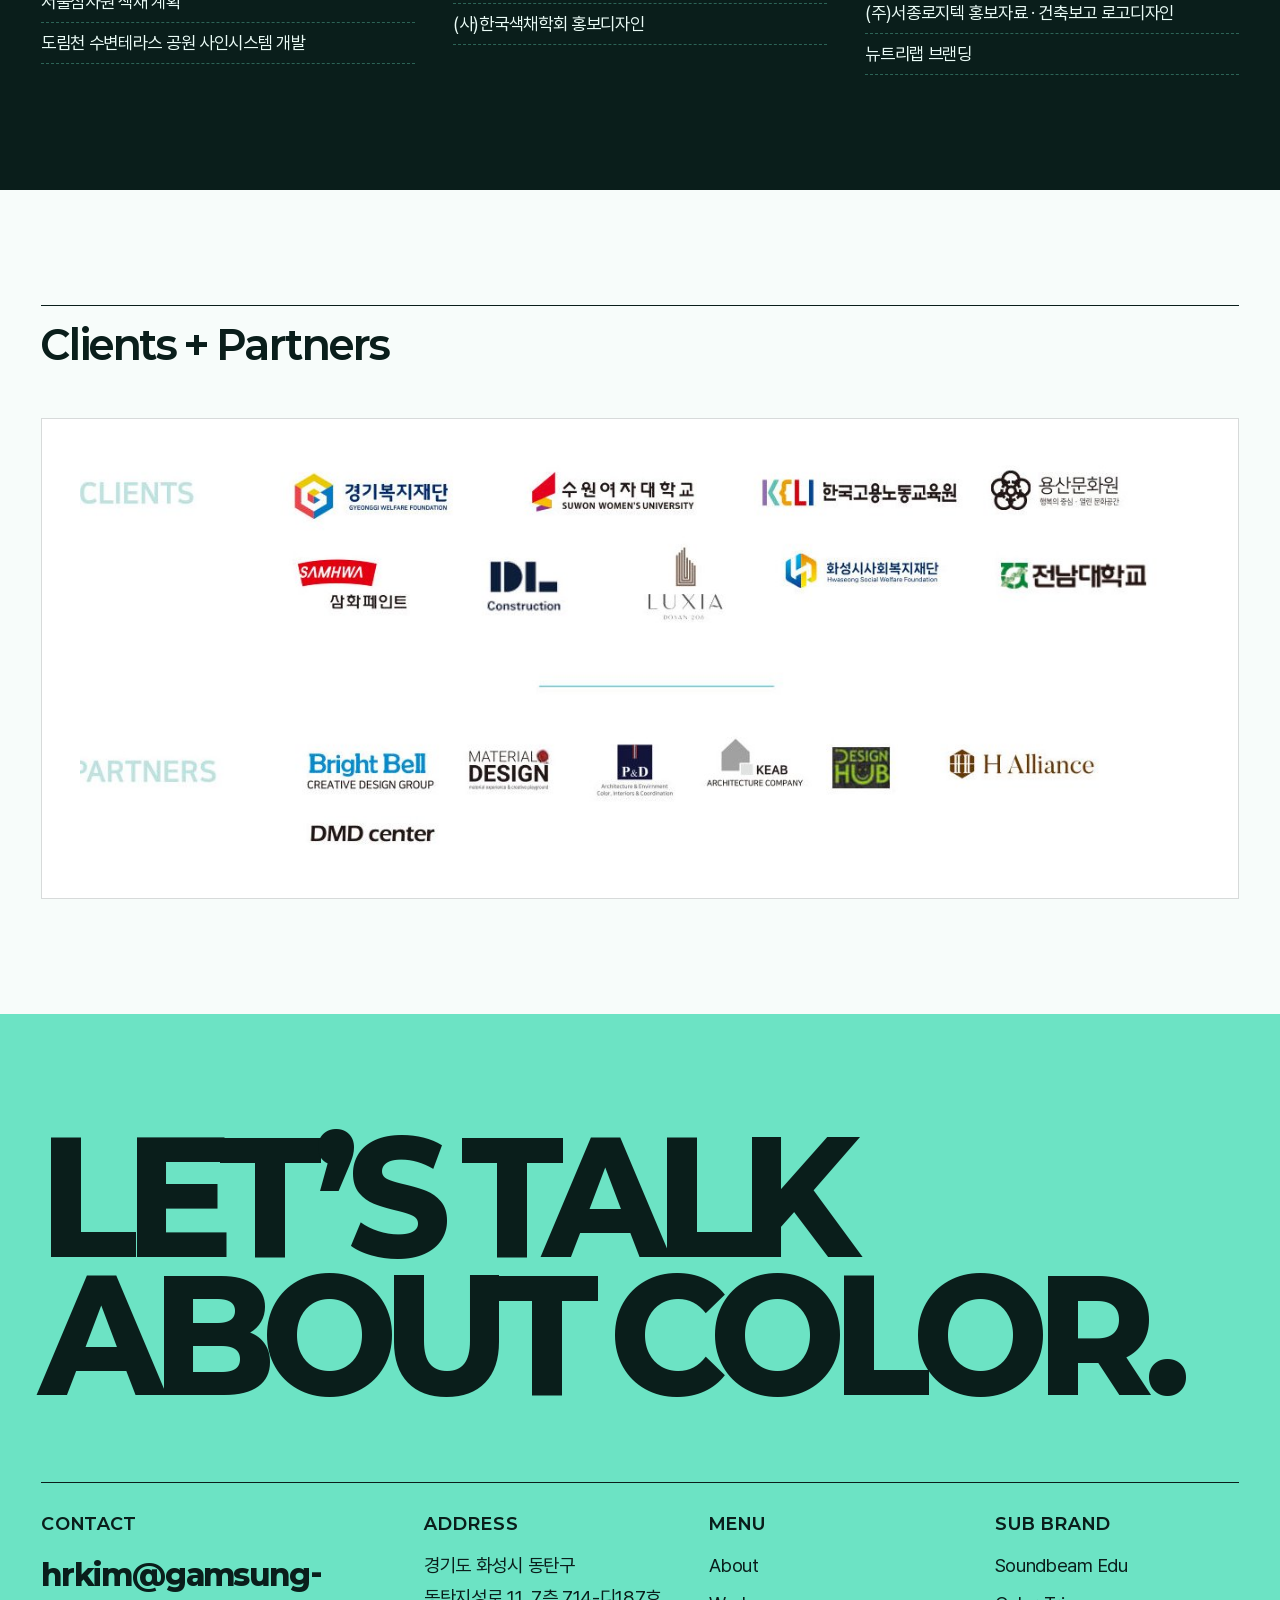
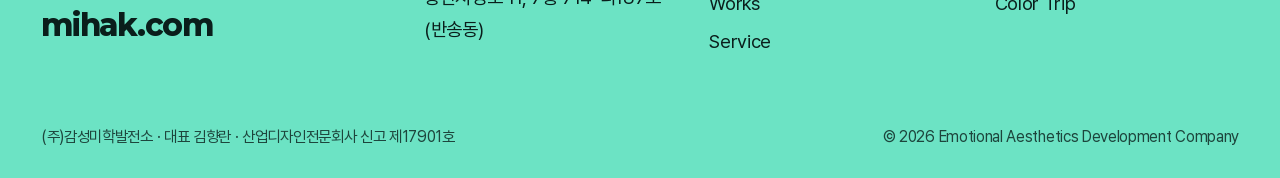
<file: site/about.html>
<!doctype html>
<html lang="ko">
<head>
<meta charset="utf-8">
<meta name="viewport" content="width=device-width,initial-scale=1">
<title>About — 감성미학발전소</title>
<meta name="description" content="(주)감성미학발전소 회사 소개, 대표 김향란 박사, 인증·특허, 연도별 수행 실적.">
<link rel="stylesheet" href="style.css">
</head>
<body data-page="about">
<div id="site-header"></div>
<main>
<section class="hero" style="min-height:70svh">
  <div class="topline"></div>
  <div class="wrap">
    <div class="crumb">HOME / ABOUT</div>
    <h1 style="font-size:clamp(54px,13vw,230px)">ABOUT</h1>
    <p class="statement" style="margin-top:26px;max-width:980px;font-size:clamp(22px,3vw,48px)">감성에 가치를 더하는, 오래 기억되는 디자인을 제안합니다.</p>
  </div>
</section>

<!-- Business Platform -->
<section class="sec">
  <div class="wrap">
    <div class="sec-head"><h2>Business Platform</h2><span class="eyebrow">프로젝트별 파트너 협업</span></div>
    <div class="two">
      <p class="statement rv" style="font-size:clamp(24px,3vw,46px)">고객과 기업의 사이에서, 고객에게는 <em>감동과 만족</em>을 기업에는 <em>추구하는 가치</em>를 담습니다.</p>
      <div class="platform rv">
        <div class="orb"><div><b>기업</b>지향가치<br>브랜드이미지<br>COST</div></div>
        <div class="mid">커스터마이징<br>리빌딩 설계</div>
        <div class="orb pk"><div><b>고객</b>감동<br>브랜드충성도<br>서비스 만족도</div></div>
      </div>
    </div>
  </div>
</section>

<!-- Profile -->
<section class="sec" style="background:var(--mint-l)">
  <div class="wrap">
    <div class="sec-head"><h2>Color Strategist</h2><span class="eyebrow">대표 · 컬러테이너 김향란 박사</span></div>
    <div class="prof">
      <figure class="photo3d rv"><div class="card"><img src="img/work/portrait.png" alt="김향란 박사 강연 사진"></div>
        <figcaption class="cap">‘컬러테이너’는 COLOR와 CONSULTANT를 합성한 퍼스널 브랜딩 용어</figcaption></figure>
      <div class="rv">
        <h3>김향란 박사</h3>
        <p class="role">컬러전략가 · 컬러인문학 강연자 · (주)감성미학발전소 대표</p>
        <dl class="dl">
          <dt>현</dt><dd><ul><li>(주)감성미학발전소 대표 · 컬러인문학강연자</li><li>서경대학교 대학원 강사 · 한국고용노동교육원 강사</li><li>(사)한국색채학회 상임이사</li><li>중구청·광진구청·강릉시 도시디자인위원 · DDP 디자인 평가심의위원</li><li>컬러리스트 NCS 심의평가위원 · 한국산업기술평가관리원 평가위원</li><li>한국디자인진흥원 공인 산업디자이너 · APAP 운영위원</li><li>홍익대학교 미술학 박사 (색채전공)</li></ul></dd>
          <dt>전</dt><dd><ul><li>삼화페인트 컬러디자인센터장·상무 / 프리미엄사업부 고문</li><li>한국색채디자인학교 교장</li><li>동부건설 디자인연구소 컬러 스페셜리스트</li><li>홍익대학교 학부 및 대학원 강사</li></ul></dd>
        </dl>
      </div>
    </div>
    <div class="spec" style="margin-top:50px">
      <div class="rv"><h4>전문분야</h4><ul><li>컬러 브랜딩</li><li>미래소비자 및 CMF(Color/Material/Finishing)</li><li>시장·소비자·경쟁사 트렌드 모니터링 및 인사이트 도출</li><li>브랜드 통합 컬러마케팅 기획 및 실행</li></ul></div>
      <div class="rv"><h4>색채 설계</h4><ul><li>환경 · 제품 · 건축 색채 전략 수립</li><li>컬러시스템 구축 및 전략적 팔레트 체계</li><li>색채전문 인재육성 프로그램</li></ul></div>
      <div class="rv"><h4>기업 강연 · 컨설팅</h4><ul><li>기아자동차 및 200개 협력사 대상 강연</li><li>현대자동차·제네시스 팀 럭셔리 브랜드 강연 및 컨설팅</li><li>삼성전자, LG전자, CJ ENM, CJ O SHOPPING, 희림건축, 킨텍스, SK건설, 포스코건설</li><li>시공테크, 경향하우징페어, 리빙앤라이프스타일 페어</li></ul></div>
    </div>
  </div>
</section>

<!-- Certification -->
<section class="sec">
  <div class="wrap">
    <div class="sec-head"><h2>Certification</h2><span class="eyebrow">인증 · 특허</span></div>
    <div class="certs">
      <div class="rv"><b>산업디자인전문회사<br>신고확인증</b><small>제17901호 · 전문분야 시각디자인<br>산업디자인진흥법 제9조제2항 (2024.03.25)</small></div>
      <div class="rv"><b>특허증<br>제10-2503477호</b><small>체험자의 성향에 기초하여 색상 정보를 변경하는 VR 체험 시스템<br>등록 2023.02.21</small></div>
      <div class="rv"><b>여성기업확인서</b><small>중소벤처기업부 확인<br>유효 2024.10.30 ~ 2027.10.29</small></div>
      <div class="rv"><b>창업기업확인서</b><small>경기지방중소벤처기업청 확인<br>유효 2026.10.01 ~ 2028.01.04 (창업 기준 충족일 2021.01.04)</small></div>
    </div>
    <div class="certs-img rv"><img src="img/work/certs.jpg" alt="인증서 4종" loading="lazy"></div>
  </div>
</section>

<!-- Performance -->
<section class="sec" style="background:var(--ink);color:var(--mint-l)">
  <div class="wrap">
    <div class="sec-head" style="border-color:var(--mint)"><h2 style="color:var(--mint)">Performance</h2><span class="eyebrow" style="color:var(--mint)">연도별 수행 실적</span></div>
    <div class="years" style="--tx:#a6cfc4">
      <div class="rv"><h4 style="color:var(--mint);border-color:var(--mint)">’21–’22</h4><ul style="color:#EAFBF6">
        <li>경기복지재단 CIP 개발</li><li>경기도서민금융복지지원센터 홍보디자인</li><li>경기도서민금융복지지원센터 지역거점 공간설계 및 시공 (수원·산본·하남)</li><li>용산문화재단 온·오프라인 전시기획 및 시공설계</li><li>수원여자대학교 VR센터 공간 색채 기획 및 설계</li><li>한국고용노동교육원 대전센터 공간 색채 계획</li><li>웰슬리핑 브랜드 ‘자몽’ 쇼룸 색채 기획</li><li>수원델타원 · 북천안물류센터 색채계획 (DL건설/피앤디디자인)</li><li>안양소년원 · 광주소년원 내부 색채 계획</li><li>전남대학교 VR센터 내부공간</li><li>청주 남주2구역·9구역 주차장 색채 계획 (DL건설)</li><li>부산해양대학교 미래전략포럼 홍보디자인</li><li>서울심사원 색채 계획</li><li>도림천 수변테라스 공원 사인시스템 개발</li></ul></div>
      <div class="rv"><h4 style="color:var(--mint);border-color:var(--mint)">’23–’24</h4><ul style="color:#EAFBF6">
        <li>루시아도산 208 주상복합 색채 및 사인디자인 (DL건설)</li><li>화성시사회복지재단 CIP 개발</li><li>한국디자인진흥원 + 덕양기업 소재개발 자문</li><li>POSCO SMK 2023 전시 기획 및 디자인</li><li>마린텍차이나 2023 전시패널디자인</li><li>한국철강협회 홍보물 디자인</li><li>도천문화불교재단 도성사 카페 BI 개발</li><li>안양문화재단 APAP 추진 자문위원</li><li>법무부장관 표창</li><li>딥센트 브랜드파트너 업무 협약 체결</li><li>데일리아트스토리 시그니처향 개발 · 갤러리 설치</li><li>코코넛컨설팅그룹 브랜딩</li><li>연천고등학교 도서관 색채계획</li><li>한진중공업 부스기획설계</li><li>(사)한국색채학회 홍보디자인</li></ul></div>
      <div class="rv"><h4 style="color:var(--mint);border-color:var(--mint)">’25–’26</h4><ul style="color:#EAFBF6">
        <li>아린코스메틱 브랜딩 · BI · 패키지디자인</li><li>산소앤주식회사 BI 및 패키지디자인 · 산소앤플러스 Branding</li><li>넥스트와이즈코칭 Branding</li><li>한국철강협회 50주년 엠블렘디자인</li><li>양천구청 18개 경로당 브랜딩</li><li>양천구청 해누리체육관 컬러디자인</li><li>한진중공업 MADEX 2025 운영 및 기획</li><li>경기복지재단 ‘오손이’ 캐릭터 개발</li><li>글로벌브릿지에셋 홈페이지디자인</li><li>독일온천수 스킨케어 산수시 홈페이지</li><li>2026년 태안국제원예치유박람회</li><li>한국서부발전 기업홍보관 기획</li><li>법무법인 강헌 법인전문센터 홈페이지</li><li>(주)서종로지텍 홍보자료 · 건축보고 로고디자인</li><li>뉴트리랩 브랜딩</li></ul></div>
    </div>
  </div>
</section>

<!-- Clients -->
<section class="sec">
  <div class="wrap">
    <div class="sec-head"><h2>Clients + Partners</h2></div>
    <div class="clients-img rv"><img src="img/work/clients.jpg" alt="클라이언트 및 파트너사 로고" loading="lazy"></div>
  </div>
</section>
</main>
<div id="site-footer"></div>
<script src="main.js"></script>
</body>
</html>
</file>
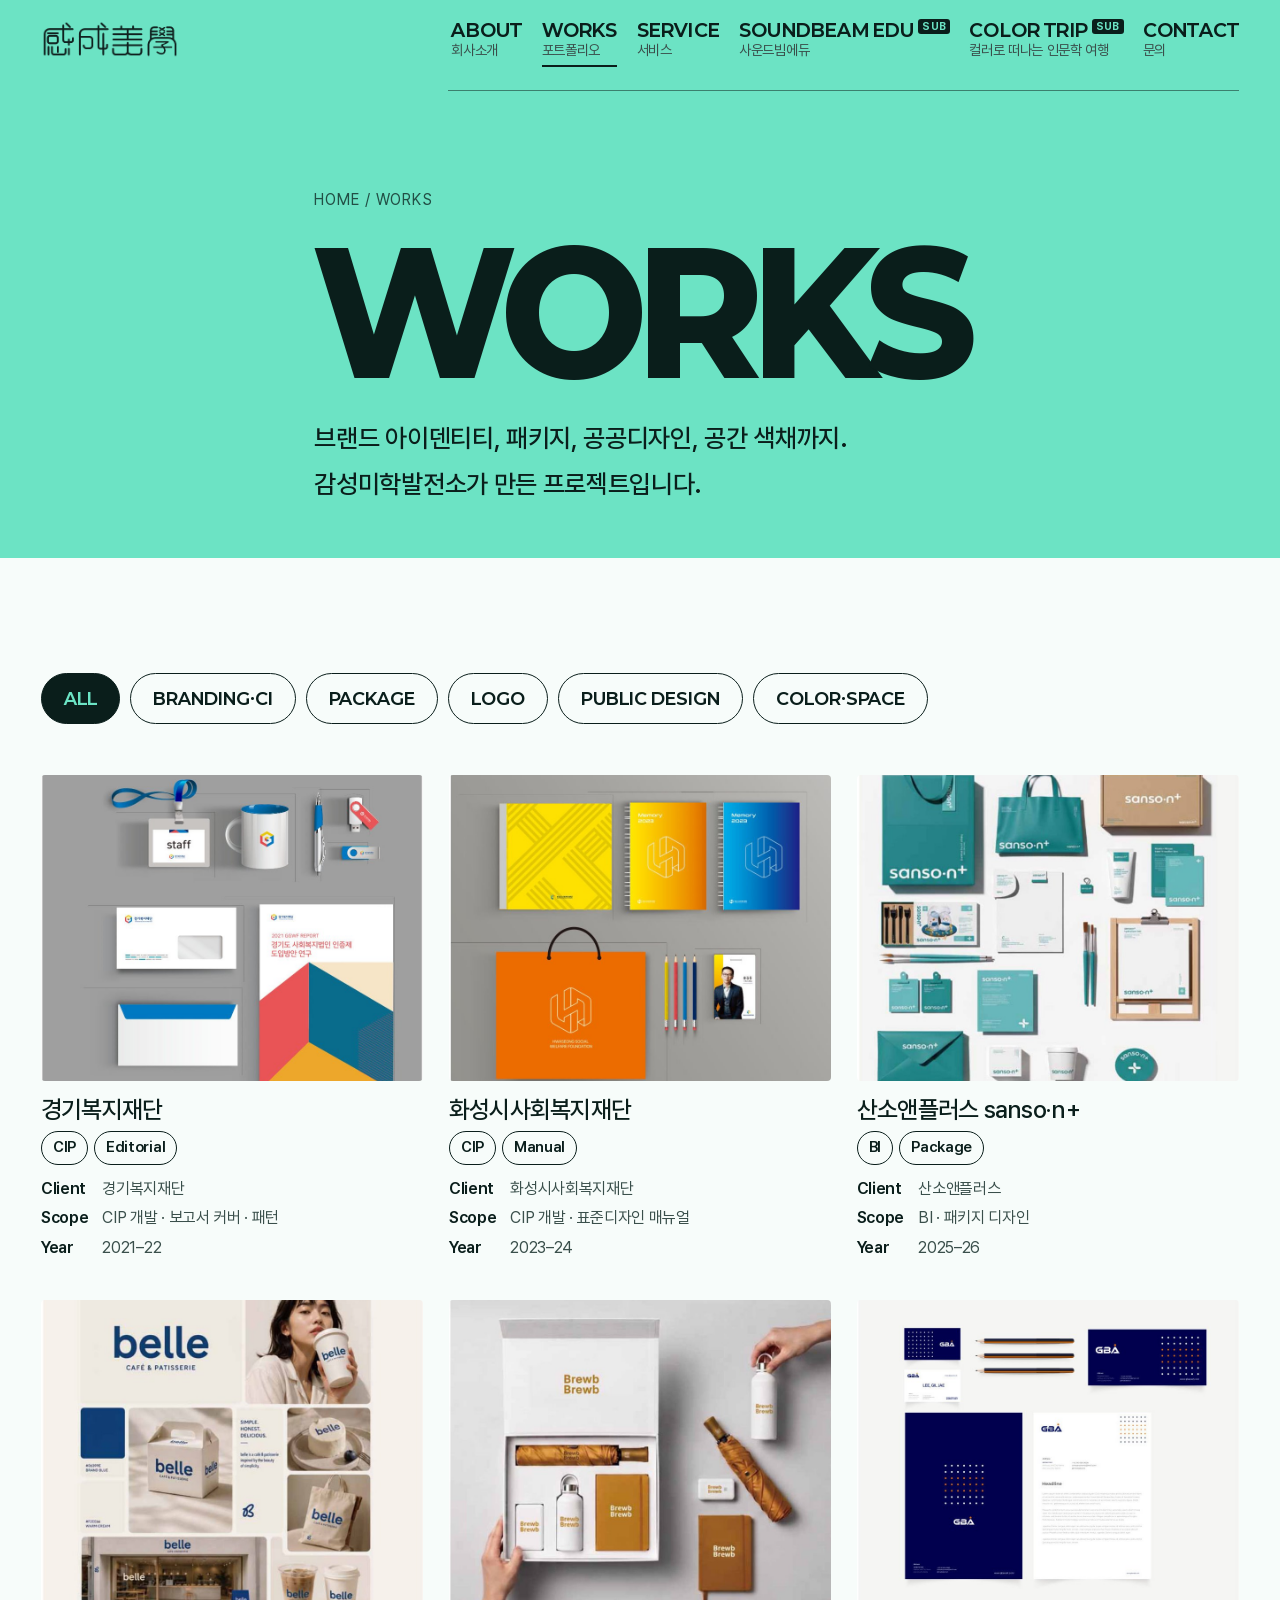
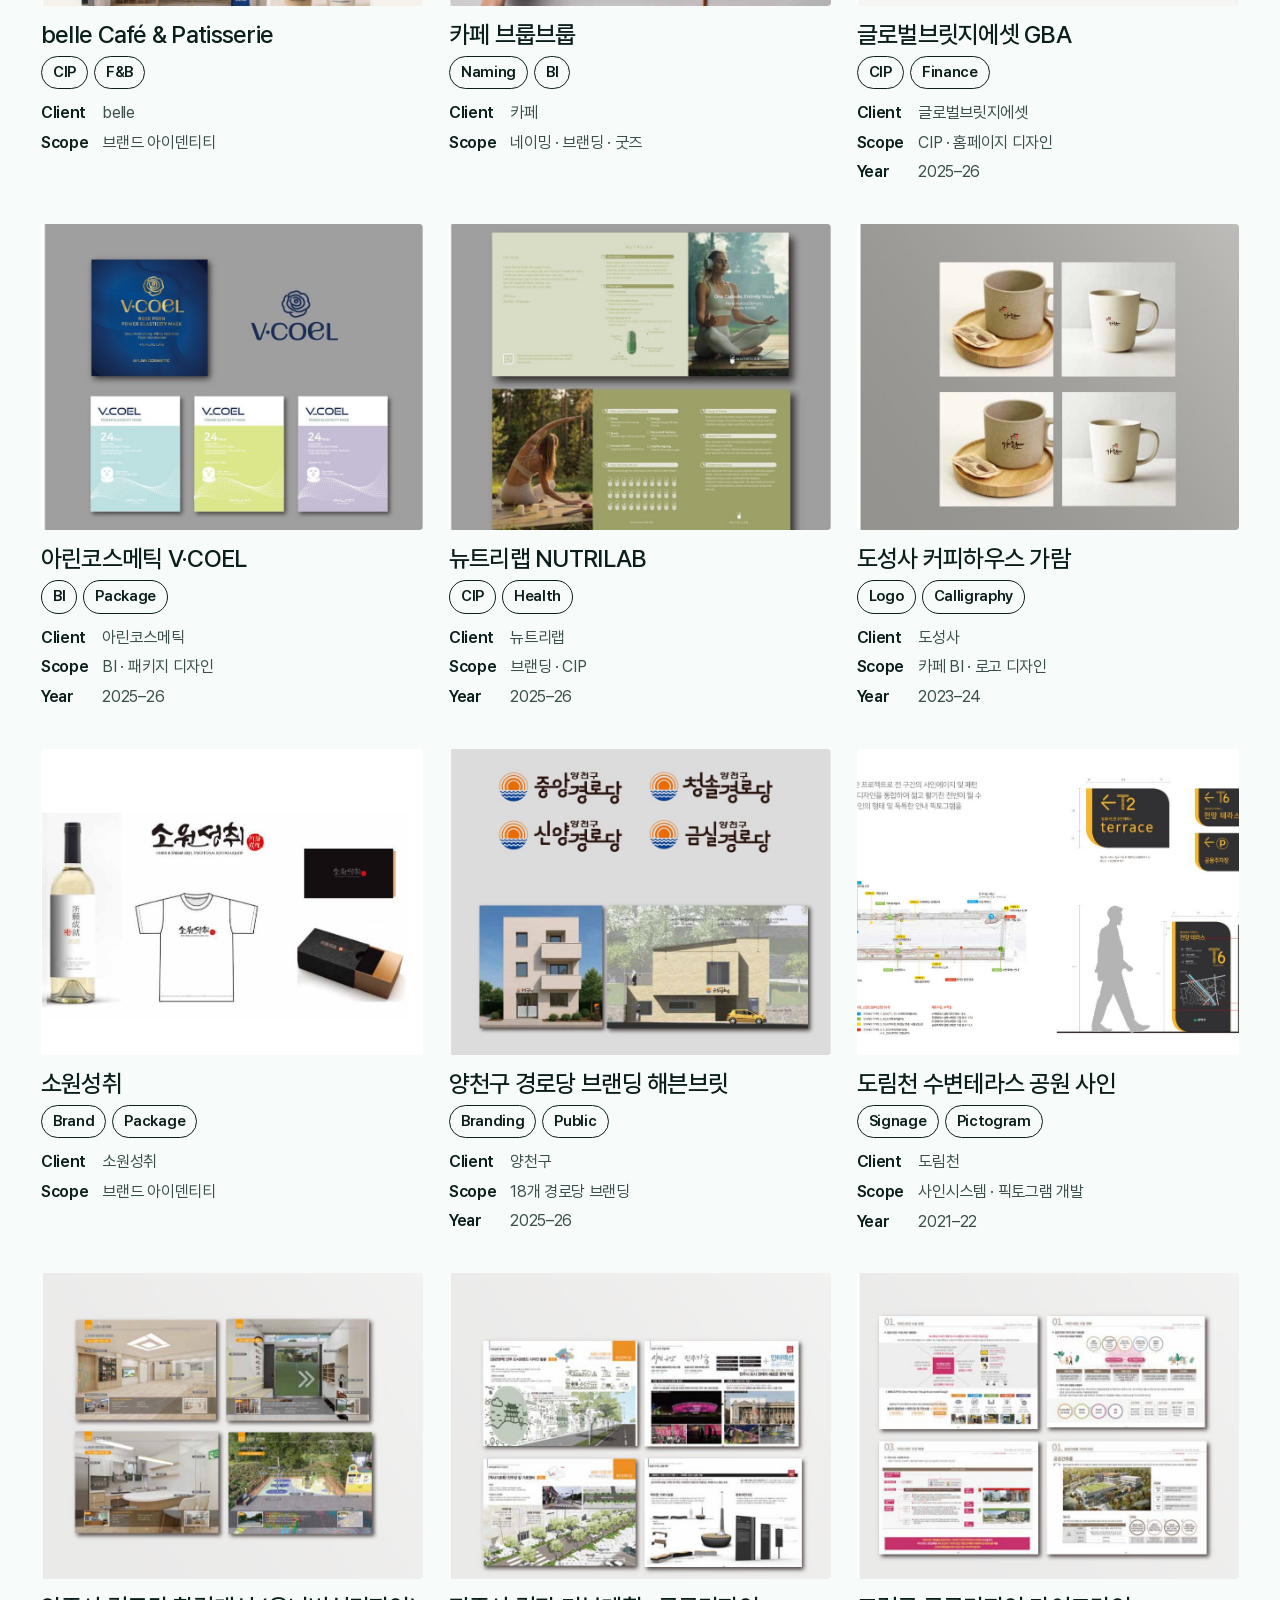
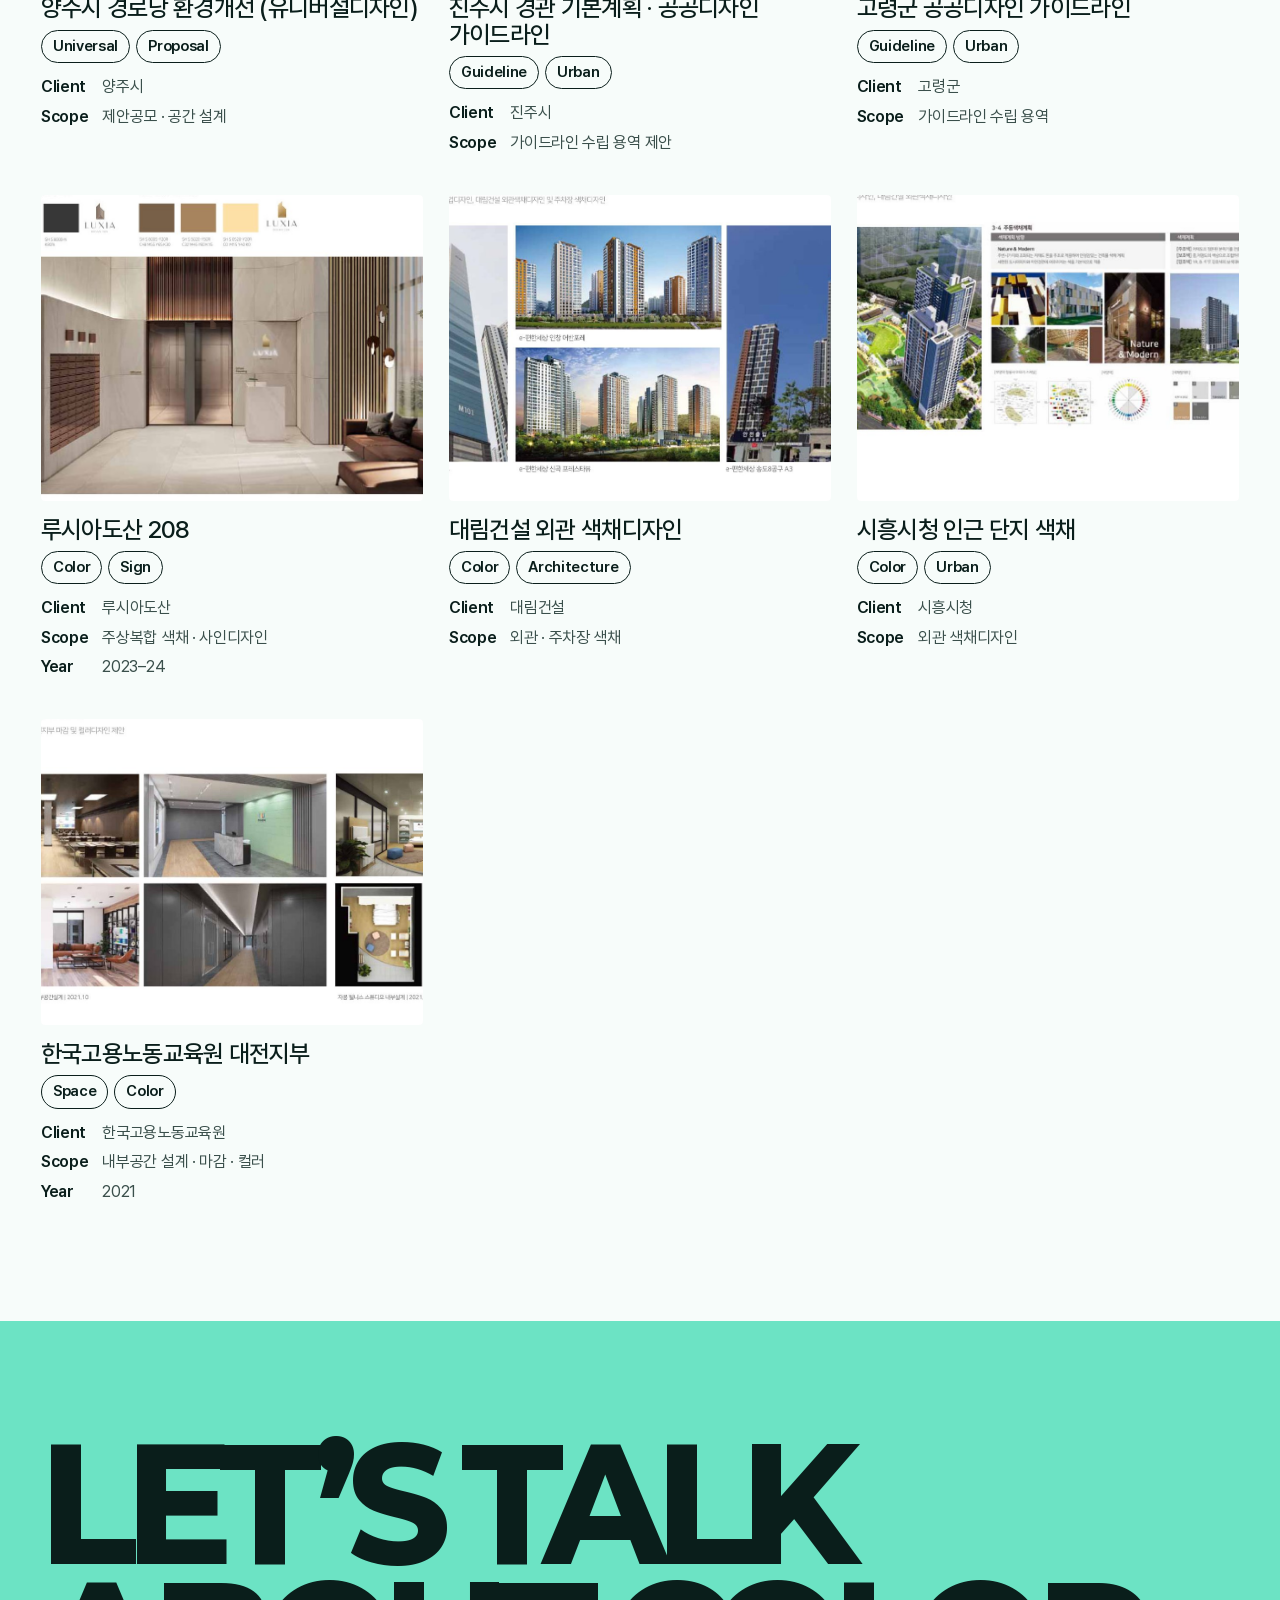
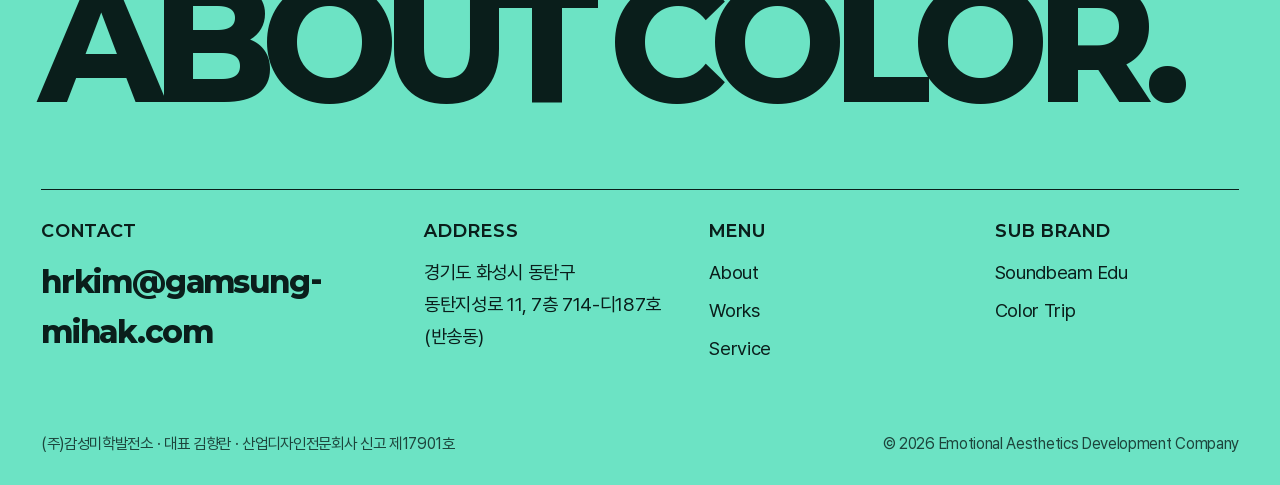
<file: site/works.html>
<!doctype html>
<html lang="ko">
<head>
<meta charset="utf-8">
<meta name="viewport" content="width=device-width,initial-scale=1">
<title>Works — 감성미학발전소</title>
<meta name="description" content="감성미학발전소의 브랜딩·CIP·패키지·공공디자인·색채 포트폴리오.">
<link rel="stylesheet" href="style.css">
</head>
<body data-page="works">
<div id="site-header"></div>
<main>
<section class="hero" style="min-height:62svh">
  <div class="topline"></div>
  <div class="wrap">
    <div class="crumb">HOME / WORKS</div>
    <h1 style="font-size:clamp(54px,13vw,230px)">WORKS</h1>
    <p class="big-p" style="max-width:560px;margin-top:20px">브랜드 아이덴티티, 패키지, 공공디자인, 공간 색채까지. 감성미학발전소가 만든 프로젝트입니다.</p>
  </div>
</section>
<section class="sec">
  <div class="wrap">
    <div class="filters" id="filters"></div>
    <div class="grid" id="grid"></div>
  </div>
</section>
</main>

<div class="modal" id="modal" role="dialog" aria-label="프로젝트 상세"><button class="x" aria-label="닫기">✕</button><div class="box"><div class="pics"></div><div class="txt"></div></div></div>
<div id="site-footer"></div>
<script src="main.js"></script>
</body>
</html>
</file>
<file: docs/style.css>
/* 감성미학발전소 — Brandingcom 스타일 · MINT · Paperlogy + Pretendard */
@font-face{font-family:"Paperlogy";src:url(fonts/Paperlogy-400.ttf) format("truetype");font-weight:400;font-display:swap}
@font-face{font-family:"Paperlogy";src:url(fonts/Paperlogy-700.ttf) format("truetype");font-weight:700;font-display:swap}
@font-face{font-family:"Paperlogy";src:url(fonts/Paperlogy-900.ttf) format("truetype");font-weight:900;font-display:swap}
@font-face{font-family:"PretendardL";src:url(fonts/Pretendard-400.woff2) format("woff2");font-weight:400;font-display:swap}
@font-face{font-family:"PretendardL";src:url(fonts/Pretendard-500.woff2) format("woff2");font-weight:500;font-display:swap}
@font-face{font-family:"PretendardL";src:url(fonts/Pretendard-600.woff2) format("woff2");font-weight:600;font-display:swap}
@font-face{font-family:"PretendardL";src:url(fonts/Pretendard-700.woff2) format("woff2");font-weight:700;font-display:swap}

:root{
  --mint:#6CE3C4;      /* 메인 민트 (히어로·포인트) */
  --mint-d:#12A58B;    /* 딥 민트 */
  --mint-l:#D2F7EC;    /* 연한 민트 */
  --mint-xl:#EEFBF7;
  --ink:#0A1E1B;
  --ink-2:#3A4F4B;
  --line:rgba(10,30,27,.16);
  --paper:#F7FCFA;
  --pink:#F2B5CF;     /* 브랜드 그라데이션의 핑크 (소량 포인트) */
  --cream:#F3E4B3;
  --disp:"Paperlogy","PretendardL","Malgun Gothic",sans-serif;
  --body:"PretendardL","Pretendard","Malgun Gothic",system-ui,sans-serif;
  --gut:clamp(20px,3.2vw,48px);
}
html{font-size:clamp(13px,11.69px + .337vw,16px);-webkit-text-size-adjust:100%}
*{box-sizing:border-box;margin:0;padding:0}
html{scroll-behavior:smooth;scroll-padding-top:84px}
body{font-size:1.3rem;font-family:var(--body);background:var(--paper);color:var(--ink);line-height:1.7;letter-spacing:-.015em;-webkit-font-smoothing:antialiased;word-break:keep-all;overflow-x:hidden}
img{display:block;max-width:100%}
a{color:inherit;text-decoration:none}
ul{list-style:none}
button{font:inherit;color:inherit;border:0;background:none;cursor:pointer}
:focus-visible{outline:2px solid var(--ink);outline-offset:3px}
.wrap{padding:0 var(--gut);max-width:1680px;margin:0 auto}
h1,h2,h3{font-family:var(--disp);font-weight:900;letter-spacing:-.045em;line-height:1.08}
.eyebrow{font-family:var(--body);font-size:1.056rem;font-weight:600;letter-spacing:.08em;text-transform:uppercase}

/* ---------- 헤더 ---------- */
.hd{position:fixed;left:0;right:0;top:0;z-index:60;transition:background .3s,box-shadow .3s}
.hd.solid{background:rgba(247,252,250,.94);backdrop-filter:blur(10px);box-shadow:0 1px 0 var(--line)}
.hd .wrap{display:flex;align-items:center;justify-content:space-between;height:78px}
.logo{display:flex;align-items:center;gap:10px}
.logo img{height:38px;width:auto}
.logo span{font-family:var(--disp);font-weight:700;font-size:1.056rem;line-height:1.15;letter-spacing:-.02em}
.menu{display:flex;gap:clamp(14px,2.2vw,34px);align-items:center}
.menu a{display:block;position:relative;padding:6px 0;line-height:1.15}
.menu b{display:block;font-family:var(--disp);font-weight:700;font-size:1.138rem;letter-spacing:.01em;text-transform:uppercase}
.menu small{display:block;font-size:0.894rem;color:var(--ink-2);margin-top:1px}
.menu a::after{content:"";position:absolute;left:0;right:100%;bottom:-3px;height:2px;background:var(--ink);transition:right .3s}
.menu a:hover::after,.menu a.on::after{right:0}
.menu .sub b::after{content:"SUB";font-family:var(--body);font-size:0.65rem;font-weight:700;vertical-align:super;margin-left:4px;padding:1px 4px;border-radius:3px;background:var(--ink);color:var(--mint)}
.burger{display:none;width:46px;height:46px;position:relative;border-radius:50%;background:var(--ink)}
.burger i{position:absolute;left:14px;right:14px;height:2px;background:var(--mint);transition:.3s}
.burger i:nth-child(1){top:17px}.burger i:nth-child(2){top:22px}.burger i:nth-child(3){top:27px}
.burger[aria-expanded=true] i:nth-child(1){top:22px;transform:rotate(45deg)}
.burger[aria-expanded=true] i:nth-child(2){opacity:0}
.burger[aria-expanded=true] i:nth-child(3){top:22px;transform:rotate(-45deg)}

body.dark-top .hd:not(.solid){color:var(--mint)}
body.dark-top .hd:not(.solid) .logo img{filter:brightness(0) invert(1)}
body.dark-top .hd:not(.solid) .logo span{color:#fff}
body.dark-top .hd:not(.solid) .menu .edu{color:#fff}
.sb-logo-img{display:block;width:clamp(260px,36vw,560px);height:auto;margin-bottom:26px}
.sb-logo-img.sm{width:clamp(200px,24vw,380px);margin:0;justify-self:end}
body.dark-top .hd:not(.solid) .menu small{color:#9fd8c8}
body.dark-top .hd:not(.solid) .menu a::after{background:var(--mint)}
body.dark-top .hd:not(.solid) .menu .sub b::after{background:var(--mint);color:var(--ink)}
/* ---------- 히어로 ---------- */
.hero{position:relative;min-height:100svh;background:var(--mint);display:flex;flex-direction:column;justify-content:flex-end;padding:120px 0 clamp(28px,4vw,56px);overflow:hidden}
.hero .topline{position:absolute;left:35%;right:var(--gut);top:90px;height:1px;background:var(--ink);opacity:.5}
.hero .tag{position:absolute;left:35%;top:100px;font-size:0.975rem;line-height:1.5;max-width:230px}
.hero h1{font-size:clamp(40px,8.6vw,150px);line-height:.98;letter-spacing:-.055em;text-transform:uppercase}
.hero h1 span{display:block}
.hero h1 .o{-webkit-text-stroke:2px var(--ink);color:transparent}
.hero .scrollcue{display:flex;align-items:center;gap:14px;font-size:0.975rem;margin-top:clamp(22px,3vw,40px)}
.hero .scrollcue i{width:1px;height:44px;background:var(--ink);position:relative;overflow:hidden}
.hero .scrollcue i::after{content:"";position:absolute;left:0;top:-100%;width:1px;height:100%;background:var(--mint);animation:drip 1.8s ease-in-out infinite}
@keyframes drip{to{top:100%}}
.badge{position:absolute;right:clamp(16px,5vw,90px);top:34%;width:clamp(130px,16vw,230px);aspect-ratio:1}
.badge svg{width:100%;height:100%;animation:spin 22s linear infinite}
.badge text{font-family:var(--disp);font-weight:700;font-size:14.6px;letter-spacing:.09em;fill:var(--ink)}
.badge .c{position:absolute;inset:0;display:grid;place-items:center;font-size:2.438rem}
@keyframes spin{to{transform:rotate(360deg)}}
.hero-sub{min-height:86svh}
.hero-sub .stage{position:absolute;left:0;top:0;bottom:0;width:100%;z-index:0;pointer-events:none}
.hero-sub .stage canvas{position:absolute;inset:0;width:100%!important;height:100%!important}
.hero-sub .inner{position:relative;z-index:2}
.hero-sub h1{font-size:clamp(38px,7vw,118px)}
.hero-sub .lead{max-width:520px;margin-top:22px;font-size:clamp(1.219rem,1.8vw,1.462rem);font-weight:500}
.crumb{font-size:0.975rem;letter-spacing:.06em;margin-bottom:18px;opacity:.75}
.dark.hero{background:var(--ink);color:var(--mint)}
.dark.hero .topline{background:var(--mint)}
.dark .crumb,.dark .lead{color:#cdeee5}
.fallback-orbs{position:absolute;inset:0;display:grid;place-items:center}
@media (max-width:900px){.fallback-orbs i.far{display:none}.fallback-orbs i{opacity:.8}}
.fallback-orbs i{position:absolute;width:var(--s);height:var(--s);border-radius:50%;left:var(--x);top:var(--y);background:radial-gradient(circle at 30% 28%,#fff 0,var(--c) 38%,color-mix(in srgb,var(--c) 55%,#000) 100%);box-shadow:0 30px 50px -10px rgba(0,0,0,.25)}

/* ---------- 섹션 공통 ---------- */
.sec{padding:clamp(64px,9vw,140px) 0}
.sec-head{display:flex;justify-content:space-between;align-items:flex-end;gap:24px;border-top:1px solid var(--ink);padding-top:18px;margin-bottom:clamp(30px,4vw,64px)}
.sec-head h2{font-size:clamp(1.788rem,3.1vw,2.762rem);font-weight:700;letter-spacing:-.03em}
.counter{font-family:var(--disp);font-size:clamp(34px,4vw,60px);font-weight:400;letter-spacing:-.04em;line-height:1}
.counter sup{font-size:.4em;vertical-align:top}
.ctrl{display:flex;gap:10px}
.circ{width:52px;height:52px;border-radius:50%;border:1.5px solid var(--ink);display:grid;place-items:center;font-size:1.625rem;transition:.25s}
.circ:hover{background:var(--ink);color:var(--mint)}
.btn{display:inline-flex;align-items:center;gap:10px;padding:15px 30px;border-radius:999px;background:var(--ink);color:var(--mint);font-family:var(--disp);font-weight:700;font-size:1.138rem;transition:.25s}
.btn:hover{transform:translateY(-3px);box-shadow:0 14px 30px -10px rgba(10,30,27,.5)}
.btn.line{background:transparent;color:var(--ink);border:1.5px solid var(--ink)}
.btn.line:hover{background:var(--ink);color:var(--mint)}
.btn.mint{background:var(--mint);color:var(--ink)}

/* ---------- 마키 ---------- */
.marquee{background:var(--ink);color:var(--mint);overflow:hidden;padding:20px 0;white-space:nowrap}
.marquee div{display:inline-flex;gap:56px;animation:mq 38s linear infinite;font-family:var(--disp);font-weight:700;font-size:clamp(1.462rem,2.9vw,2.438rem);letter-spacing:-.02em}
.marquee span::after{content:"✦";margin-left:56px;color:var(--pink)}
@keyframes mq{to{transform:translateX(-50%)}}

/* ---------- 3D 링 (포트폴리오 목업) ---------- */
.ring-sec{background:var(--ink);color:var(--mint-l);padding:clamp(60px,8vw,120px) 0 clamp(40px,6vw,90px);overflow:hidden;position:relative}
.ring-sec .wrap{position:relative;z-index:3}
.ring-sec h2{color:var(--mint);font-size:clamp(30px,5vw,84px);max-width:900px}
.ring-sec p{max-width:460px;margin-top:20px;color:#a6cfc4}
.ring-wrap{perspective:1900px;height:clamp(360px,44vw,620px);position:relative;margin-top:clamp(-30px,-2vw,0px);cursor:grab;touch-action:pan-y}
.ring-wrap:active{cursor:grabbing}
.ring{position:absolute;left:50%;top:50%;width:0;height:0;transform-style:preserve-3d}
.face{position:absolute;width:clamp(170px,19vw,300px);aspect-ratio:3/3.8;left:calc(clamp(170px,19vw,300px)/-2);top:calc(clamp(170px,19vw,300px)*-.63);background:#e9efed;border-radius:6px;overflow:hidden;box-shadow:0 30px 60px -20px rgba(0,0,0,.7);transform:rotateY(var(--a)) translateZ(var(--r));backface-visibility:visible;transition:filter .3s}
.face img{width:100%;height:100%;object-fit:cover;pointer-events:none;-webkit-user-drag:none}
.face figcaption{position:absolute;left:0;right:0;bottom:0;padding:26px 12px 10px;font-size:0.975rem;font-weight:600;color:#fff;background:linear-gradient(transparent,rgba(0,0,0,.7))}
.ring-floor{position:absolute;left:50%;bottom:6%;width:70%;height:90px;transform:translateX(-50%);background:radial-gradient(ellipse at center,rgba(108,227,196,.28),transparent 70%);filter:blur(6px)}
.hint{position:absolute;right:var(--gut);bottom:0;font-size:0.975rem;color:#7fb3a5;z-index:3}

/* ---------- 워크 슬라이더 / 카드 ---------- */
.slider{display:flex;gap:clamp(16px,2vw,32px);overflow-x:auto;scroll-snap-type:x mandatory;scroll-padding-left:var(--gut);padding:0 var(--gut) 20px;margin:0 calc(var(--gut)*-1);scrollbar-width:none;cursor:grab}
.slider::-webkit-scrollbar{display:none}
.slider .work{flex:0 0 clamp(280px,32vw,520px);scroll-snap-align:start}
.work{display:block;position:relative;color:inherit;text-align:left}
.work .im{position:relative;aspect-ratio:4/3.2;background:var(--mint-l);overflow:hidden;transform-style:preserve-3d;transition:transform .25s ease-out,box-shadow .3s;border-radius:4px}
.work .im img{width:100%;height:100%;object-fit:cover;transition:transform .8s}
.work:hover .im{box-shadow:0 30px 60px -25px rgba(10,30,27,.45)}
.work:hover .im img{transform:scale(1.06)}
.work .im::after{content:"VIEW";position:absolute;right:14px;bottom:14px;width:62px;height:62px;border-radius:50%;background:var(--mint);display:grid;place-items:center;font-family:var(--disp);font-weight:900;font-size:0.894rem;opacity:0;transform:scale(.5) translateZ(40px);transition:.3s}
.work:hover .im::after{opacity:1;transform:scale(1) translateZ(40px)}
.work h3{font-size:clamp(1.462rem,2.1vw,1.95rem);margin-top:16px;letter-spacing:-.04em}
.tags{display:flex;flex-wrap:wrap;gap:6px;margin-top:8px}
.tags span{font-size:0.938rem;font-weight:600;padding:3px 11px;border:1px solid var(--ink);border-radius:999px}
.meta{display:grid;grid-template-columns:auto 1fr;gap:2px 14px;font-size:1.012rem;color:var(--ink-2);margin-top:10px}
.meta b{color:var(--ink);font-weight:600}

/* ---------- 서비스 ---------- */
.svc{border-top:1px solid var(--ink)}
.svc-row{display:grid;grid-template-columns:120px 1.1fr 1.4fr;gap:var(--gut);padding:clamp(28px,4vw,56px) 0;border-bottom:1px solid var(--ink);transition:background .3s,padding .3s}
.svc-row:hover{background:var(--mint);padding-left:18px;padding-right:18px}
.svc-row .n{font-family:var(--disp);font-size:clamp(1.875rem,3.4vw,3.25rem);font-weight:400}
.svc-row h3{font-size:clamp(1.5rem,3vw,2.875rem)}
.svc-row h3 small{display:block;font-family:var(--body);font-size:1.056rem;font-weight:600;letter-spacing:.08em;margin-top:10px;opacity:.7}
.svc-row ul{columns:2;column-gap:32px;font-size:1.219rem}
.svc-row li{padding:4px 0 4px 16px;position:relative;break-inside:avoid}
.svc-row li::before{content:"";position:absolute;left:0;top:15px;width:6px;height:6px;border-radius:50%;background:var(--mint-d)}
.svc-row:hover li::before{background:var(--ink)}

/* ---------- About 티저 / 인물 ---------- */
.about-grid{display:grid;grid-template-columns:1.3fr 1fr;gap:clamp(30px,5vw,90px);align-items:center}
.statement{font-family:var(--disp);font-weight:700;font-size:clamp(26px,3.8vw,62px);line-height:1.2;letter-spacing:-.05em}
.statement em{font-style:normal;background:linear-gradient(transparent 62%,var(--mint) 62%)}
.facts{display:grid;grid-template-columns:repeat(4,1fr);gap:0;margin-top:clamp(34px,4vw,60px);border-top:1px solid var(--ink)}
.facts div{padding:22px 18px 22px 0;border-right:1px solid var(--line)}
.facts div:last-child{border-right:0}
.facts b{display:block;font-family:var(--disp);font-size:clamp(1.625rem,2.9vw,2.6rem);letter-spacing:-.04em}
.facts span{font-size:1.056rem;color:var(--ink-2)}
.photo3d{perspective:1200px}
.photo3d .card{position:relative;aspect-ratio:4/5;border-radius:6px;overflow:hidden;background:var(--ink);transition:transform .25s ease-out;transform-style:preserve-3d;box-shadow:0 40px 70px -30px rgba(10,30,27,.55)}
.photo3d img{width:100%;height:100%;object-fit:cover}
.photo3d .card::before{content:"";position:absolute;inset:0;background:linear-gradient(120deg,rgba(108,227,196,.35),transparent 40%);mix-blend-mode:screen;z-index:2;pointer-events:none}
.cap{font-size:1.056rem;margin-top:12px;color:var(--ink-2)}

/* ---------- 하위 브랜드 (메인) ---------- */
.subs{border-top:1px solid var(--ink)}
.sub-row{position:relative;display:grid;grid-template-columns:70px 1.5fr 1fr minmax(120px,.8fr) auto;gap:var(--gut);align-items:center;padding:clamp(30px,4.2vw,64px) 0;border-bottom:1px solid var(--ink);overflow:hidden;transition:color .3s}
.sub-row::before{content:"";position:absolute;inset:0;background:var(--mint);transform:translateY(101%);transition:transform .45s cubic-bezier(.7,0,.2,1);z-index:0}
.sub-row:hover::before{transform:none}
.sub-row>*{position:relative;z-index:1}
.sub-row .n{font-family:var(--disp);font-size:clamp(1.625rem,3vw,2.875rem)}
.sub-row h3{font-size:clamp(30px,5.2vw,92px);letter-spacing:-.06em;text-transform:uppercase;line-height:.95}
.sub-row h3 small{display:block;font-family:var(--body);font-size:clamp(1.056rem,1.6vw,1.381rem);font-weight:600;letter-spacing:-.01em;text-transform:none;margin-top:12px}
.sub-row p{font-size:1.219rem;max-width:380px}
.sub-row .go{width:84px;height:84px;border-radius:50%;background:var(--ink);color:var(--mint);display:grid;place-items:center;font-size:2.275rem;transition:transform .35s}
.sub-row:hover .go{transform:rotate(-45deg) scale(1.1)}
.sub-thumbs{display:flex;gap:10px;justify-content:flex-end}
.sub-thumbs img{height:clamp(90px,11vw,170px);width:auto;border-radius:4px;box-shadow:0 16px 30px -14px rgba(0,0,0,.5);transform:translateY(0) rotate(0);transition:transform .45s}
.sub-row:hover .sub-thumbs img:nth-child(1){transform:translateY(-8px) rotate(-5deg)}
.sub-row:hover .sub-thumbs img:nth-child(2){transform:translateY(-14px)}
.sub-row:hover .sub-thumbs img:nth-child(3){transform:translateY(-8px) rotate(5deg)}
.sb-mark{display:flex;align-items:center;font-family:var(--disp);font-weight:900;font-size:clamp(1.788rem,3.4vw,3.25rem);letter-spacing:.02em;line-height:1;justify-content:flex-end}
.ring3{width:.95em;height:.95em;border-radius:50%;margin:0 .03em;background:conic-gradient(#e93e22,#f6a400,#f3e600,#4caf50,#2aa5d6,#4b3b9a,#e93e22);display:inline-grid;place-items:center;box-shadow:0 .25em .4em -.1em rgba(0,0,0,.35),inset 0 -.1em .2em rgba(0,0,0,.25)}
.ring3::after{content:"";width:62%;height:62%;border-radius:50%;background:radial-gradient(circle,#79c26b 0 22%,#fff 23% 40%,#cfd6e0 41% 46%,#fff 47% 62%,#cfd6e0 63% 68%,#fff 69%)}

/* ---------- 클라이언트 ---------- */
.clients-img{background:#fff;border:1px solid var(--line);padding:clamp(20px,3vw,50px)}
.clients-img img{width:100%;height:auto}

/* ---------- 푸터 / 컨택트 ---------- */
.contact{background:var(--mint);padding:clamp(60px,9vw,140px) 0 28px;position:relative;overflow:hidden}
.contact h2{font-size:clamp(46px,12vw,210px);line-height:.9;letter-spacing:-.06em;text-transform:uppercase}
.contact h2 span{display:block}
.contact .cols{display:grid;grid-template-columns:1.4fr 1fr 1fr 1fr;gap:var(--gut);border-top:1px solid var(--ink);margin-top:clamp(40px,6vw,90px);padding-top:26px;font-size:1.175rem}
.contact h4{font-family:var(--disp);font-size:1.056rem;letter-spacing:.06em;text-transform:uppercase;margin-bottom:12px}
.contact li{margin-bottom:6px}
.contact a:hover{text-decoration:underline}
.contact .mail{font-family:var(--disp);font-weight:900;font-size:clamp(1.381rem,2.3vw,2.275rem);letter-spacing:-.04em;overflow-wrap:anywhere}
.contact .copy{display:flex;justify-content:space-between;gap:12px;flex-wrap:wrap;margin-top:60px;font-size:0.975rem;opacity:.8}
.totop{position:fixed;right:22px;bottom:22px;z-index:55;width:72px;height:72px;border-radius:50%;background:var(--pink);font-family:var(--disp);font-weight:700;font-size:0.894rem;box-shadow:0 12px 30px -8px rgba(0,0,0,.35);opacity:0;transform:scale(.6);transition:.3s;pointer-events:none}
.totop.show{opacity:1;transform:none;pointer-events:auto}

/* ---------- Works 페이지 ---------- */
.filters{display:flex;flex-wrap:wrap;gap:10px;margin-bottom:clamp(28px,4vw,52px)}
.filters button{padding:10px 22px;border:1.5px solid var(--ink);border-radius:999px;font-family:var(--disp);font-weight:700;font-size:1.056rem;transition:.25s}
.filters button.on,.filters button:hover{background:var(--ink);color:var(--mint)}
.grid{display:grid;grid-template-columns:repeat(3,1fr);gap:clamp(24px,3vw,48px) clamp(16px,2vw,32px)}
.grid .work.hide{display:none}
.modal{position:fixed;inset:0;z-index:100;background:rgba(10,30,27,.9);display:none;overflow-y:auto;padding:clamp(16px,4vw,60px)}
.modal.on{display:block}
.modal .box{max-width:1200px;margin:0 auto;background:var(--paper);display:grid;grid-template-columns:1.5fr 1fr;border-radius:6px;overflow:hidden}
.modal .pics{background:var(--mint-l);display:grid;gap:2px;align-content:start}
.modal .pics img{width:100%}
.modal .txt{padding:clamp(24px,3.4vw,54px);position:sticky;top:0;align-self:start}
.modal h3{font-size:clamp(1.625rem,3vw,2.875rem);margin-bottom:14px}
.modal p{font-size:1.262rem;color:var(--ink-2);margin:18px 0}
.modal .x{position:fixed;right:20px;top:16px;width:54px;height:54px;border-radius:50%;background:var(--mint);font-size:1.788rem;z-index:101}

/* ---------- About 페이지 ---------- */
.prof{display:grid;grid-template-columns:1fr 1.5fr;gap:clamp(30px,5vw,90px)}
.prof h3{font-size:clamp(1.625rem,3vw,2.75rem)}
.prof .role{font-size:1.138rem;margin:10px 0 28px;color:var(--ink-2)}
.dl{display:grid;grid-template-columns:70px 1fr;gap:0 18px;font-size:1.175rem;border-top:1px solid var(--ink)}
.dl dt{font-family:var(--disp);font-weight:700;padding:14px 0;border-bottom:1px solid var(--line)}
.dl dd{padding:14px 0;border-bottom:1px solid var(--line)}
.dl dd li{padding:2px 0}
.spec{display:grid;grid-template-columns:repeat(3,1fr);gap:0;border-top:1px solid var(--ink)}
.spec>div{padding:26px 24px 26px 0;border-bottom:1px solid var(--line)}
.spec h4{font-family:var(--disp);font-size:1.462rem;margin-bottom:10px}
.spec li{font-size:1.138rem;padding:3px 0;color:var(--ink-2)}
.certs{display:grid;grid-template-columns:repeat(4,1fr);gap:0;border-top:1px solid var(--ink)}
.certs>div{padding:26px 22px 26px 0;border-right:1px solid var(--line)}
.certs>div+div{padding-left:22px}
.certs>div:last-child{border-right:0}
.certs b{display:block;font-family:var(--disp);font-size:1.462rem;line-height:1.25;margin-bottom:8px}
.certs small{display:block;font-size:1.012rem;color:var(--ink-2);line-height:1.6}
.certs-img{margin-top:30px;background:#fff;border:1px solid var(--line);padding:20px}
.years{display:grid;grid-template-columns:repeat(3,1fr);gap:clamp(20px,3vw,48px)}
.years h4{font-family:var(--disp);font-weight:900;font-size:clamp(34px,4vw,64px);letter-spacing:-.05em;border-bottom:1px solid var(--ink);padding-bottom:8px;margin-bottom:12px}
.years li{font-size:1.1rem;padding:5px 0;border-bottom:1px dashed rgba(108,227,196,.35);color:inherit}
.platform{display:flex;align-items:center;justify-content:center;gap:clamp(10px,3vw,50px);flex-wrap:wrap;padding:20px 0}
.orb{width:clamp(130px,16vw,210px);aspect-ratio:1;border-radius:50%;display:grid;place-items:center;text-align:center;font-size:1.056rem;line-height:1.5;padding:14px;color:var(--ink);box-shadow:0 36px 50px -20px rgba(10,30,27,.5),inset 0 -14px 30px rgba(0,0,0,.12);background:radial-gradient(circle at 32% 26%,#fff 0,var(--mint) 45%,var(--mint-d) 100%)}
.orb.pk{background:radial-gradient(circle at 32% 26%,#fff 0,var(--pink) 45%,#cf7fa4 100%)}
.orb b{display:block;font-family:var(--disp);font-size:1.625rem}
.mid{max-width:260px;text-align:center;font-weight:600;padding:20px 22px;border:1px dashed var(--ink);border-radius:6px}

/* ---------- 사운드빔 / 인문학 여행 공통 블록 ---------- */
.two{display:grid;grid-template-columns:1fr 1fr;gap:clamp(30px,5vw,90px);align-items:start}
.big-p{font-size:clamp(1.381rem,2vw,1.788rem);line-height:1.8;font-weight:500}
.feat-grid{display:grid;grid-template-columns:repeat(4,1fr);border-top:1px solid var(--ink)}
.feat{padding:28px 24px 34px 0;border-right:1px solid var(--line)}
.feat+.feat{padding-left:24px}
.feat:last-child{border-right:0}
.feat .n{font-family:var(--disp);font-size:2.625rem;color:var(--mint-d);line-height:1}
.feat h3{font-size:1.625rem;margin:14px 0 8px}
.feat p{font-size:1.138rem;color:var(--ink-2)}
.tabs{display:flex;gap:10px;flex-wrap:wrap;margin-bottom:28px}
.tab{padding:12px 26px;border:1.5px solid var(--ink);border-radius:999px;font-family:var(--disp);font-weight:700;font-size:1.138rem;transition:.25s}
.tab[aria-selected=true]{background:var(--ink);color:var(--mint)}
.panel{display:none}.panel.on{display:block;animation:rise .5s ease}
@keyframes rise{from{opacity:0;transform:translateY(14px)}to{opacity:1;transform:none}}
.ph h3{font-size:clamp(1.95rem,3.4vw,3.25rem);margin-bottom:8px}
.ph p{color:var(--ink-2);max-width:640px;margin-bottom:20px}
table.t{width:100%;border-collapse:collapse;font-size:1.219rem}
table.t th{text-align:left;font-family:var(--disp);font-size:0.975rem;letter-spacing:.08em;text-transform:uppercase;padding:12px 14px;border-bottom:2px solid var(--ink)}
table.t td{padding:16px 14px;border-bottom:1px solid var(--line);vertical-align:top}
table.t td:first-child{font-family:var(--disp);font-weight:700;white-space:nowrap}
table.t tr:hover td{background:var(--mint-xl)}
.t-wrap{overflow-x:auto}
.units{display:grid;grid-template-columns:repeat(3,1fr);gap:0;align-items:start;border-top:1px solid var(--ink)}
.unit{border-bottom:1px solid var(--line);border-right:1px solid var(--line)}
.unit:nth-child(3n){border-right:0}
.unit button{width:100%;text-align:left;padding:24px 20px;display:flex;gap:16px;align-items:flex-start}
.unit .no{font-family:var(--disp);font-size:2.762rem;line-height:1;color:var(--mint-d)}
.unit b{display:block;font-family:var(--disp);font-size:1.462rem;line-height:1.25}
.unit small{display:block;font-size:0.975rem;color:var(--ink-2);margin-top:4px}
.unit .ex{max-height:0;overflow:hidden;transition:max-height .45s;padding:0 20px;font-size:1.138rem;color:var(--ink-2)}
.unit.open .ex{max-height:360px;padding-bottom:20px}
.unit.open{background:var(--mint-xl)}
.unit .ex li{padding:5px 0}
.soi{display:grid;grid-template-columns:repeat(3,1fr)}
.soi div{padding:clamp(24px,3vw,44px)}
.soi div:nth-child(1){background:var(--mint)}.soi div:nth-child(2){background:#3FCBAA}.soi div:nth-child(3){background:var(--ink);color:var(--mint)}
.soi b{font-family:var(--disp);font-size:clamp(60px,8vw,120px);line-height:.9;display:block;letter-spacing:-.06em}
.soi h3{font-size:1.625rem;margin:12px 0 6px}
.sets{display:grid;grid-template-columns:repeat(4,1fr);gap:0;border-top:1px solid var(--ink)}
.set{padding:28px 22px 34px 0;border-right:1px solid var(--line)}
.set+.set{padding-left:22px}
.set:last-child{border-right:0}
.set i{display:block;width:64px;height:64px;border-radius:50%;margin-bottom:18px;background:radial-gradient(circle at 32% 26%,#fff 0,var(--c) 55%,color-mix(in srgb,var(--c) 60%,#000) 100%);box-shadow:0 18px 22px -10px rgba(0,0,0,.35)}
.set b{font-family:var(--disp);font-size:1.625rem;display:block}
.set span{font-size:1.1rem;color:var(--ink-2)}
.eps{display:grid;grid-template-columns:repeat(3,1fr);gap:clamp(24px,3vw,48px) clamp(16px,2vw,32px)}
.ep{text-align:left;display:block}
.ep .im{aspect-ratio:1/1.15;overflow:hidden;background:#ddd;position:relative;border-radius:4px;transition:transform .25s ease-out,box-shadow .3s}
.ep:hover .im{box-shadow:0 30px 60px -25px rgba(10,30,27,.5)}
.ep img{width:100%;height:100%;object-fit:cover;object-position:top;transition:transform .8s}
.ep:hover img{transform:scale(1.05)}
.ep .im::before{content:"";position:absolute;left:0;top:0;bottom:0;width:8px;background:var(--c);z-index:2}
.ep .no{display:block;font-family:var(--disp);font-size:0.975rem;letter-spacing:.1em;margin-top:14px;font-weight:700}
.ep h3{font-size:clamp(1.625rem,2.6vw,2.275rem);margin:4px 0 6px;letter-spacing:-.04em}
.ep p{font-size:1.1rem;color:var(--ink-2)}
.speaker{display:grid;grid-template-columns:minmax(220px,360px) 1fr;gap:clamp(28px,5vw,80px);align-items:center}
.corp{display:flex;flex-wrap:wrap;gap:8px;margin-top:20px}
.corp span{font-size:1.056rem;font-weight:600;border:1px solid var(--ink);border-radius:999px;padding:5px 14px}
.info-grid{display:grid;grid-template-columns:repeat(3,1fr);border-top:1px solid var(--ink)}
.info{padding:28px 24px 34px 0;border-right:1px solid var(--line)}
.info+.info{padding-left:24px}.info:last-child{border-right:0}
.info small{font-family:var(--disp);font-size:0.975rem;letter-spacing:.1em;display:block;margin-bottom:8px}
.info b{font-family:var(--disp);font-size:1.788rem;line-height:1.3;display:block}
.info p{font-size:1.138rem;color:var(--ink-2);margin-top:6px}
.lb{position:fixed;inset:0;z-index:100;background:rgba(10,30,27,.92);display:none;align-items:flex-start;justify-content:center;overflow-y:auto;padding:40px 16px}
.lb.on{display:flex}
.lb img{width:min(640px,100%);box-shadow:0 30px 80px rgba(0,0,0,.6);background:#fff}
.lb .x{position:fixed;right:20px;top:16px;width:54px;height:54px;border-radius:50%;background:var(--mint);font-size:1.788rem;z-index:101}

/* ---------- 포트폴리오·인물 제목: Pretendard 500 (볼드 40% 다운) ---------- */
.work h3,.modal h3,.prof h3,.speaker h3{font-family:var(--body);font-weight:500;letter-spacing:-.03em}
.work h3{font-size:clamp(1.381rem,1.9vw,1.706rem)}
/* ---------- 프로필 사진 (흰 배경 → 민트 합성) ---------- */
.photo3d .card{background:radial-gradient(circle at 50% 30%,#9CF0DA 0,var(--mint) 60%,#3FCBAA 100%)}
.photo3d .card::before{display:none}
.photo3d .card img{object-fit:cover;object-position:55% 8%}
.sub-thumbs i{display:block;width:clamp(56px,6vw,96px);aspect-ratio:1;border-radius:50%;background:radial-gradient(circle at 32% 26%,#fff 0,var(--c) 45%,color-mix(in srgb,var(--c) 55%,#000) 100%);box-shadow:0 22px 26px -12px rgba(0,0,0,.4);transition:transform .45s}
.sub-row:hover .sub-thumbs i:nth-child(1){transform:translateY(-10px)}
.sub-row:hover .sub-thumbs i:nth-child(2){transform:translateY(-18px)}
.sub-row:hover .sub-thumbs i:nth-child(3){transform:translateY(-10px)}
/* ---------- 에피소드 상세 (3D 비주얼 + 텍스트) ---------- */
.epchips{display:flex;flex-wrap:wrap;gap:8px;margin-bottom:clamp(30px,4vw,56px);position:sticky;top:78px;z-index:20;padding:12px 0;background:rgba(210,247,236,.94);backdrop-filter:blur(8px)}
.epchips a{display:flex;align-items:center;gap:6px;padding:6px 14px 6px 8px;border:1.5px solid var(--ink);border-radius:999px;font-family:var(--disp);font-weight:700;font-size:1.056rem;transition:.25s}
.epchips a i{width:16px;height:16px;border-radius:50%;background:radial-gradient(circle at 32% 28%,#fff,var(--c) 55%,#0006)}
.epchips a small{font-family:var(--body);font-weight:500;font-size:0.894rem;color:var(--ink-2)}
.epchips a:hover{background:var(--ink);color:var(--mint)}
.epchips a:hover small{color:#bfeadf}
.epx{display:grid;grid-template-columns:minmax(300px,6.2fr) 6fr;gap:clamp(24px,4vw,70px);padding:clamp(34px,5vw,70px) 0;border-top:1px solid var(--ink)}
.epx-vis{position:sticky;top:150px;align-self:start;aspect-ratio:1752/1064;border-radius:6px;overflow:hidden;background:var(--c);box-shadow:0 36px 60px -30px rgba(10,30,27,.5);transition:transform .25s ease-out}
.epx-vis img{width:100%;height:100%;object-fit:cover;display:block}
.epx-no{position:absolute;left:18px;top:8px;font-family:var(--disp);font-weight:900;font-size:clamp(54px,6vw,96px);color:#fff;opacity:.55;line-height:1;mix-blend-mode:overlay}
.epx-meta{font-family:var(--disp);font-weight:700;font-size:1.056rem;letter-spacing:.08em}
.epx h3{font-size:clamp(28px,3.6vw,56px);margin:8px 0 18px;display:flex;align-items:baseline;gap:14px;flex-wrap:wrap}
.epx h3 i{width:.5em;height:.5em;border-radius:50%;background:var(--c);align-self:center;box-shadow:0 .15em .3em rgba(0,0,0,.3)}
.epx h3 small{font-family:var(--body);font-weight:600;font-size:1.138rem;letter-spacing:.05em;color:var(--ink-2)}
.epx-head{font-family:var(--disp);font-weight:700;font-size:clamp(1.462rem,2.2vw,1.95rem);line-height:1.4;letter-spacing:-.03em}
.epx-body{margin-top:14px;color:var(--ink-2);max-width:760px}
.epx h4{font-family:var(--disp);font-size:0.975rem;letter-spacing:.12em;text-transform:uppercase;margin:26px 0 8px;padding-top:14px;border-top:1px dashed var(--line)}
.epx-prog li,.epx-spk li{display:grid;grid-template-columns:120px 1fr;gap:14px;padding:7px 0;font-size:1.175rem}
.epx-prog b,.epx-spk b{font-family:var(--disp);font-weight:700}
.epx-prog span,.epx-spk span{color:var(--ink-2)}
.epx-info{display:grid;grid-template-columns:70px 1fr;gap:6px 14px;margin-top:22px;padding:18px 20px;background:var(--mint-xl);border-left:5px solid var(--c);font-size:1.175rem}
.epx-info dt{font-family:var(--disp);font-weight:700}
.epx-note{margin-top:20px;padding:20px 22px;background:var(--l);border-radius:4px}
.epx-note b{font-family:var(--disp);font-size:0.975rem;letter-spacing:.1em;text-transform:uppercase}
.epx-note p{margin:6px 0 12px;font-size:1.175rem}
@media (max-width:900px){.epx{grid-template-columns:1fr}.epx-vis{position:relative;top:0}.epx-prog li,.epx-spk li{grid-template-columns:1fr;gap:2px}.epchips{position:static;flex-wrap:nowrap;overflow-x:auto;scrollbar-width:none;background:transparent;backdrop-filter:none;margin-right:calc(var(--gut)*-1);padding-right:var(--gut)}.epchips::-webkit-scrollbar{display:none}.epchips a{flex:none}}
/* ---------- 영상 / 갤러리 ---------- */
.vids{display:grid;grid-template-columns:repeat(3,1fr);gap:clamp(16px,2vw,32px)}
.vid video{width:100%;aspect-ratio:16/9;background:#000;display:block;border-radius:4px}
.vid b{display:block;font-family:var(--disp);font-size:1.056rem;letter-spacing:.08em;margin-top:14px}
.vid h3{font-family:var(--body);font-weight:500;font-size:clamp(1.462rem,2.1vw,1.788rem);margin:2px 0 4px;letter-spacing:-.03em}
.vid p{font-size:1.1rem;color:var(--ink-2)}
.gallery{columns:3;column-gap:clamp(12px,1.5vw,22px)}
.gallery figure{break-inside:avoid;margin:0 0 clamp(12px,1.5vw,22px);position:relative;overflow:hidden;border-radius:4px;cursor:zoom-in;background:#ddd}
.gallery figure.hide{display:none}
.gallery img{width:100%;height:auto;transition:transform .7s}
.gallery figure:hover img{transform:scale(1.04)}
.gallery figcaption{position:absolute;left:0;right:0;bottom:0;padding:34px 14px 12px;font-size:1.012rem;font-weight:600;color:#fff;background:linear-gradient(transparent,rgba(0,0,0,.72));opacity:0;transition:.3s}
.gallery figure:hover figcaption{opacity:1}
.gallery figcaption em{font-style:normal;color:var(--mint);margin-right:6px;font-family:var(--disp)}
@media (max-width:900px){.vids{grid-template-columns:1fr}.gallery{columns:2}}
@media (max-width:520px){.gallery{columns:1}}
.lb img{width:auto!important;max-width:min(1280px,100%)}

/* ---------- 강사 양성 과정 ---------- */
#instructor .statement em{color:#fff}
#instructor .big-p{color:#d4f1e8;font-size:clamp(1.174rem,1.7vw,1.52rem)}
#instructor .big-p b{color:var(--mint)}
.idl{display:grid;grid-template-columns:7.5em 1fr;gap:0;margin-top:22px;border-top:1px solid rgba(108,227,196,.4);font-size:.82em}
.idl dt{font-family:var(--disp);font-weight:700;color:var(--mint);padding:11px 0;border-bottom:1px solid rgba(108,227,196,.22)}
.idl dd{padding:11px 0;border-bottom:1px solid rgba(108,227,196,.22)}
.isub{color:var(--mint);font-size:clamp(1.6rem,2.4vw,2.4rem);margin:clamp(44px,6vw,90px) 0 20px;padding-top:18px;border-top:1px solid rgba(108,227,196,.4)}
.ih{font-family:var(--disp);font-size:.85rem;letter-spacing:.1em;text-transform:uppercase;color:var(--mint);margin:26px 0 8px}
.ilist li{padding:7px 0 7px 18px;position:relative;color:#d4f1e8}
.ilist li::before{content:"";position:absolute;left:0;top:1.05em;width:6px;height:6px;border-radius:50%;background:var(--mint)}
.ilist b{color:#fff}
.note{margin-top:16px;padding:14px 18px;border-left:4px solid var(--mint);background:rgba(108,227,196,.1);font-size:.85em;color:#d4f1e8}
#instructor .feat-grid{border-color:rgba(108,227,196,.4)}
#instructor .feat{border-color:rgba(108,227,196,.22)}
#instructor .feat h3{color:#fff}
#instructor .feat p{color:#bcdcd2}
#instructor .feat .n{color:var(--mint)}
table.t.dark th{color:var(--mint);border-bottom-color:var(--mint)}
table.t.dark td{color:#d4f1e8;border-bottom-color:rgba(108,227,196,.22)}
table.t.dark td:first-child{color:#fff}
table.t.dark tr:hover td{background:rgba(108,227,196,.08)}
table.t.hours td:not(:first-child),table.t.hours th:not(:first-child){text-align:center}
table.t.hours tr.sum td{color:var(--mint);font-weight:700;border-top:2px solid var(--mint)}
.grades{display:grid;grid-template-columns:repeat(3,1fr);gap:clamp(14px,2vw,26px);margin-top:26px}
.grade{background:rgba(108,227,196,.08);border:1px solid rgba(108,227,196,.35);border-radius:6px;padding:clamp(22px,2.6vw,36px);transition:transform .3s,background .3s}
.grade:hover{transform:translateY(-6px);background:rgba(108,227,196,.14)}
.grade .gl{font-size:.7em;letter-spacing:.14em;color:var(--mint);font-weight:700}
.grade h3{color:#fff;font-size:clamp(2rem,3vw,3rem);margin:8px 0 2px}
.grade .gs{display:block;color:var(--mint);font-weight:600;margin-bottom:14px}
.grade dl{display:grid;grid-template-columns:5.2em 1fr;gap:8px 12px;font-size:.78em;border-top:1px dashed rgba(108,227,196,.4);padding-top:14px}
.grade dt{color:var(--mint);font-weight:700}
.grade dd{color:#d4f1e8}
.score li{display:grid;grid-template-columns:1fr 3.2em;grid-template-areas:"s p" "b b";gap:2px 10px;padding:9px 0}
.score span{grid-area:s;color:#e8fbf5}
.score b{grid-area:p;text-align:right;color:var(--mint);font-family:var(--disp)}
.score i{grid-area:b;display:block;height:8px;border-radius:4px;background:rgba(108,227,196,.15);position:relative;overflow:hidden}
.score i::after{content:"";position:absolute;left:0;top:0;bottom:0;width:calc(var(--w)*4);max-width:100%;background:linear-gradient(90deg,var(--mint),#9CF0DA);border-radius:4px}
.icta{margin-top:clamp(44px,6vw,80px);padding:clamp(24px,3.6vw,48px);border:1px solid var(--mint);border-radius:6px;display:flex;justify-content:space-between;align-items:center;gap:20px;flex-wrap:wrap}
.icta p{font-family:var(--disp);font-weight:700;font-size:clamp(1.2rem,1.8vw,1.8rem);color:#fff;max-width:620px;line-height:1.35}
.inq{border:0;border-radius:10px;padding:clamp(24px,3.4vw,44px);width:min(92vw,560px);max-height:92vh;background:#0b1f1b;color:#e8fbf5;box-shadow:0 30px 80px rgba(0,0,0,.5);border:1px solid var(--mint)}
.inq::backdrop{background:rgba(3,12,10,.72)}
.inq h3{font-family:var(--disp);font-size:1.7rem;color:#fff;margin:0 0 6px}
.inq-s{font-size:.95rem;color:#bcdcd2;margin:0 0 18px}
.inq-x{position:absolute;top:12px;right:14px}
.inq-x button{background:none;border:0;color:var(--mint);font-size:1.3rem;cursor:pointer}
.inq label{display:block;font-size:.9rem;font-weight:700;color:var(--mint);margin-bottom:14px}
.inq input:not([type=checkbox]),.inq textarea{display:block;width:100%;margin-top:6px;padding:12px 14px;border:1px solid rgba(108,227,196,.45);border-radius:6px;background:rgba(108,227,196,.07);color:#fff;font:inherit;font-weight:400;font-size:1rem}
.inq input:focus,.inq textarea:focus{outline:2px solid var(--mint);outline-offset:1px}
.inq textarea{resize:vertical}
.inq label.inq-agree{display:flex;gap:8px;align-items:flex-start;font-weight:400;color:#d4f1e8;font-size:.88rem}
.inq-agree input{margin-top:3px;accent-color:#6CE3C4}
.inq .btn{width:100%;border:0;cursor:pointer;font:inherit;font-weight:700}
.inq-n{font-size:.8rem;color:#9bbdb2;margin:10px 0 0;text-align:center}
.btn.hb{background:transparent;color:#fff;border:1px solid #fff;transition:background .2s,color .2s,border-color .2s}
.btn.hb:hover,.btn.hb:active,.btn.hb:focus{background:var(--mint);border-color:var(--mint);color:var(--ink)}
/* Branding Process */
.bp-steps{list-style:none;margin:clamp(26px,3.4vw,46px) 0 0;padding:0;display:grid;grid-template-columns:repeat(5,1fr);gap:clamp(12px,1.6vw,22px)}
.bp-steps li{background:#fff;border:1px solid rgba(10,30,27,.12);border-radius:22px;padding:clamp(22px,2.2vw,32px) clamp(18px,1.8vw,26px);box-shadow:0 14px 30px -16px rgba(10,30,27,.35);position:relative;transition:transform .3s,box-shadow .3s}
.bp-steps li:hover{transform:translateY(-6px);box-shadow:0 22px 40px -16px rgba(10,30,27,.45)}
.bp-n{display:inline-block;font-family:var(--disp);font-weight:700;font-size:.85rem;letter-spacing:.12em;background:var(--mint);color:var(--ink);border-radius:999px;padding:4px 12px;margin-bottom:14px}
.bp-steps h3{font-family:var(--disp);font-weight:800;font-size:clamp(1.25rem,1.7vw,1.7rem);line-height:1.15;color:var(--ink);margin:0 0 16px}
.bp-steps p{font-size:.98rem;line-height:1.75;color:#2a403b;margin:0;word-break:keep-all}
.bp-sub{font-family:var(--disp);font-size:clamp(1.6rem,2.4vw,2.4rem);margin:clamp(44px,6vw,86px) 0 20px;padding-top:18px;border-top:1px solid var(--ink)}
.bp-pk{display:grid;grid-template-columns:repeat(3,1fr);gap:clamp(14px,2vw,28px)}
.bp-pk article{background:var(--ink);color:#d4f1e8;border-radius:22px;padding:clamp(24px,2.6vw,38px);box-shadow:0 20px 40px -20px rgba(10,30,27,.6)}
.bp-pk h4{font-family:var(--disp);font-size:clamp(1.4rem,1.9vw,1.9rem);color:#fff;margin:0 0 6px}
.bp-pk h4 small{font-size:.55em;color:var(--mint);letter-spacing:.12em;margin-left:6px}
.bp-for{color:var(--mint);font-weight:600;font-size:.95rem;margin:0 0 16px}
.bp-pk ul{list-style:none;margin:0 0 20px;padding:14px 0 0;border-top:1px dashed rgba(108,227,196,.4)}
.bp-pk li{position:relative;padding:5px 0 5px 16px;font-size:1rem;word-break:keep-all}
.bp-pk li::before{content:"";position:absolute;left:0;top:.95em;width:6px;height:6px;border-radius:50%;background:var(--mint)}
.bp-pk dl{display:grid;grid-template-columns:5.5em 1fr;gap:6px 10px;border-top:1px solid rgba(108,227,196,.3);padding-top:14px;margin:0;font-size:.95rem}
.bp-pk dt{color:var(--mint);font-weight:700}
.bp-pk dd{margin:0;color:#fff}
.bp-cta{margin-top:clamp(28px,4vw,50px);display:flex;justify-content:space-between;align-items:center;gap:18px;flex-wrap:wrap;padding:clamp(20px,2.6vw,34px) clamp(22px,3vw,40px);border:1.5px solid var(--ink);border-radius:22px}
.bp-cta span{font-family:var(--disp);font-weight:700;font-size:clamp(1.1rem,1.5vw,1.5rem);color:var(--ink)}
@media (max-width:1100px){.bp-steps{grid-template-columns:repeat(3,1fr)}.bp-pk{grid-template-columns:1fr}}
.bp-steps li,.bp-pk article{min-width:0}
.bp-steps h3{overflow-wrap:anywhere}
@media (max-width:620px){.bp-steps{grid-template-columns:1fr}}
@media (max-width:900px){.br-d{display:none}}
#about-teaser .statement{text-wrap:balance}
#instructor .two>*{min-width:0}
#instructor .statement{font-size:clamp(1.9rem,3vw,3.4rem)!important;overflow-wrap:break-word}
#instructor table.t{font-size:1.05rem}
#instructor table.t td,#instructor table.t th{overflow-wrap:break-word;word-break:keep-all}
table.t.kv{margin-top:22px;border-top:1px solid rgba(108,227,196,.4)}
table.t.kv td:first-child{color:var(--mint);width:7.5em;white-space:nowrap}
table.t.grade-t th{color:var(--mint)}
table.t.grade-t{min-width:640px}
table.t.dark tr:hover td,table.t.dark tr:active td,table.t.dark tr:focus-within td{background:rgba(108,227,196,.1);color:#fff}
table.t.dark td::selection,table.t.dark td *::selection{background:var(--mint);color:var(--ink)}
@media (max-width:900px){.idl{grid-template-columns:6.4em 1fr}}
/* ---------- 모션 ---------- */
.rv{opacity:0;transform:translateY(28px);transition:opacity .9s ease,transform .9s ease;transition-delay:var(--d,0s)}
.rv.in{opacity:1;transform:none}
@media (prefers-reduced-motion:reduce){*{animation:none!important;transition:none!important}.rv{opacity:1;transform:none}html{scroll-behavior:auto}}

/* ---------- 반응형 ---------- */
@media (max-width:1320px){.logo span{display:none}.menu{gap:clamp(10px,1.5vw,22px)}}
@media (max-width:1100px){
  .menu small{display:none}
  .grid,.eps{grid-template-columns:repeat(2,1fr)}
  .facts{grid-template-columns:repeat(2,1fr)}
  .certs,.feat-grid,.sets{grid-template-columns:repeat(2,1fr)}
  .svc-row{grid-template-columns:70px 1fr}
  .svc-row ul{grid-column:2}
}
@media (max-width:900px){
  .burger{display:block}
  .menu{position:fixed;inset:78px 0 0 0;background:var(--mint);flex-direction:column;align-items:flex-start;gap:0;padding:20px var(--gut);transform:translateX(100%);transition:transform .4s cubic-bezier(.7,0,.2,1);overflow:auto}
  .menu.open{transform:none}
  .menu li{width:100%;border-bottom:1px solid var(--ink)}
  .menu a{padding:18px 0}
  .menu b{font-size:clamp(2.112rem,9.1vw,3.25rem)}
  .menu small{display:block;font-size:1.056rem}
  .menu a::after{display:none}
  .hero .topline,.hero .tag{display:none}
  .badge{top:auto;bottom:34%;right:14px}
  .hero-sub .stage{width:100%;opacity:.55}
  .about-grid,.prof,.two,.speaker{grid-template-columns:1fr}
  .sub-row{grid-template-columns:50px 1fr;gap:16px}
  .sub-row p,.sub-row .sub-thumbs,.sub-row .sb-mark{grid-column:2}
  .sub-row .go{display:none}
  .sub-thumbs,.sb-mark{justify-content:flex-start}
  .contact .cols{grid-template-columns:1fr 1fr}
  .years,.spec,.soi,.info-grid{grid-template-columns:1fr}
  .info,.info+.info{padding:22px 0;border-right:0;border-bottom:1px solid var(--line)}
  .units{grid-template-columns:1fr 1fr}.unit:nth-child(3n){border-right:1px solid var(--line)}.unit:nth-child(2n){border-right:0}
  .modal .box{grid-template-columns:1fr}.modal .txt{position:static}
}
@media (max-width:620px){
  .sec-head{flex-direction:column;align-items:flex-start;gap:8px}
  .sec-head .btn{align-self:flex-start}
  .counter{font-size:2.5rem}
  .sub-row h3{font-size:clamp(1.5rem,8.4vw,2.5rem)}
  .sub-row .sb-logo-img.sm{width:min(240px,70%);justify-self:start}
  .sub-thumbs i{width:52px}
  .totop{width:56px;height:56px;right:12px;bottom:12px;font-size:0.75rem}
  .hero{padding-top:100px}
  .hero-sub h1{font-size:clamp(34px,10.5vw,60px)}
  .sb-logo-img{width:min(300px,78%)}
  .modal{padding:12px}
  .epx-info{grid-template-columns:56px 1fr}
  .gallery figcaption{opacity:1}
  .contact h2{font-size:clamp(40px,13.5vw,90px)}
  .grid,.eps,.units,.facts,.certs,.feat-grid,.sets{grid-template-columns:1fr}
  .facts div,.certs>div,.feat,.set{border-right:0;padding-left:0!important;border-bottom:1px solid var(--line)}
  .unit{border-right:0!important}
  .svc-row ul{columns:1}
  .contact .cols{grid-template-columns:1fr}
  .slider .work{flex-basis:78vw}
  .ring-wrap{height:340px}
  .dl{grid-template-columns:56px 1fr}
}
</file>
<file: site/style.css>
/* 감성미학발전소 — Brandingcom 스타일 · MINT · Paperlogy + Pretendard */
@font-face{font-family:"Paperlogy";src:url(fonts/Paperlogy-400.ttf) format("truetype");font-weight:400;font-display:swap}
@font-face{font-family:"Paperlogy";src:url(fonts/Paperlogy-700.ttf) format("truetype");font-weight:700;font-display:swap}
@font-face{font-family:"Paperlogy";src:url(fonts/Paperlogy-900.ttf) format("truetype");font-weight:900;font-display:swap}
@font-face{font-family:"PretendardL";src:url(fonts/Pretendard-400.woff2) format("woff2");font-weight:400;font-display:swap}
@font-face{font-family:"PretendardL";src:url(fonts/Pretendard-500.woff2) format("woff2");font-weight:500;font-display:swap}
@font-face{font-family:"PretendardL";src:url(fonts/Pretendard-600.woff2) format("woff2");font-weight:600;font-display:swap}
@font-face{font-family:"PretendardL";src:url(fonts/Pretendard-700.woff2) format("woff2");font-weight:700;font-display:swap}

:root{
  --mint:#6CE3C4;      /* 메인 민트 (히어로·포인트) */
  --mint-d:#12A58B;    /* 딥 민트 */
  --mint-l:#D2F7EC;    /* 연한 민트 */
  --mint-xl:#EEFBF7;
  --ink:#0A1E1B;
  --ink-2:#3A4F4B;
  --line:rgba(10,30,27,.16);
  --paper:#F7FCFA;
  --pink:#F2B5CF;     /* 브랜드 그라데이션의 핑크 (소량 포인트) */
  --cream:#F3E4B3;
  --disp:"Paperlogy","PretendardL","Malgun Gothic",sans-serif;
  --body:"PretendardL","Pretendard","Malgun Gothic",system-ui,sans-serif;
  --gut:clamp(20px,3.2vw,48px);
}
*{box-sizing:border-box;margin:0;padding:0}
html{scroll-behavior:smooth;scroll-padding-top:84px}
body{font-size:20.8px;font-family:var(--body);background:var(--paper);color:var(--ink);line-height:1.7;letter-spacing:-.015em;-webkit-font-smoothing:antialiased;word-break:keep-all;overflow-x:hidden}
img{display:block;max-width:100%}
a{color:inherit;text-decoration:none}
ul{list-style:none}
button{font:inherit;color:inherit;border:0;background:none;cursor:pointer}
:focus-visible{outline:2px solid var(--ink);outline-offset:3px}
.wrap{padding:0 var(--gut);max-width:1680px;margin:0 auto}
h1,h2,h3{font-family:var(--disp);font-weight:900;letter-spacing:-.045em;line-height:1.08}
.eyebrow{font-family:var(--body);font-size:16.9px;font-weight:600;letter-spacing:.08em;text-transform:uppercase}

/* ---------- 헤더 ---------- */
.hd{position:fixed;left:0;right:0;top:0;z-index:60;transition:background .3s,box-shadow .3s}
.hd.solid{background:rgba(247,252,250,.94);backdrop-filter:blur(10px);box-shadow:0 1px 0 var(--line)}
.hd .wrap{display:flex;align-items:center;justify-content:space-between;height:78px}
.logo{display:flex;align-items:center;gap:10px}
.logo img{height:38px;width:auto}
.logo span{font-family:var(--disp);font-weight:700;font-size:16.9px;line-height:1.15;letter-spacing:-.02em}
.menu{display:flex;gap:clamp(14px,2.2vw,34px);align-items:center}
.menu a{display:block;position:relative;padding:6px 0;line-height:1.15}
.menu b{display:block;font-family:var(--disp);font-weight:700;font-size:18.2px;letter-spacing:.01em;text-transform:uppercase}
.menu small{display:block;font-size:14.3px;color:var(--ink-2);margin-top:1px}
.menu a::after{content:"";position:absolute;left:0;right:100%;bottom:-3px;height:2px;background:var(--ink);transition:right .3s}
.menu a:hover::after,.menu a.on::after{right:0}
.menu .sub b::after{content:"SUB";font-family:var(--body);font-size:10.4px;font-weight:700;vertical-align:super;margin-left:4px;padding:1px 4px;border-radius:3px;background:var(--ink);color:var(--mint)}
.burger{display:none;width:46px;height:46px;position:relative;border-radius:50%;background:var(--ink)}
.burger i{position:absolute;left:14px;right:14px;height:2px;background:var(--mint);transition:.3s}
.burger i:nth-child(1){top:17px}.burger i:nth-child(2){top:22px}.burger i:nth-child(3){top:27px}
.burger[aria-expanded=true] i:nth-child(1){top:22px;transform:rotate(45deg)}
.burger[aria-expanded=true] i:nth-child(2){opacity:0}
.burger[aria-expanded=true] i:nth-child(3){top:22px;transform:rotate(-45deg)}

body.dark-top .hd:not(.solid){color:var(--mint)}
body.dark-top .hd:not(.solid) .logo img{filter:brightness(0) invert(1)}
body.dark-top .hd:not(.solid) .logo span{color:#fff}
body.dark-top .hd:not(.solid) .menu .edu{color:#fff}
.sb-logo-img{display:block;width:clamp(260px,36vw,560px);height:auto;margin-bottom:26px}
.sb-logo-img.sm{width:clamp(200px,24vw,380px);margin:0;justify-self:end}
body.dark-top .hd:not(.solid) .menu small{color:#9fd8c8}
body.dark-top .hd:not(.solid) .menu a::after{background:var(--mint)}
body.dark-top .hd:not(.solid) .menu .sub b::after{background:var(--mint);color:var(--ink)}
/* ---------- 히어로 ---------- */
.hero{position:relative;min-height:100svh;background:var(--mint);display:flex;flex-direction:column;justify-content:flex-end;padding:120px 0 clamp(28px,4vw,56px);overflow:hidden}
.hero .topline{position:absolute;left:35%;right:var(--gut);top:90px;height:1px;background:var(--ink);opacity:.5}
.hero .tag{position:absolute;left:35%;top:100px;font-size:15.6px;line-height:1.5;max-width:230px}
.hero h1{font-size:clamp(40px,8.6vw,150px);line-height:.98;letter-spacing:-.055em;text-transform:uppercase}
.hero h1 span{display:block}
.hero h1 .o{-webkit-text-stroke:2px var(--ink);color:transparent}
.hero .scrollcue{display:flex;align-items:center;gap:14px;font-size:15.6px;margin-top:clamp(22px,3vw,40px)}
.hero .scrollcue i{width:1px;height:44px;background:var(--ink);position:relative;overflow:hidden}
.hero .scrollcue i::after{content:"";position:absolute;left:0;top:-100%;width:1px;height:100%;background:var(--mint);animation:drip 1.8s ease-in-out infinite}
@keyframes drip{to{top:100%}}
.badge{position:absolute;right:clamp(16px,5vw,90px);top:34%;width:clamp(130px,16vw,230px);aspect-ratio:1}
.badge svg{width:100%;height:100%;animation:spin 22s linear infinite}
.badge text{font-family:var(--disp);font-weight:700;font-size:14.6px;letter-spacing:.09em;fill:var(--ink)}
.badge .c{position:absolute;inset:0;display:grid;place-items:center;font-size:39px}
@keyframes spin{to{transform:rotate(360deg)}}
.hero-sub{min-height:86svh}
.hero-sub .stage{position:absolute;left:0;top:0;bottom:0;width:100%;z-index:0;pointer-events:none}
.hero-sub .stage canvas{position:absolute;inset:0;width:100%!important;height:100%!important}
.hero-sub .inner{position:relative;z-index:2}
.hero-sub h1{font-size:clamp(38px,7vw,118px)}
.hero-sub .lead{max-width:520px;margin-top:22px;font-size:clamp(19.5px,1.8vw,23.4px);font-weight:500}
.crumb{font-size:15.6px;letter-spacing:.06em;margin-bottom:18px;opacity:.75}
.dark.hero{background:var(--ink);color:var(--mint)}
.dark.hero .topline{background:var(--mint)}
.dark .crumb,.dark .lead{color:#cdeee5}
.fallback-orbs{position:absolute;inset:0;display:grid;place-items:center}
@media (max-width:900px){.fallback-orbs i.far{display:none}.fallback-orbs i{opacity:.8}}
.fallback-orbs i{position:absolute;width:var(--s);height:var(--s);border-radius:50%;left:var(--x);top:var(--y);background:radial-gradient(circle at 30% 28%,#fff 0,var(--c) 38%,color-mix(in srgb,var(--c) 55%,#000) 100%);box-shadow:0 30px 50px -10px rgba(0,0,0,.25)}

/* ---------- 섹션 공통 ---------- */
.sec{padding:clamp(64px,9vw,140px) 0}
.sec-head{display:flex;justify-content:space-between;align-items:flex-end;gap:24px;border-top:1px solid var(--ink);padding-top:18px;margin-bottom:clamp(30px,4vw,64px)}
.sec-head h2{font-size:clamp(28.6px,3.1vw,44.2px);font-weight:700;letter-spacing:-.03em}
.counter{font-family:var(--disp);font-size:clamp(34px,4vw,60px);font-weight:400;letter-spacing:-.04em;line-height:1}
.counter sup{font-size:.4em;vertical-align:top}
.ctrl{display:flex;gap:10px}
.circ{width:52px;height:52px;border-radius:50%;border:1.5px solid var(--ink);display:grid;place-items:center;font-size:26px;transition:.25s}
.circ:hover{background:var(--ink);color:var(--mint)}
.btn{display:inline-flex;align-items:center;gap:10px;padding:15px 30px;border-radius:999px;background:var(--ink);color:var(--mint);font-family:var(--disp);font-weight:700;font-size:18.2px;transition:.25s}
.btn:hover{transform:translateY(-3px);box-shadow:0 14px 30px -10px rgba(10,30,27,.5)}
.btn.line{background:transparent;color:var(--ink);border:1.5px solid var(--ink)}
.btn.line:hover{background:var(--ink);color:var(--mint)}
.btn.mint{background:var(--mint);color:var(--ink)}

/* ---------- 마키 ---------- */
.marquee{background:var(--ink);color:var(--mint);overflow:hidden;padding:20px 0;white-space:nowrap}
.marquee div{display:inline-flex;gap:56px;animation:mq 38s linear infinite;font-family:var(--disp);font-weight:700;font-size:clamp(23.4px,2.9vw,39px);letter-spacing:-.02em}
.marquee span::after{content:"✦";margin-left:56px;color:var(--pink)}
@keyframes mq{to{transform:translateX(-50%)}}

/* ---------- 3D 링 (포트폴리오 목업) ---------- */
.ring-sec{background:var(--ink);color:var(--mint-l);padding:clamp(60px,8vw,120px) 0 clamp(40px,6vw,90px);overflow:hidden;position:relative}
.ring-sec .wrap{position:relative;z-index:3}
.ring-sec h2{color:var(--mint);font-size:clamp(30px,5vw,84px);max-width:900px}
.ring-sec p{max-width:460px;margin-top:20px;color:#a6cfc4}
.ring-wrap{perspective:1900px;height:clamp(360px,44vw,620px);position:relative;margin-top:clamp(-30px,-2vw,0px);cursor:grab;touch-action:pan-y}
.ring-wrap:active{cursor:grabbing}
.ring{position:absolute;left:50%;top:50%;width:0;height:0;transform-style:preserve-3d}
.face{position:absolute;width:clamp(170px,19vw,300px);aspect-ratio:3/3.8;left:calc(clamp(170px,19vw,300px)/-2);top:calc(clamp(170px,19vw,300px)*-.63);background:#e9efed;border-radius:6px;overflow:hidden;box-shadow:0 30px 60px -20px rgba(0,0,0,.7);transform:rotateY(var(--a)) translateZ(var(--r));backface-visibility:visible;transition:filter .3s}
.face img{width:100%;height:100%;object-fit:cover;pointer-events:none;-webkit-user-drag:none}
.face figcaption{position:absolute;left:0;right:0;bottom:0;padding:26px 12px 10px;font-size:15.6px;font-weight:600;color:#fff;background:linear-gradient(transparent,rgba(0,0,0,.7))}
.ring-floor{position:absolute;left:50%;bottom:6%;width:70%;height:90px;transform:translateX(-50%);background:radial-gradient(ellipse at center,rgba(108,227,196,.28),transparent 70%);filter:blur(6px)}
.hint{position:absolute;right:var(--gut);bottom:0;font-size:15.6px;color:#7fb3a5;z-index:3}

/* ---------- 워크 슬라이더 / 카드 ---------- */
.slider{display:flex;gap:clamp(16px,2vw,32px);overflow-x:auto;scroll-snap-type:x mandatory;scroll-padding-left:var(--gut);padding:0 var(--gut) 20px;margin:0 calc(var(--gut)*-1);scrollbar-width:none;cursor:grab}
.slider::-webkit-scrollbar{display:none}
.slider .work{flex:0 0 clamp(280px,32vw,520px);scroll-snap-align:start}
.work{display:block;position:relative;color:inherit;text-align:left}
.work .im{position:relative;aspect-ratio:4/3.2;background:var(--mint-l);overflow:hidden;transform-style:preserve-3d;transition:transform .25s ease-out,box-shadow .3s;border-radius:4px}
.work .im img{width:100%;height:100%;object-fit:cover;transition:transform .8s}
.work:hover .im{box-shadow:0 30px 60px -25px rgba(10,30,27,.45)}
.work:hover .im img{transform:scale(1.06)}
.work .im::after{content:"VIEW";position:absolute;right:14px;bottom:14px;width:62px;height:62px;border-radius:50%;background:var(--mint);display:grid;place-items:center;font-family:var(--disp);font-weight:900;font-size:14.3px;opacity:0;transform:scale(.5) translateZ(40px);transition:.3s}
.work:hover .im::after{opacity:1;transform:scale(1) translateZ(40px)}
.work h3{font-size:clamp(23.4px,2.1vw,31.2px);margin-top:16px;letter-spacing:-.04em}
.tags{display:flex;flex-wrap:wrap;gap:6px;margin-top:8px}
.tags span{font-size:15px;font-weight:600;padding:3px 11px;border:1px solid var(--ink);border-radius:999px}
.meta{display:grid;grid-template-columns:auto 1fr;gap:2px 14px;font-size:16.2px;color:var(--ink-2);margin-top:10px}
.meta b{color:var(--ink);font-weight:600}

/* ---------- 서비스 ---------- */
.svc{border-top:1px solid var(--ink)}
.svc-row{display:grid;grid-template-columns:120px 1.1fr 1.4fr;gap:var(--gut);padding:clamp(28px,4vw,56px) 0;border-bottom:1px solid var(--ink);transition:background .3s,padding .3s}
.svc-row:hover{background:var(--mint);padding-left:18px;padding-right:18px}
.svc-row .n{font-family:var(--disp);font-size:clamp(30px,3.4vw,52px);font-weight:400}
.svc-row h3{font-size:clamp(24px,3vw,46px)}
.svc-row h3 small{display:block;font-family:var(--body);font-size:16.9px;font-weight:600;letter-spacing:.08em;margin-top:10px;opacity:.7}
.svc-row ul{columns:2;column-gap:32px;font-size:19.5px}
.svc-row li{padding:4px 0 4px 16px;position:relative;break-inside:avoid}
.svc-row li::before{content:"";position:absolute;left:0;top:15px;width:6px;height:6px;border-radius:50%;background:var(--mint-d)}
.svc-row:hover li::before{background:var(--ink)}

/* ---------- About 티저 / 인물 ---------- */
.about-grid{display:grid;grid-template-columns:1.3fr 1fr;gap:clamp(30px,5vw,90px);align-items:center}
.statement{font-family:var(--disp);font-weight:700;font-size:clamp(26px,3.8vw,62px);line-height:1.2;letter-spacing:-.05em}
.statement em{font-style:normal;background:linear-gradient(transparent 62%,var(--mint) 62%)}
.facts{display:grid;grid-template-columns:repeat(4,1fr);gap:0;margin-top:clamp(34px,4vw,60px);border-top:1px solid var(--ink)}
.facts div{padding:22px 18px 22px 0;border-right:1px solid var(--line)}
.facts div:last-child{border-right:0}
.facts b{display:block;font-family:var(--disp);font-size:clamp(26px,2.9vw,41.6px);letter-spacing:-.04em}
.facts span{font-size:16.9px;color:var(--ink-2)}
.photo3d{perspective:1200px}
.photo3d .card{position:relative;aspect-ratio:4/5;border-radius:6px;overflow:hidden;background:var(--ink);transition:transform .25s ease-out;transform-style:preserve-3d;box-shadow:0 40px 70px -30px rgba(10,30,27,.55)}
.photo3d img{width:100%;height:100%;object-fit:cover}
.photo3d .card::before{content:"";position:absolute;inset:0;background:linear-gradient(120deg,rgba(108,227,196,.35),transparent 40%);mix-blend-mode:screen;z-index:2;pointer-events:none}
.cap{font-size:16.9px;margin-top:12px;color:var(--ink-2)}

/* ---------- 하위 브랜드 (메인) ---------- */
.subs{border-top:1px solid var(--ink)}
.sub-row{position:relative;display:grid;grid-template-columns:70px 1.5fr 1fr minmax(120px,.8fr) auto;gap:var(--gut);align-items:center;padding:clamp(30px,4.2vw,64px) 0;border-bottom:1px solid var(--ink);overflow:hidden;transition:color .3s}
.sub-row::before{content:"";position:absolute;inset:0;background:var(--mint);transform:translateY(101%);transition:transform .45s cubic-bezier(.7,0,.2,1);z-index:0}
.sub-row:hover::before{transform:none}
.sub-row>*{position:relative;z-index:1}
.sub-row .n{font-family:var(--disp);font-size:clamp(26px,3vw,46px)}
.sub-row h3{font-size:clamp(30px,5.2vw,92px);letter-spacing:-.06em;text-transform:uppercase;line-height:.95}
.sub-row h3 small{display:block;font-family:var(--body);font-size:clamp(16.9px,1.6vw,22.1px);font-weight:600;letter-spacing:-.01em;text-transform:none;margin-top:12px}
.sub-row p{font-size:19.5px;max-width:380px}
.sub-row .go{width:84px;height:84px;border-radius:50%;background:var(--ink);color:var(--mint);display:grid;place-items:center;font-size:36.4px;transition:transform .35s}
.sub-row:hover .go{transform:rotate(-45deg) scale(1.1)}
.sub-thumbs{display:flex;gap:10px;justify-content:flex-end}
.sub-thumbs img{height:clamp(90px,11vw,170px);width:auto;border-radius:4px;box-shadow:0 16px 30px -14px rgba(0,0,0,.5);transform:translateY(0) rotate(0);transition:transform .45s}
.sub-row:hover .sub-thumbs img:nth-child(1){transform:translateY(-8px) rotate(-5deg)}
.sub-row:hover .sub-thumbs img:nth-child(2){transform:translateY(-14px)}
.sub-row:hover .sub-thumbs img:nth-child(3){transform:translateY(-8px) rotate(5deg)}
.sb-mark{display:flex;align-items:center;font-family:var(--disp);font-weight:900;font-size:clamp(28.6px,3.4vw,52px);letter-spacing:.02em;line-height:1;justify-content:flex-end}
.ring3{width:.95em;height:.95em;border-radius:50%;margin:0 .03em;background:conic-gradient(#e93e22,#f6a400,#f3e600,#4caf50,#2aa5d6,#4b3b9a,#e93e22);display:inline-grid;place-items:center;box-shadow:0 .25em .4em -.1em rgba(0,0,0,.35),inset 0 -.1em .2em rgba(0,0,0,.25)}
.ring3::after{content:"";width:62%;height:62%;border-radius:50%;background:radial-gradient(circle,#79c26b 0 22%,#fff 23% 40%,#cfd6e0 41% 46%,#fff 47% 62%,#cfd6e0 63% 68%,#fff 69%)}

/* ---------- 클라이언트 ---------- */
.clients-img{background:#fff;border:1px solid var(--line);padding:clamp(20px,3vw,50px)}
.clients-img img{width:100%;height:auto}

/* ---------- 푸터 / 컨택트 ---------- */
.contact{background:var(--mint);padding:clamp(60px,9vw,140px) 0 28px;position:relative;overflow:hidden}
.contact h2{font-size:clamp(46px,12vw,210px);line-height:.9;letter-spacing:-.06em;text-transform:uppercase}
.contact h2 span{display:block}
.contact .cols{display:grid;grid-template-columns:1.4fr 1fr 1fr 1fr;gap:var(--gut);border-top:1px solid var(--ink);margin-top:clamp(40px,6vw,90px);padding-top:26px;font-size:18.8px}
.contact h4{font-family:var(--disp);font-size:16.9px;letter-spacing:.06em;text-transform:uppercase;margin-bottom:12px}
.contact li{margin-bottom:6px}
.contact a:hover{text-decoration:underline}
.contact .mail{font-family:var(--disp);font-weight:900;font-size:clamp(22.1px,2.3vw,36.4px);letter-spacing:-.04em;overflow-wrap:anywhere}
.contact .copy{display:flex;justify-content:space-between;gap:12px;flex-wrap:wrap;margin-top:60px;font-size:15.6px;opacity:.8}
.totop{position:fixed;right:22px;bottom:22px;z-index:55;width:72px;height:72px;border-radius:50%;background:var(--pink);font-family:var(--disp);font-weight:700;font-size:14.3px;box-shadow:0 12px 30px -8px rgba(0,0,0,.35);opacity:0;transform:scale(.6);transition:.3s;pointer-events:none}
.totop.show{opacity:1;transform:none;pointer-events:auto}

/* ---------- Works 페이지 ---------- */
.filters{display:flex;flex-wrap:wrap;gap:10px;margin-bottom:clamp(28px,4vw,52px)}
.filters button{padding:10px 22px;border:1.5px solid var(--ink);border-radius:999px;font-family:var(--disp);font-weight:700;font-size:16.9px;transition:.25s}
.filters button.on,.filters button:hover{background:var(--ink);color:var(--mint)}
.grid{display:grid;grid-template-columns:repeat(3,1fr);gap:clamp(24px,3vw,48px) clamp(16px,2vw,32px)}
.grid .work.hide{display:none}
.modal{position:fixed;inset:0;z-index:100;background:rgba(10,30,27,.9);display:none;overflow-y:auto;padding:clamp(16px,4vw,60px)}
.modal.on{display:block}
.modal .box{max-width:1200px;margin:0 auto;background:var(--paper);display:grid;grid-template-columns:1.5fr 1fr;border-radius:6px;overflow:hidden}
.modal .pics{background:var(--mint-l);display:grid;gap:2px;align-content:start}
.modal .pics img{width:100%}
.modal .txt{padding:clamp(24px,3.4vw,54px);position:sticky;top:0;align-self:start}
.modal h3{font-size:clamp(26px,3vw,46px);margin-bottom:14px}
.modal p{font-size:20.2px;color:var(--ink-2);margin:18px 0}
.modal .x{position:fixed;right:20px;top:16px;width:54px;height:54px;border-radius:50%;background:var(--mint);font-size:28.6px;z-index:101}

/* ---------- About 페이지 ---------- */
.prof{display:grid;grid-template-columns:1fr 1.5fr;gap:clamp(30px,5vw,90px)}
.prof h3{font-size:clamp(26px,3vw,44px)}
.prof .role{font-size:18.2px;margin:10px 0 28px;color:var(--ink-2)}
.dl{display:grid;grid-template-columns:70px 1fr;gap:0 18px;font-size:18.8px;border-top:1px solid var(--ink)}
.dl dt{font-family:var(--disp);font-weight:700;padding:14px 0;border-bottom:1px solid var(--line)}
.dl dd{padding:14px 0;border-bottom:1px solid var(--line)}
.dl dd li{padding:2px 0}
.spec{display:grid;grid-template-columns:repeat(3,1fr);gap:0;border-top:1px solid var(--ink)}
.spec>div{padding:26px 24px 26px 0;border-bottom:1px solid var(--line)}
.spec h4{font-family:var(--disp);font-size:23.4px;margin-bottom:10px}
.spec li{font-size:18.2px;padding:3px 0;color:var(--ink-2)}
.certs{display:grid;grid-template-columns:repeat(4,1fr);gap:0;border-top:1px solid var(--ink)}
.certs>div{padding:26px 22px 26px 0;border-right:1px solid var(--line)}
.certs>div+div{padding-left:22px}
.certs>div:last-child{border-right:0}
.certs b{display:block;font-family:var(--disp);font-size:23.4px;line-height:1.25;margin-bottom:8px}
.certs small{display:block;font-size:16.2px;color:var(--ink-2);line-height:1.6}
.certs-img{margin-top:30px;background:#fff;border:1px solid var(--line);padding:20px}
.years{display:grid;grid-template-columns:repeat(3,1fr);gap:clamp(20px,3vw,48px)}
.years h4{font-family:var(--disp);font-weight:900;font-size:clamp(34px,4vw,64px);letter-spacing:-.05em;border-bottom:1px solid var(--ink);padding-bottom:8px;margin-bottom:12px}
.years li{font-size:17.6px;padding:5px 0;border-bottom:1px dashed rgba(108,227,196,.35);color:inherit}
.platform{display:flex;align-items:center;justify-content:center;gap:clamp(10px,3vw,50px);flex-wrap:wrap;padding:20px 0}
.orb{width:clamp(130px,16vw,210px);aspect-ratio:1;border-radius:50%;display:grid;place-items:center;text-align:center;font-size:16.9px;line-height:1.5;padding:14px;color:var(--ink);box-shadow:0 36px 50px -20px rgba(10,30,27,.5),inset 0 -14px 30px rgba(0,0,0,.12);background:radial-gradient(circle at 32% 26%,#fff 0,var(--mint) 45%,var(--mint-d) 100%)}
.orb.pk{background:radial-gradient(circle at 32% 26%,#fff 0,var(--pink) 45%,#cf7fa4 100%)}
.orb b{display:block;font-family:var(--disp);font-size:26px}
.mid{max-width:260px;text-align:center;font-weight:600;padding:20px 22px;border:1px dashed var(--ink);border-radius:6px}

/* ---------- 사운드빔 / 인문학 여행 공통 블록 ---------- */
.two{display:grid;grid-template-columns:1fr 1fr;gap:clamp(30px,5vw,90px);align-items:start}
.big-p{font-size:clamp(22.1px,2vw,28.6px);line-height:1.8;font-weight:500}
.feat-grid{display:grid;grid-template-columns:repeat(4,1fr);border-top:1px solid var(--ink)}
.feat{padding:28px 24px 34px 0;border-right:1px solid var(--line)}
.feat+.feat{padding-left:24px}
.feat:last-child{border-right:0}
.feat .n{font-family:var(--disp);font-size:42px;color:var(--mint-d);line-height:1}
.feat h3{font-size:26px;margin:14px 0 8px}
.feat p{font-size:18.2px;color:var(--ink-2)}
.tabs{display:flex;gap:10px;flex-wrap:wrap;margin-bottom:28px}
.tab{padding:12px 26px;border:1.5px solid var(--ink);border-radius:999px;font-family:var(--disp);font-weight:700;font-size:18.2px;transition:.25s}
.tab[aria-selected=true]{background:var(--ink);color:var(--mint)}
.panel{display:none}.panel.on{display:block;animation:rise .5s ease}
@keyframes rise{from{opacity:0;transform:translateY(14px)}to{opacity:1;transform:none}}
.ph h3{font-size:clamp(31.2px,3.4vw,52px);margin-bottom:8px}
.ph p{color:var(--ink-2);max-width:640px;margin-bottom:20px}
table.t{width:100%;border-collapse:collapse;font-size:19.5px}
table.t th{text-align:left;font-family:var(--disp);font-size:15.6px;letter-spacing:.08em;text-transform:uppercase;padding:12px 14px;border-bottom:2px solid var(--ink)}
table.t td{padding:16px 14px;border-bottom:1px solid var(--line);vertical-align:top}
table.t td:first-child{font-family:var(--disp);font-weight:700;white-space:nowrap}
table.t tr:hover td{background:var(--mint-xl)}
.t-wrap{overflow-x:auto}
.units{display:grid;grid-template-columns:repeat(3,1fr);gap:0;align-items:start;border-top:1px solid var(--ink)}
.unit{border-bottom:1px solid var(--line);border-right:1px solid var(--line)}
.unit:nth-child(3n){border-right:0}
.unit button{width:100%;text-align:left;padding:24px 20px;display:flex;gap:16px;align-items:flex-start}
.unit .no{font-family:var(--disp);font-size:44.2px;line-height:1;color:var(--mint-d)}
.unit b{display:block;font-family:var(--disp);font-size:23.4px;line-height:1.25}
.unit small{display:block;font-size:15.6px;color:var(--ink-2);margin-top:4px}
.unit .ex{max-height:0;overflow:hidden;transition:max-height .45s;padding:0 20px;font-size:18.2px;color:var(--ink-2)}
.unit.open .ex{max-height:360px;padding-bottom:20px}
.unit.open{background:var(--mint-xl)}
.unit .ex li{padding:5px 0}
.soi{display:grid;grid-template-columns:repeat(3,1fr)}
.soi div{padding:clamp(24px,3vw,44px)}
.soi div:nth-child(1){background:var(--mint)}.soi div:nth-child(2){background:#3FCBAA}.soi div:nth-child(3){background:var(--ink);color:var(--mint)}
.soi b{font-family:var(--disp);font-size:clamp(60px,8vw,120px);line-height:.9;display:block;letter-spacing:-.06em}
.soi h3{font-size:26px;margin:12px 0 6px}
.sets{display:grid;grid-template-columns:repeat(4,1fr);gap:0;border-top:1px solid var(--ink)}
.set{padding:28px 22px 34px 0;border-right:1px solid var(--line)}
.set+.set{padding-left:22px}
.set:last-child{border-right:0}
.set i{display:block;width:64px;height:64px;border-radius:50%;margin-bottom:18px;background:radial-gradient(circle at 32% 26%,#fff 0,var(--c) 55%,color-mix(in srgb,var(--c) 60%,#000) 100%);box-shadow:0 18px 22px -10px rgba(0,0,0,.35)}
.set b{font-family:var(--disp);font-size:26px;display:block}
.set span{font-size:17.6px;color:var(--ink-2)}
.eps{display:grid;grid-template-columns:repeat(3,1fr);gap:clamp(24px,3vw,48px) clamp(16px,2vw,32px)}
.ep{text-align:left;display:block}
.ep .im{aspect-ratio:1/1.15;overflow:hidden;background:#ddd;position:relative;border-radius:4px;transition:transform .25s ease-out,box-shadow .3s}
.ep:hover .im{box-shadow:0 30px 60px -25px rgba(10,30,27,.5)}
.ep img{width:100%;height:100%;object-fit:cover;object-position:top;transition:transform .8s}
.ep:hover img{transform:scale(1.05)}
.ep .im::before{content:"";position:absolute;left:0;top:0;bottom:0;width:8px;background:var(--c);z-index:2}
.ep .no{display:block;font-family:var(--disp);font-size:15.6px;letter-spacing:.1em;margin-top:14px;font-weight:700}
.ep h3{font-size:clamp(26px,2.6vw,36.4px);margin:4px 0 6px;letter-spacing:-.04em}
.ep p{font-size:17.6px;color:var(--ink-2)}
.speaker{display:grid;grid-template-columns:minmax(220px,360px) 1fr;gap:clamp(28px,5vw,80px);align-items:center}
.corp{display:flex;flex-wrap:wrap;gap:8px;margin-top:20px}
.corp span{font-size:16.9px;font-weight:600;border:1px solid var(--ink);border-radius:999px;padding:5px 14px}
.info-grid{display:grid;grid-template-columns:repeat(3,1fr);border-top:1px solid var(--ink)}
.info{padding:28px 24px 34px 0;border-right:1px solid var(--line)}
.info+.info{padding-left:24px}.info:last-child{border-right:0}
.info small{font-family:var(--disp);font-size:15.6px;letter-spacing:.1em;display:block;margin-bottom:8px}
.info b{font-family:var(--disp);font-size:28.6px;line-height:1.3;display:block}
.info p{font-size:18.2px;color:var(--ink-2);margin-top:6px}
.lb{position:fixed;inset:0;z-index:100;background:rgba(10,30,27,.92);display:none;align-items:flex-start;justify-content:center;overflow-y:auto;padding:40px 16px}
.lb.on{display:flex}
.lb img{width:min(640px,100%);box-shadow:0 30px 80px rgba(0,0,0,.6);background:#fff}
.lb .x{position:fixed;right:20px;top:16px;width:54px;height:54px;border-radius:50%;background:var(--mint);font-size:28.6px;z-index:101}

/* ---------- 포트폴리오·인물 제목: Pretendard 500 (볼드 40% 다운) ---------- */
.work h3,.modal h3,.prof h3,.speaker h3{font-family:var(--body);font-weight:500;letter-spacing:-.03em}
.work h3{font-size:clamp(22.1px,1.9vw,27.3px)}
/* ---------- 프로필 사진 (흰 배경 → 민트 합성) ---------- */
.photo3d .card{background:radial-gradient(circle at 50% 30%,#9CF0DA 0,var(--mint) 60%,#3FCBAA 100%)}
.photo3d .card::before{display:none}
.photo3d .card img{object-fit:cover;object-position:55% 8%}
.sub-thumbs i{display:block;width:clamp(56px,6vw,96px);aspect-ratio:1;border-radius:50%;background:radial-gradient(circle at 32% 26%,#fff 0,var(--c) 45%,color-mix(in srgb,var(--c) 55%,#000) 100%);box-shadow:0 22px 26px -12px rgba(0,0,0,.4);transition:transform .45s}
.sub-row:hover .sub-thumbs i:nth-child(1){transform:translateY(-10px)}
.sub-row:hover .sub-thumbs i:nth-child(2){transform:translateY(-18px)}
.sub-row:hover .sub-thumbs i:nth-child(3){transform:translateY(-10px)}
/* ---------- 에피소드 상세 (3D 비주얼 + 텍스트) ---------- */
.epchips{display:flex;flex-wrap:wrap;gap:8px;margin-bottom:clamp(30px,4vw,56px);position:sticky;top:78px;z-index:20;padding:12px 0;background:rgba(210,247,236,.94);backdrop-filter:blur(8px)}
.epchips a{display:flex;align-items:center;gap:6px;padding:6px 14px 6px 8px;border:1.5px solid var(--ink);border-radius:999px;font-family:var(--disp);font-weight:700;font-size:16.9px;transition:.25s}
.epchips a i{width:16px;height:16px;border-radius:50%;background:radial-gradient(circle at 32% 28%,#fff,var(--c) 55%,#0006)}
.epchips a small{font-family:var(--body);font-weight:500;font-size:14.3px;color:var(--ink-2)}
.epchips a:hover{background:var(--ink);color:var(--mint)}
.epchips a:hover small{color:#bfeadf}
.epx{display:grid;grid-template-columns:minmax(300px,6.2fr) 6fr;gap:clamp(24px,4vw,70px);padding:clamp(34px,5vw,70px) 0;border-top:1px solid var(--ink)}
.epx-vis{position:sticky;top:150px;align-self:start;aspect-ratio:1752/1064;border-radius:6px;overflow:hidden;background:var(--c);box-shadow:0 36px 60px -30px rgba(10,30,27,.5);transition:transform .25s ease-out}
.epx-vis img{width:100%;height:100%;object-fit:cover;display:block}
.epx-no{position:absolute;left:18px;top:8px;font-family:var(--disp);font-weight:900;font-size:clamp(54px,6vw,96px);color:#fff;opacity:.55;line-height:1;mix-blend-mode:overlay}
.epx-meta{font-family:var(--disp);font-weight:700;font-size:16.9px;letter-spacing:.08em}
.epx h3{font-size:clamp(28px,3.6vw,56px);margin:8px 0 18px;display:flex;align-items:baseline;gap:14px;flex-wrap:wrap}
.epx h3 i{width:.5em;height:.5em;border-radius:50%;background:var(--c);align-self:center;box-shadow:0 .15em .3em rgba(0,0,0,.3)}
.epx h3 small{font-family:var(--body);font-weight:600;font-size:18.2px;letter-spacing:.05em;color:var(--ink-2)}
.epx-head{font-family:var(--disp);font-weight:700;font-size:clamp(23.4px,2.2vw,31.2px);line-height:1.4;letter-spacing:-.03em}
.epx-body{margin-top:14px;color:var(--ink-2);max-width:760px}
.epx h4{font-family:var(--disp);font-size:15.6px;letter-spacing:.12em;text-transform:uppercase;margin:26px 0 8px;padding-top:14px;border-top:1px dashed var(--line)}
.epx-prog li,.epx-spk li{display:grid;grid-template-columns:120px 1fr;gap:14px;padding:7px 0;font-size:18.8px}
.epx-prog b,.epx-spk b{font-family:var(--disp);font-weight:700}
.epx-prog span,.epx-spk span{color:var(--ink-2)}
.epx-info{display:grid;grid-template-columns:70px 1fr;gap:6px 14px;margin-top:22px;padding:18px 20px;background:var(--mint-xl);border-left:5px solid var(--c);font-size:18.8px}
.epx-info dt{font-family:var(--disp);font-weight:700}
.epx-note{margin-top:20px;padding:20px 22px;background:var(--l);border-radius:4px}
.epx-note b{font-family:var(--disp);font-size:15.6px;letter-spacing:.1em;text-transform:uppercase}
.epx-note p{margin:6px 0 12px;font-size:18.8px}
@media (max-width:900px){.epx{grid-template-columns:1fr}.epx-vis{position:relative;top:0}.epx-prog li,.epx-spk li{grid-template-columns:1fr;gap:2px}.epchips{top:78px}}
/* ---------- 영상 / 갤러리 ---------- */
.vids{display:grid;grid-template-columns:repeat(3,1fr);gap:clamp(16px,2vw,32px)}
.vid video{width:100%;aspect-ratio:16/9;background:#000;display:block;border-radius:4px}
.vid b{display:block;font-family:var(--disp);font-size:16.9px;letter-spacing:.08em;margin-top:14px}
.vid h3{font-family:var(--body);font-weight:500;font-size:clamp(23.4px,2.1vw,28.6px);margin:2px 0 4px;letter-spacing:-.03em}
.vid p{font-size:17.6px;color:var(--ink-2)}
.gallery{columns:3;column-gap:clamp(12px,1.5vw,22px)}
.gallery figure{break-inside:avoid;margin:0 0 clamp(12px,1.5vw,22px);position:relative;overflow:hidden;border-radius:4px;cursor:zoom-in;background:#ddd}
.gallery figure.hide{display:none}
.gallery img{width:100%;height:auto;transition:transform .7s}
.gallery figure:hover img{transform:scale(1.04)}
.gallery figcaption{position:absolute;left:0;right:0;bottom:0;padding:34px 14px 12px;font-size:16.2px;font-weight:600;color:#fff;background:linear-gradient(transparent,rgba(0,0,0,.72));opacity:0;transition:.3s}
.gallery figure:hover figcaption{opacity:1}
.gallery figcaption em{font-style:normal;color:var(--mint);margin-right:6px;font-family:var(--disp)}
@media (max-width:900px){.vids{grid-template-columns:1fr}.gallery{columns:2}}
@media (max-width:520px){.gallery{columns:1}}
.lb img{width:auto!important;max-width:min(1280px,100%)}

/* ---------- 모션 ---------- */
.rv{opacity:0;transform:translateY(28px);transition:opacity .9s ease,transform .9s ease;transition-delay:var(--d,0s)}
.rv.in{opacity:1;transform:none}
@media (prefers-reduced-motion:reduce){*{animation:none!important;transition:none!important}.rv{opacity:1;transform:none}html{scroll-behavior:auto}}

/* ---------- 반응형 ---------- */
@media (max-width:1320px){.logo span{display:none}.menu{gap:clamp(10px,1.5vw,22px)}}
@media (max-width:1100px){
  .menu small{display:none}
  .grid,.eps{grid-template-columns:repeat(2,1fr)}
  .facts{grid-template-columns:repeat(2,1fr)}
  .certs,.feat-grid,.sets{grid-template-columns:repeat(2,1fr)}
  .svc-row{grid-template-columns:70px 1fr}
  .svc-row ul{grid-column:2}
}
@media (max-width:900px){
  .burger{display:block}
  .menu{position:fixed;inset:78px 0 0 0;background:var(--mint);flex-direction:column;align-items:flex-start;gap:0;padding:20px var(--gut);transform:translateX(100%);transition:transform .4s cubic-bezier(.7,0,.2,1);overflow:auto}
  .menu.open{transform:none}
  .menu li{width:100%;border-bottom:1px solid var(--ink)}
  .menu a{padding:18px 0}
  .menu b{font-size:clamp(33.8px,9.1vw,52px)}
  .menu small{display:block;font-size:16.9px}
  .menu a::after{display:none}
  .hero .topline,.hero .tag{display:none}
  .badge{top:auto;bottom:34%;right:14px}
  .hero-sub .stage{width:100%;opacity:.55}
  .about-grid,.prof,.two,.speaker{grid-template-columns:1fr}
  .sub-row{grid-template-columns:50px 1fr;gap:16px}
  .sub-row p,.sub-row .sub-thumbs,.sub-row .sb-mark{grid-column:2}
  .sub-row .go{display:none}
  .sub-thumbs,.sb-mark{justify-content:flex-start}
  .contact .cols{grid-template-columns:1fr 1fr}
  .years,.spec,.soi,.info-grid{grid-template-columns:1fr}
  .info,.info+.info{padding:22px 0;border-right:0;border-bottom:1px solid var(--line)}
  .units{grid-template-columns:1fr 1fr}.unit:nth-child(3n){border-right:1px solid var(--line)}.unit:nth-child(2n){border-right:0}
  .modal .box{grid-template-columns:1fr}.modal .txt{position:static}
}
@media (max-width:620px){
  .grid,.eps,.units,.facts,.certs,.feat-grid,.sets{grid-template-columns:1fr}
  .facts div,.certs>div,.feat,.set{border-right:0;padding-left:0!important;border-bottom:1px solid var(--line)}
  .unit{border-right:0!important}
  .svc-row ul{columns:1}
  .contact .cols{grid-template-columns:1fr}
  .slider .work{flex-basis:78vw}
  .ring-wrap{height:340px}
  .dl{grid-template-columns:56px 1fr}
}
</file>
